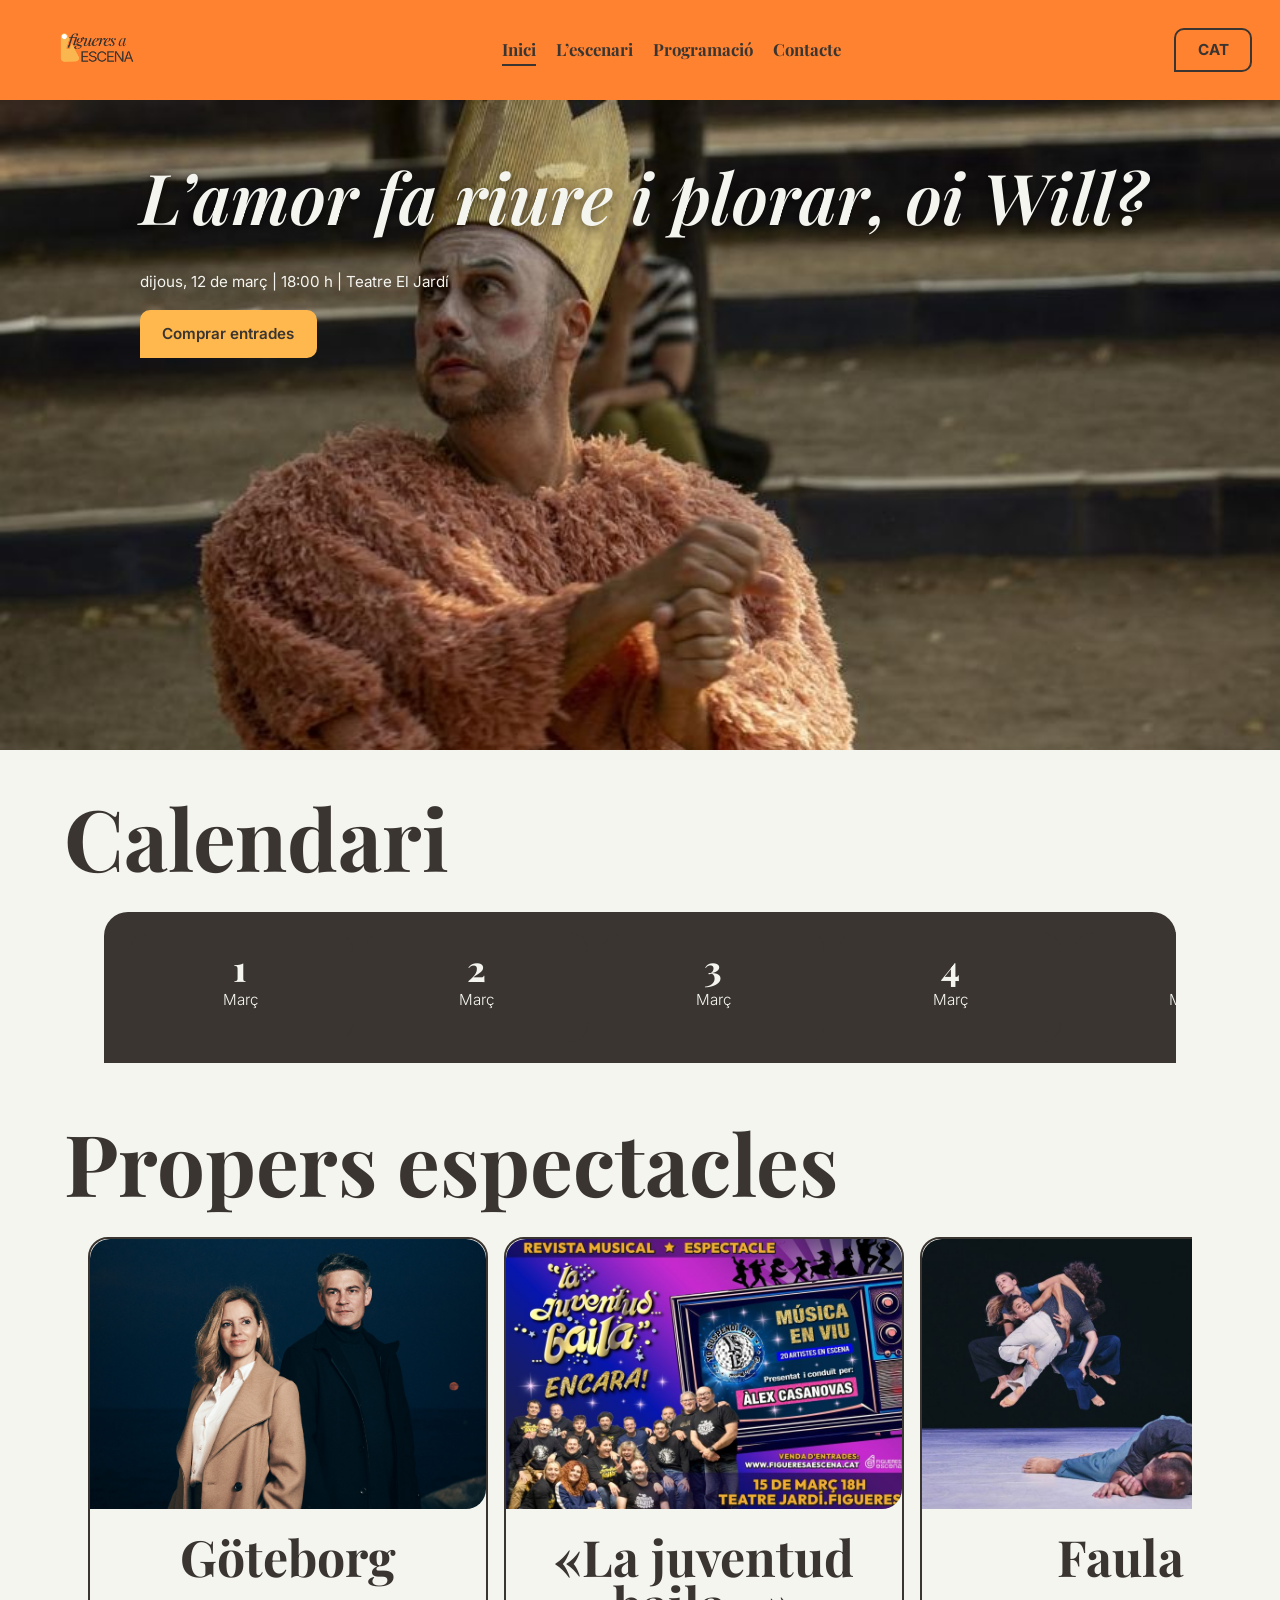
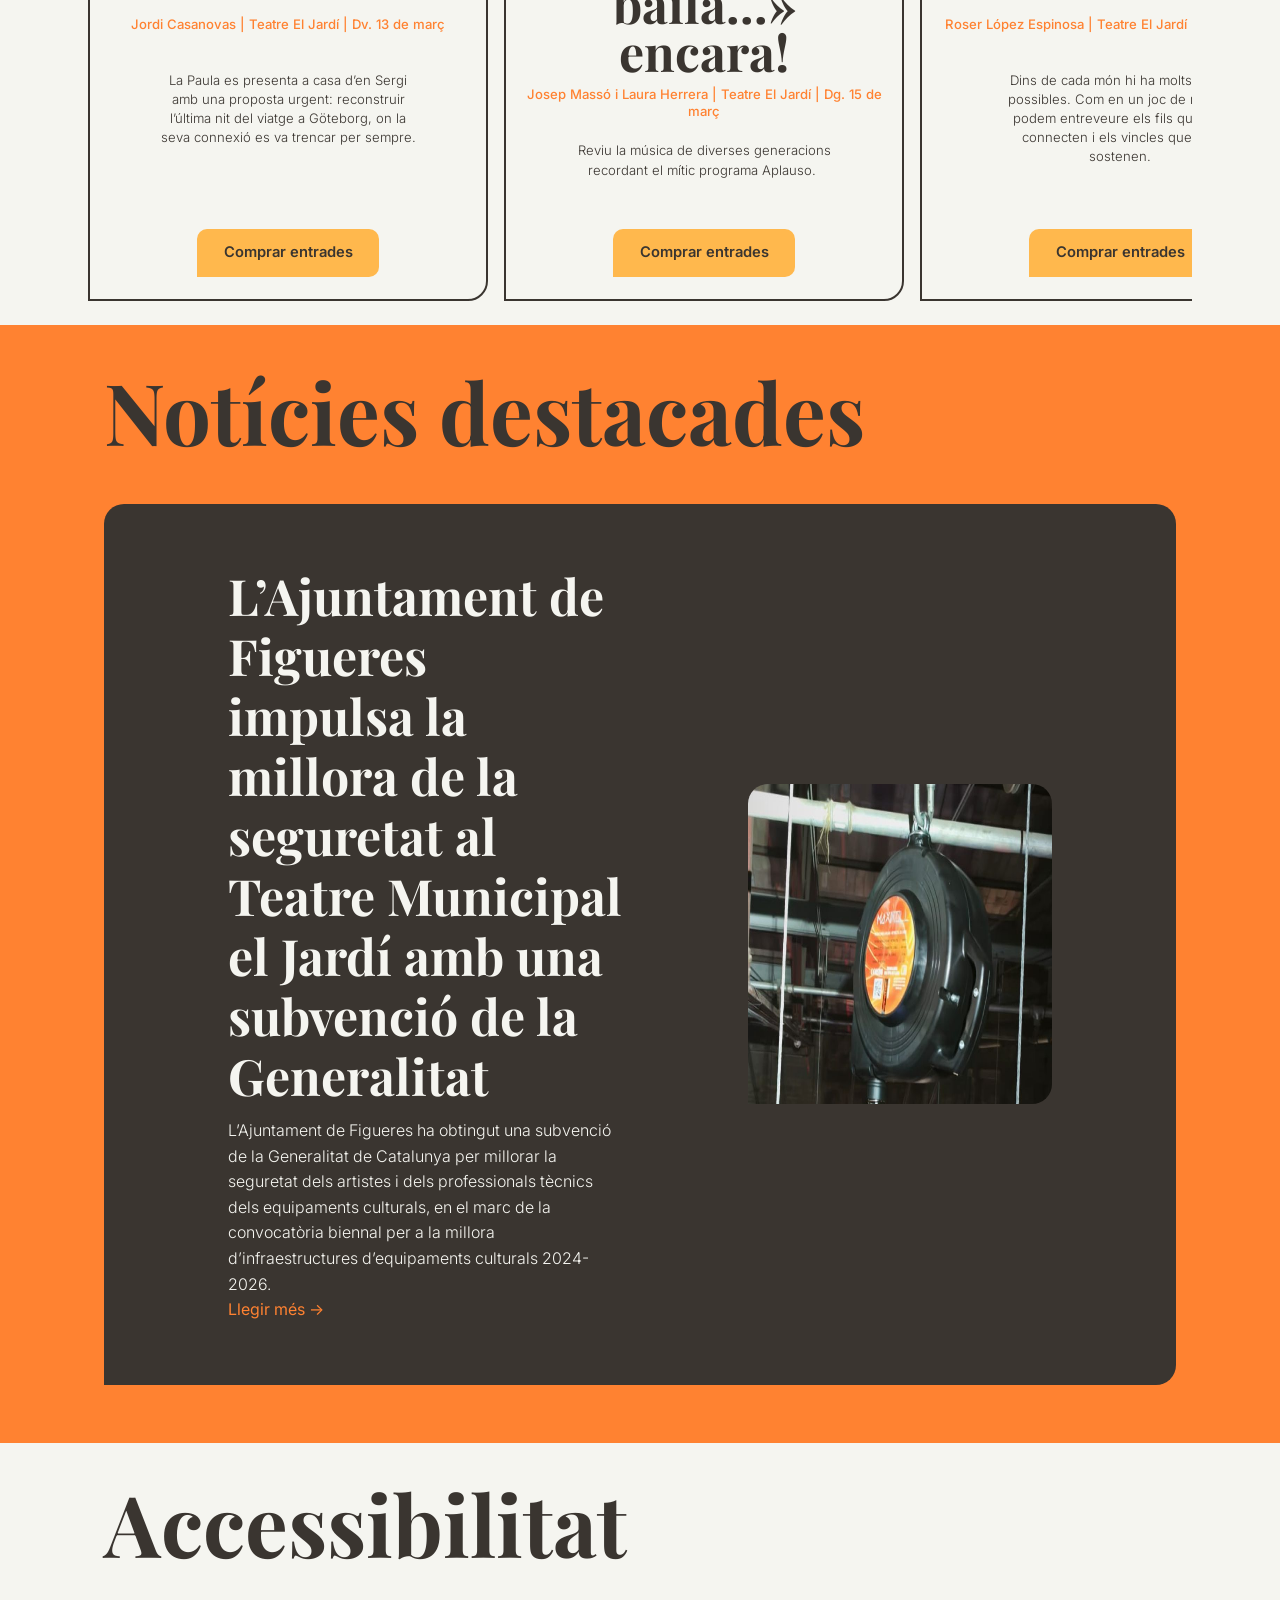
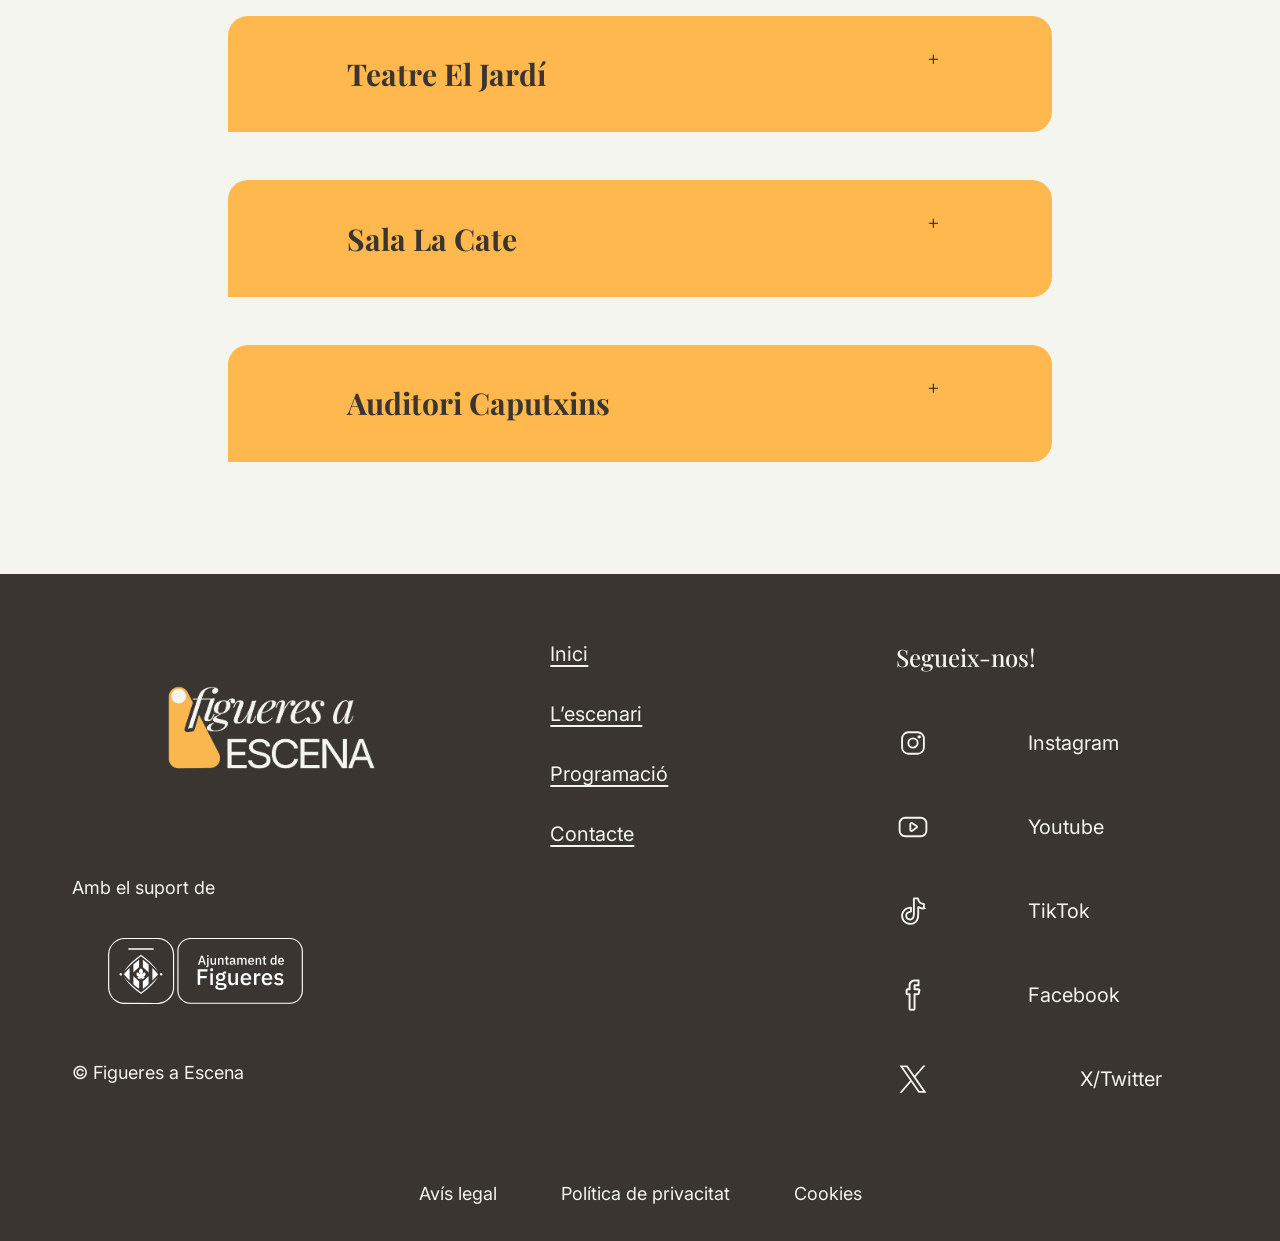
<file: index.html>
<!DOCTYPE html>
<html lang="ca">
  <head>
    <meta charset="UTF-8" />
    <title>Inici | Figueres a Escena</title>
    <meta name="viewport" content="width=device-width, initial-scale=1">
    <link rel="stylesheet" href="css/styles-inici.css">
    <link rel="preconnect" href="https://fonts.googleapis.com">
    <link rel="preconnect" href="https://fonts.gstatic.com" crossorigin>
    <link href="https://fonts.googleapis.com/css2?family=Playfair+Display:ital,wght@0,400..900;1,400..900&display=swap" rel="stylesheet">
    <link rel="preconnect" href="https://fonts.googleapis.com">
    <link rel="preconnect" href="https://fonts.gstatic.com" crossorigin>
    <link href="https://fonts.googleapis.com/css2?family=Inter:ital,opsz,wght@0,14..32,100..900;1,14..32,100..900&display=swap" rel="stylesheet">
    <link rel="icon" type="image/jpeg" href="media/favicon_figueres.png">
  </head>
  <body>
    <header class="site-header">
      <nav class="nav-principal" aria-label="Navegació principal">

        <a href="inici.html" class="logo-nav">
              <img
              src="media/logos-colorifavicon.png"
              alt="Logotip Figueres a Escena"
              class="brand-logo"
              width="140"
              height="40"
              />
         </a>
         
    <button class="boton-menu" type="button" title="abrir-cerrar-menu" aria-label="Obrir o tancar menú">
      <span></span>
      <span></span>
      <span></span>
    </button>

    <ul id="menu-principal">
      <li><a href="inici.html" class="nav-link nav-link--active">Inici</a></li>
      <li><a href="lescenari.html" class="nav-link">L’escenari</a></li>
      <li><a href="programacio.html" class="nav-link">Programació</a></li>
      <li><a href="contacte.html" class="nav-link">Contacte</a></li>
    </ul>
    
    <button class="canvi-idioma" type="button" aria-label="Canvia l’idioma a català">
          CAT
    </button>
  </nav>
</header>
    <main id="main">
      <!-- HERO -->
      <section class="hero" aria-labelledby="hero-title">
        <div class="hero-media">
          <img
            src="media/parkingshakespear_retallat.jpg-870x580.jpg"
            alt="Actor a l’escenari amb coroneta"
            class="hero-image"
            width="1440"
            height="600"
          />
        </div>
        <div class="hero-content">
          <h1 id="hero-title">L’amor fa riure i plorar, oi Will?</h1>
          <p class="hero-meta">dijous, 12 de març | 18:00 h | Teatre El Jardí</p>
          <button class="btn btn-comprar-hero" type="button">Comprar entrades</button>
        </div>
      </section>

      <!-- CALENDARI -->
      <section class="calendar-section" aria-labelledby="calendar-title">
        <div class="section-header">
          <h2>Calendari</h2>
          <div class="calendar-controls">
          </div>
        </div>

        <div class="calendar-strip" data-calendar-strip>
          <!-- Els dies són d’exemple, pots generar-los dinàmicament si vols -->
          <button class="calendar-day">
            <span class="calendar-day__number">1</span>
            <span class="calendar-day__month">Març</span>
          </button>
          
          <button class="calendar-day">
            <span class="calendar-day__number">2</span>
            <span class="calendar-day__month">Març</span>
          </button>
          <button class="calendar-day">
            <span class="calendar-day__number">3</span>
            <span class="calendar-day__month">Març</span>
          </button>
          <button class="calendar-day">
            <span class="calendar-day__number">4</span>
            <span class="calendar-day__month">Març</span>
          </button>
          <button class="calendar-day">
            <span class="calendar-day__number">5</span>
            <span class="calendar-day__month">Març</span>
          </button>
          <button class="calendar-day">
            <span class="calendar-day__number">6</span>
            <span class="calendar-day__month">Març</span>
          </button>
          <button class="calendar-day">
            <span class="calendar-day__number">7</span>
            <span class="calendar-day__month">Març</span>
          </button>
          <button class="calendar-day">
            <span class="calendar-day__number">8</span>
            <span class="calendar-day__month">Març</span>
          </button>
          <button class="calendar-day">
            <span class="calendar-day__number">9</span>
            <span class="calendar-day__month">Març</span>
          </button>
          <button class="calendar-day calendar-day--active">
            <span class="calendar-day__number">10</span>
            <span class="calendar-day__month">Març</span>
          </button>
          <button class="calendar-day">
            <span class="calendar-day__number">11</span>
            <span class="calendar-day__month">Març</span>
          </button>
          
          <!-- dia d'espectacle -->
          <button class="calendar-day" 
           data-date="12 de març"
           data-type="Teatre"
           data-title="Göteberg"
           data-time="20:00h"
           data-place="Teatre El Jardí"
           >
           
            <span class="calendar-day__number calendar-day-diaespectacle">12</span>
            <span class="calendar-day__month calendar-day-diaespectacle ">Març</span>
          </button>
          <div id="modal-dia" class="modal-dia oculto"></div>
          
          <button class="calendar-day">
            <span class="calendar-day__number">13</span>
            <span class="calendar-day__month">Març</span>
          </button>
          <button class="calendar-day">
            <span class="calendar-day__number">14</span>
            <span class="calendar-day__month">Març</span>
          </button>
          <button class="calendar-day">
            <span class="calendar-day__number">15</span>
            <span class="calendar-day__month">Març</span>
          </button>
          <button class="calendar-day">
            <span class="calendar-day__number">16</span>
            <span class="calendar-day__month">Març</span>
          </button>
          <button class="calendar-day">
            <span class="calendar-day__number">17</span>
            <span class="calendar-day__month">Març</span>
          </button>
          <button class="calendar-day">
            <span class="calendar-day__number">18</span>
            <span class="calendar-day__month">Març</span>
          </button>
          <button class="calendar-day">
            <span class="calendar-day__number">19</span>
            <span class="calendar-day__month">Març</span>
          </button>
          <button class="calendar-day">
            <span class="calendar-day__number">20</span>
            <span class="calendar-day__month">Març</span>
          </button>
          <button class="calendar-day">
            <span class="calendar-day__number">21</span>
            <span class="calendar-day__month">Març</span>
          </button>
        </div>
        
      </section>

      <!-- PROPERS ESPECTACLES -->
      <section
        class="shows-section"
        aria-labelledby="shows-title"
        id="programacio">
        <div class="section-header">
          <h2 class="titol-propers">Propers espectacles</h2>
          <div class="carousel-controls">
          </div>
        </div>

        <div class="shows-viewport" data-carousel-viewport>
          <div class="shows-track">
            <!-- Götebrog -->
            <article class="show-card">
              <img
                src="media/goteborg_comprimit.jpg-3907x5209.jpg"
                alt="Fotografia de l’espectacle Göteborg"
                class="show-card-image"
                width="400"
                height="260"
              />
              <div class="show-card-body">
               
                <h3>Göteborg</h3>
                <p class="show-card-info">
                  Jordi Casanovas | Teatre El Jardí | Dv. 13 de març
                </p>
                <p class="show-card-text">
                  La Paula es presenta a casa d’en Sergi amb una proposta urgent: reconstruir 
                  l’última nit del viatge a Göteborg, on la seva connexió es va trencar per sempre.
                </p>
                <a href="obra.goteberg.html" class="btn btn-comprar">Comprar entrades</a>
              </div>
              </article>
           
          

            <!-- La juventud baila -->
            
            <article class="show-card">
              <img
                src="media/ljbposterpromodefinitiu1_page-0001.jpg-870x580.jpg"
                alt="Cartell de l’espectacle La juventud baila encara"
                class="show-card-image"
                width="400"
                height="260"
              />
              <div class="show-card-body">
                <h3>«La juventud baila...» encara!</h3>
                <p class="show-card-info">
                  Josep Massó i Laura Herrera | Teatre El Jardí | Dg. 15 de
                  març
                </p>
                <p class="show-card-text">
                  Reviu la música de diverses generacions 
                  recordant el mític programa Aplauso. 
                </p>
                <a href="error404.html" class="btn btn-comprar">Comprar entrades</a>
              </div>
            </article>

            <!-- Faula -->
            <article class="show-card">
              <img
                src="media/faula.jpg-870x580.jpg"
                alt="Fotografia de l’espectacle Faula"
                class="show-card-image"
                width="400"
                height="260"
              />
              <div class="show-card-body">
                <h3>Faula</h3>
                <p class="show-card-info">
                  Roser López Espinosa | Teatre El Jardí | Dv. 20 de març
                </p>
                <p class="show-card-text">
                  Dins de cada món hi ha molts mons possibles. Com en un joc
                   de miralls, podem entreveure els fils que ens connecten i 
                   els vincles que ens sostenen.
                </p>
                <a href="error404.html" class="btn btn-comprar">Comprar entrades</a>
              </div>
            </article>
            
            <!-- Paula Valls -->
            <article class="show-card">
              <img
                src="media/paulavalls.jpg-870x580.jpg" alt="Fotografia de l’espectacle Faula" class="show-card-image" width="400" height="260"/>
              <div class="show-card-body">
                <h3>Paula Valls</h3>
                <p class="show-card-info">
                  66 BUTAQUES | Sala Toni Montal (La Cate) | Dv. 21 de març
                </p>
                <p class="show-card-text">
                  Després del seu precoç debut amb només 16 anys, assolit 
                  amb èxit, Paula Valls porta al 66butaques el concert de gira
                   dels deu anys damunt els escenaris
                </p>
               <a href="error404.html" class="btn btn-comprar">Comprar entrades</a>
              </div>
            </article>
            
            <!--nallar-->
            <article class="show-card">
              <img
                src="media/nallar_comprimit.jpg-870x580.jpg" alt="Fotografia de l’espectacle nallar" class="show-card-image" width="400" height="260"/>
              <div class="show-card-body">
                <h3>Nallar</h3>
                <p class="show-card-info">
                  Inspira Teatre | Teatre El Jardí | Dg. 22 de març
                </p>
                <p class="show-card-text">
                  Nallar és una peça cantada que homenatja la saviesa de les dones que treballen la terra amb les mans, que ens transporta a un món de calidesa, arrel i llar.
                </p>
                <a href="error404.html" class="btn btn-comprar">Comprar entrades</a>
              </div>
            </article>
            
            <!-- mapa de ball-->
            <article class="show-card">
              <img
                src="media/mapadeball.jpg-870x580.jpg" alt="Fotografia de l’espectacle mapa de ball" class="show-card-image" width="400" height="260"/>
              <div class="show-card-body">
                <h3>Mapadeball 2026 ∙ Altres mirades</h3>
                <p class="show-card-info">
                  Projecte educatiu | Teatre El Jardí | Dimecres 25 i dijous 26 de març
                </p>
                <p class="show-card-text">
                  Després del seu precoç debut amb només 16 anys, assolit 
                  amb èxit, Paula Valls porta al 66butaques el concert de gira
                   dels deu anys damunt els escenaris
                </p>
                <a href="error404.html" class="btn btn-comprar">Comprar entrades</a>
              </div>
            </article>
          </div>
        </div>
      </section>

      <!-- NOTÍCIES -->
      <section class="seccio-noticies" aria-labelledby="news-title">
       <div class="contenidor-notices">
        <h2 class=noticies-titol>Notícies destacades</h2>

        <article class="notices-card">
          <div class="news-card-contingut">
            <h3 class="titol-noticies">
             L’Ajuntament de Figueres impulsa la millora de la seguretat al Teatre Municipal el Jardí amb una subvenció de la Generalitat
            </h3>
            <p>
              L’Ajuntament de Figueres ha obtingut una subvenció de la Generalitat de Catalunya per millorar la seguretat dels artistes i dels professionals tècnics dels equipaments culturals, en el marc de la convocatòria biennal per a la millora d’infraestructures d’equipaments culturals 2024-2026.
            </p>
            <a href="error404.html" class="enllac-llegir">Llegir més → </a>
          </div>
          <div>
            <img
              src="media/whatsappimage2025-12-18at16.52.42.jpeg-870x579.jpg"
              alt="Equipament tècnic al teatre"
              width="320"
              height="200" class="imatge-noticies"/>
          </div>
        </article>
        </div>
      </section>

      <!-- ACCESSIBILITAT (ACORDEÓ) -->
      <section
        class="access-section"
        aria-labelledby="access-title"
        id="espai" >
        <h2 class=titol-accessibilitat>Accessibilitat</h2>
        <div>
        <div class="accordion">
          <div class="acordeo-info">
             <div class="acordeo-items">
              <button type="button" class="acordeo-toggle">
                <span>Teatre El Jardí</span>
                <span class="acordeo-icon">+</span>
              </button>
              <div id="acordeo-interpretacio" class="acordeo-contingut oculto">
                <ul>
                    <li>Disposa d'un ascensor per accedir a les diferents plantes de l'equipament.</li>
                    <li>Els equipaments disposen d’espais reservats a cadires de rodes, disponibles en la venda online o bé demanant-ho al personal de taquilla.</li>
                    <li>Els equipaments disposen d’alçadors per facilitar la visibilitat als més menuts. Cal demanar-los al personal.</li>
                    <li>Els tres equipaments disposen de bucle magnètic, un sistema de transmissió del so per a persones amb capacitat auditiva reduïda. Aquest servei s’adreça a persones portadores d’audiòfons o d’implants coclears.</li>
                </ul>
              </div>
              </div>
          </div>
          </div>
           
            <div class="acordeo-info">
             <div class="acordeo-items">
              <button type="button" class="acordeo-toggle">
                <span>Sala La Cate</span>
                <span class="acordeo-icon">+</span>
              </button>
              <div id="salalacate" class="acordeo-contingut oculto">
                <ul>
                    <li>Els equipaments disposen d’espais reservats a cadires de rodes, disponibles en la venda online o bé demanant-ho al personal de taquilla.</li>
                    <li>Els equipaments disposen d’espais reservats a cadires de rodes, disponibles en la venda online o bé demanant-ho al personal de taquilla.</li>
                    <li>Els equipaments disposen d’alçadors per facilitar la visibilitat als més menuts. Cal demanar-los al personal de sala.</li>
                    <li>Els equipaments disposen d’auriculars per a persones amb pèrdua auditiva que permeten seguir correctament tot l’espectacle amb el so amplificat. Cal demanar-los al personal de sala.</li>
                </ul>
              </div>
              </div>
          </div>
            <div>
          <div class="acordeo-info">
             <div class="acordeo-items">
              <button type="button" class="acordeo-toggle">
                <span>Auditori Caputxins</span>
                <span class="acordeo-icon">+</span>
              </button>
              <div id="auditori" class="acordeo-contingut oculto">
                <ul>
                    <li>Els equipaments disposen d’espais reservats a cadires de rodes, disponibles en la venda online o bé demanant-ho al personal de taquilla.</li>
                    <li>Els equipaments disposen d’auriculars per a persones amb pèrdua auditiva que permeten seguir correctament tot l’espectacle amb el so amplificat. Cal demanar-los al personal de sala.</li>
                </ul>
              </div>
              </div>
          </div>
          </div>
        </div>
      </section>
    </main>

    <!-- footer -->
  <footer class="site-footer">
  <div class="footer-main">
    <div class="footer-brand">
        <img src="media/logo_negatiu.png" class="footer-logo" alt="Figueres a Escena" />

      <div class="footer-support">
        <p>Amb el suport de</p>

        <div class="footer-support-logos">
          <img src="media/logo-aj-figueres-blanc.svg" alt="Ajuntament de Figueres" />
        </div>
      </div>
      
      <p class="footer-copy">© Figueres a Escena</p>
    </div>
    
    <nav class="footer-nav" aria-label="Navegació del footer">
      <a href="inici.html">Inici</a>
      <a href="lescenari.html">L’escenari</a>
      <a href="programacio.html">Programació</a>
      <a href="contacte.html">Contacte</a>
    </nav>
    
    <div class="footer-social">
      <h3>Segueix-nos!</h3>
      
      <a href="https://www.instagram.com/figueresaescena_/" target="_blank" rel="noopener noreferrer">
        <img src="assets/instagram-blanc.svg" alt="" aria-hidden="true" />
        <span>Instagram</span>
      </a>
      
      <a href="https://www.youtube.com/channel/UCUysJDxSkF0yMtSWq9Wa2jw" target="_blank" rel="noopener noreferrer">
        <img src="assets/youtube-blanc.svg" alt="" aria-hidden="true" />
        <span>Youtube</span>
      </a>
      
      <a href="https://www.tiktok.com/@figueresaescena" target="_blank" rel="noopener noreferrer">
        <img src="assets/tiktok-blanc.svg" alt="" aria-hidden="true" />
        <span>TikTok</span>
      </a>
      
      <a href="https://www.facebook.com/figueresaescena/" target="_blank" rel="noopener noreferrer">
        <img src="assets/facebook-blanc.svg" alt="" aria-hidden="true" />
        <span>Facebook</span>
      </a>
      
      <a href="https://x.com/figueresaescena" target="_blank" rel="noopener noreferrer">
        <img src="assets/x-blanc.svg" alt="" aria-hidden="true" />
            <svg viewBox="0 0 24 24" aria-hidden="true">
                <path fill="currentColor" d="..." />
              </svg>
        <span>X/Twitter</span>
      </a>
    </div>
  </div>
  
  <div class="footer-bottom">
    <a href="/avis-legal">Avís legal</a>
    <a href="/politica-privacitat">Política de privacitat</a>
    <a href="/cookies">Cookies</a>
  </div>
</footer>
    <script src="js/inici.js"></script>
    <script src="js/tornar.js"></script>
    <script src="js/menu.js"></script>
  </body>
</html>
</file>
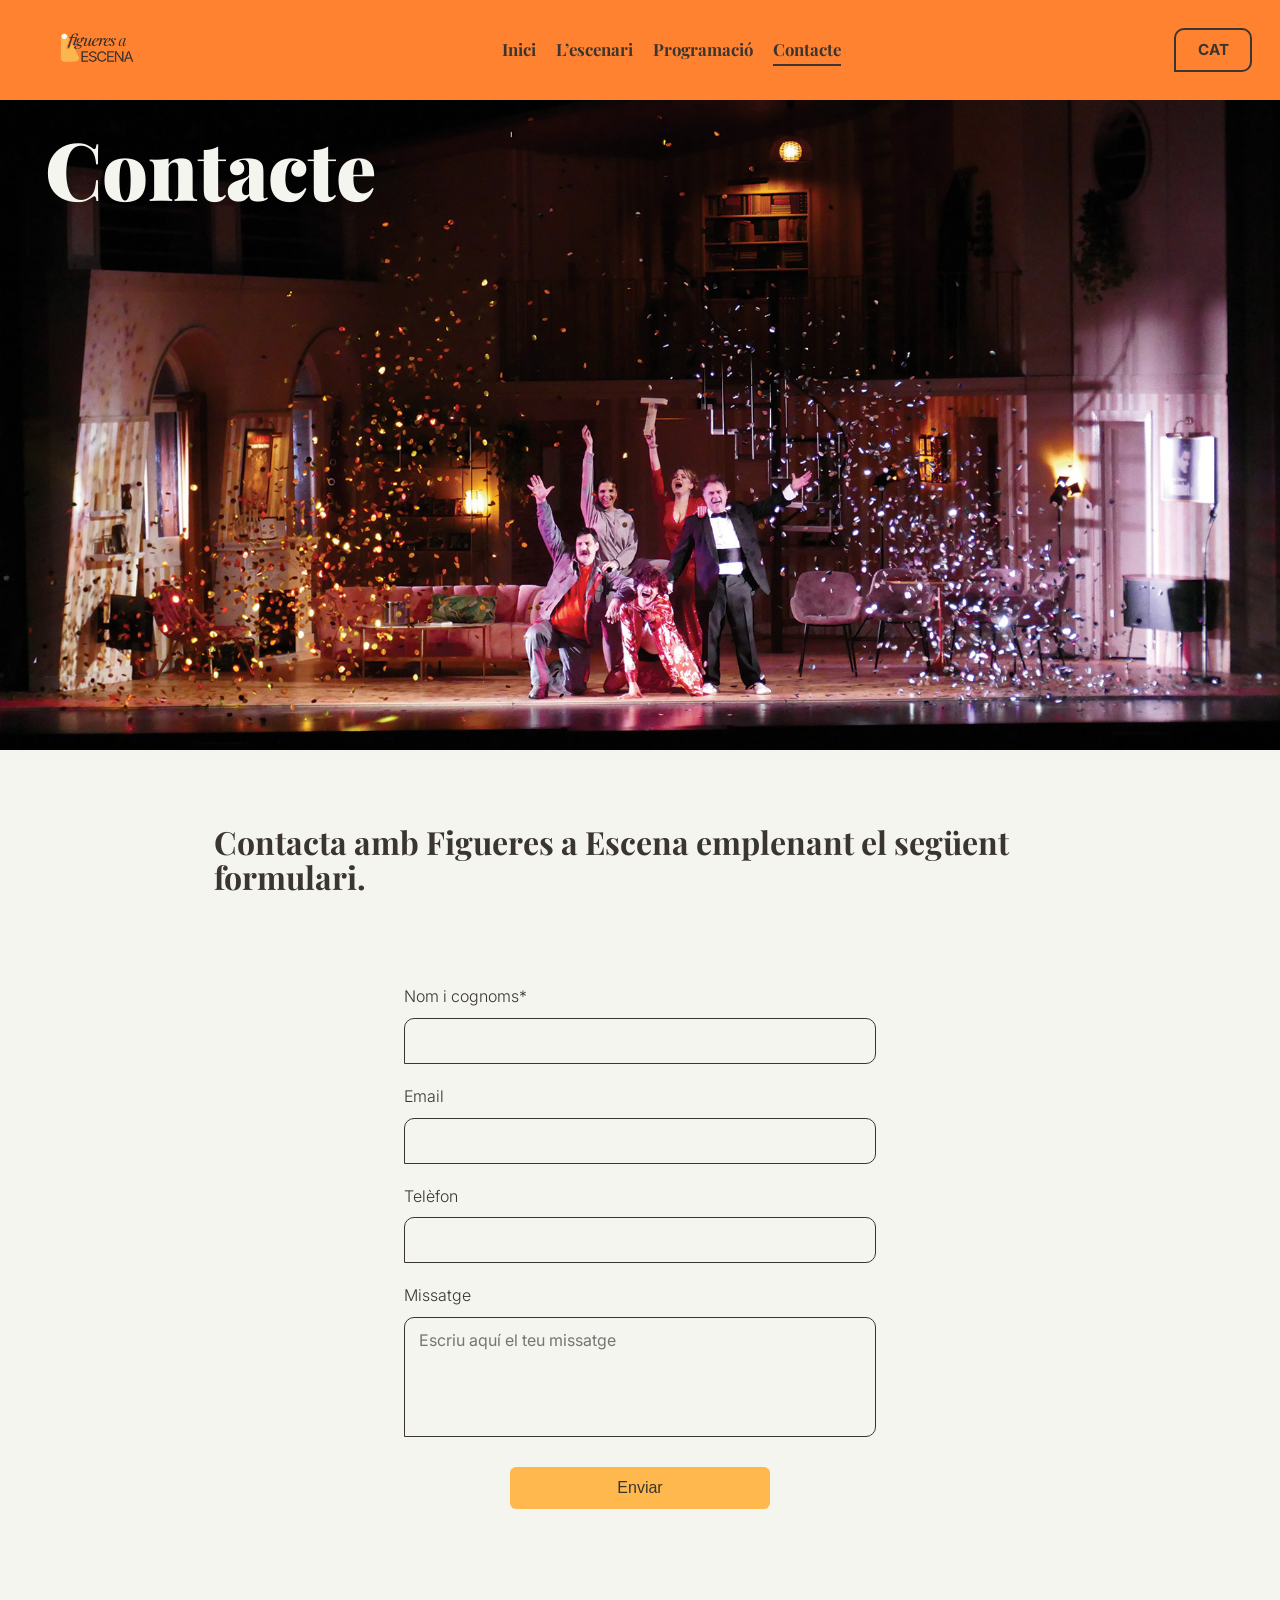
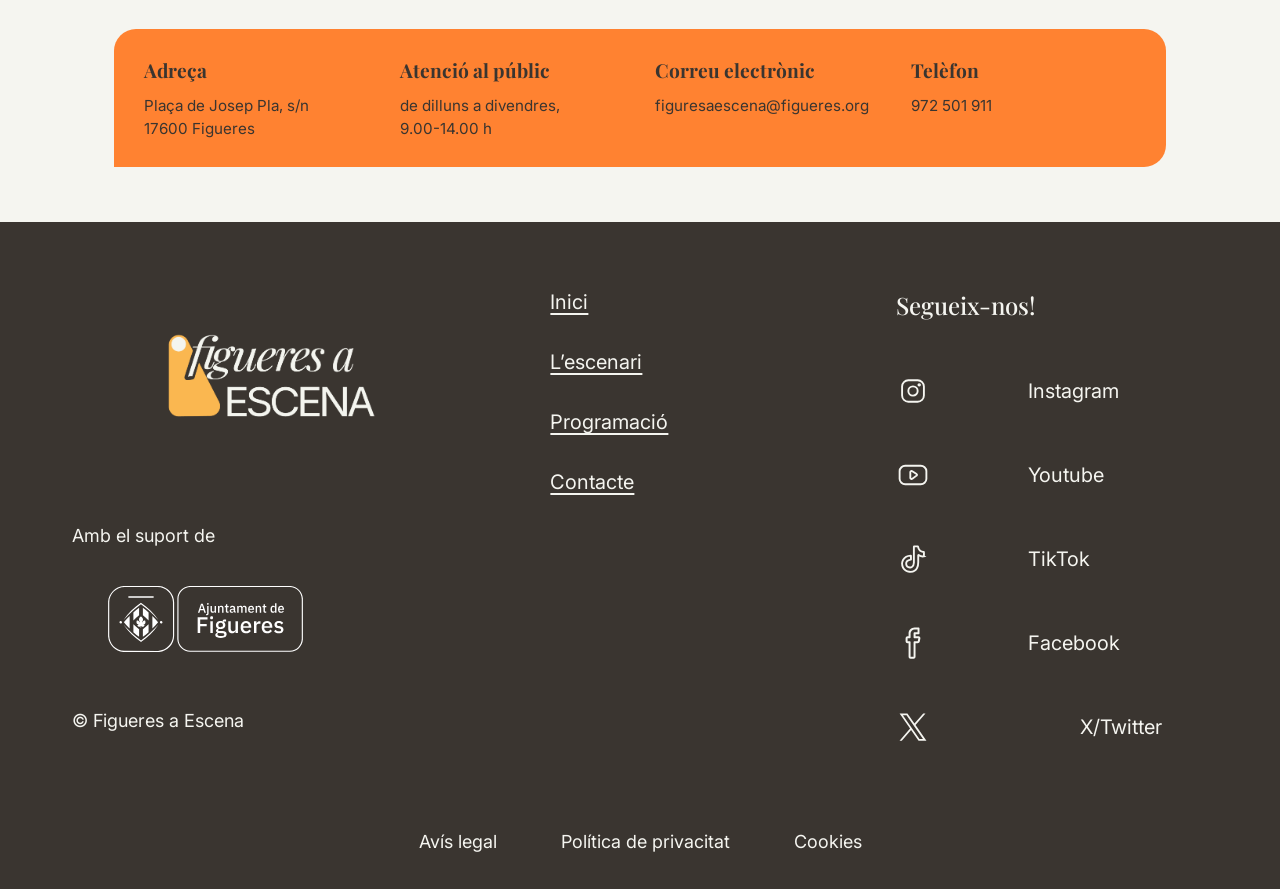
<file: contacte.html>
<!DOCTYPE html>
<html lang="ca">
    <head>
        <meta charset="UTF-8" />
        <title>Contacte | Figueres a Escena</title>
        <meta name="viewport" content="width=device-width, initial-scale=1">
        <link rel="stylesheet" href="css/styles-inici.css">
        <link rel="preconnect" href="https://fonts.googleapis.com">
        <link rel="preconnect" href="https://fonts.gstatic.com" crossorigin>
        <link rel="preconnect" href="https://fonts.googleapis.com">
        <link rel="preconnect" href="https://fonts.gstatic.com" crossorigin>
        <link href="https://fonts.googleapis.com/css2?family=Playfair+Display:ital,wght@0,400..900;1,400..900&display=swap" rel="stylesheet">
        <link href="https://fonts.googleapis.com/css2?family=Inter:ital,opsz,wght@0,14..32,100..900;1,14..32,100..900&display=swap" rel="stylesheet">
        <link rel="icon" type="image/jpeg" href="media/favicon_figueres.png">
    </head>
    <body>
        <header class="site-header">
      <nav class="nav-principal" aria-label="Navegació principal">

        <a href="index.html" class="logo-nav">
              <img
              src="media/logos-colorifavicon.png"
              alt="Logotip Figueres a Escena"
              class="brand-logo"
              width="140"
              height="40"
              />
         </a>
         
    <button class="boton-menu" type="button" title="abrir-cerrar-menu" aria-label="Obrir o tancar menú">
      <span></span>
      <span></span>
      <span></span>
    </button>

    <ul id="menu-principal">
      <li><a href="index.html" class="nav-link">Inici</a></li>
      <li><a href="lescenari.html" class="nav-link">L’escenari</a></li>
      <li><a href="programacio.html" class="nav-link">Programació</a></li>
      <li><a href="contacte.html" class="nav-link nav-link--active">Contacte</a></li>
    </ul>
    
    <button class="canvi-idioma" type="button" aria-label="Canvia l’idioma a català">
          CAT
    </button>
  </nav>
</header>
    <main>
    <section class="hero-contacte">
      <img src="media/elgrancomediant-joeljoan-novembre2021.jpg-1800x1200.jpg" alt="Escena teatral" class="hero-contacte-img">
      <h1>Contacte</h1>
    </section>

    <section class="intro-contacte">
      <h2>Contacta amb Figueres a Escena emplenant el següent formulari.</h2>
    </section>

    <section class="formulari-seccio">
      <form id="formulari">
        <p>Nom i cognoms*</p>
        <input class="campsText" type="text">

        <p>Email</p>
        <input class="campsText" type="email">

        <p>Telèfon</p>
        <input class="campsText" type="tel">

        <p>Missatge</p>
        <textarea id="quadre" placeholder="Escriu aquí el teu missatge"></textarea>

        <input type="submit" value="Enviar" id="botoEnviar">
      </form>
    </section>

    <section class="info-contacte">
      <div class="info-box">
        <div class="info-item">
          <h3>Adreça</h3>
          <p>Plaça de Josep Pla, s/n<br>17600 Figueres</p>
        </div>

        <div class="info-item">
          <h3>Atenció al públic</h3>
          <p>de dilluns a divendres,<br>9.00-14.00 h</p>
        </div>

        <div class="info-item">
          <h3>Correu electrònic</h3>
          <p>figuresaescena@figueres.org</p>
        </div>

        <div class="info-item">
          <h3>Telèfon</h3>
          <p>972 501 911</p>
        </div>
      </div>
    </section>
  </main>

   <footer class="site-footer">
  <div class="footer-main">
    <div class="footer-brand">
        <img src="media/logo_negatiu.png" class="footer-logo" alt="Figueres a Escena" />

      <div class="footer-support">
        <p>Amb el suport de</p>

        <div class="footer-support-logos">
          <img src="media/logo-aj-figueres-blanc.svg" alt="Ajuntament de Figueres" />
        </div>
      </div>
      
      <p class="footer-copy">© Figueres a Escena</p>
    </div>
    
    <nav class="footer-nav" aria-label="Navegació del footer">
      <a href="inici.html">Inici</a>
      <a href="lescenari.html">L’escenari</a>
      <a href="programacio.html">Programació</a>
      <a href="contacte.html">Contacte</a>
    </nav>
    
    <div class="footer-social">
      <h3>Segueix-nos!</h3>
      
      <a href="https://www.instagram.com/figueresaescena_/" target="_blank" rel="noopener noreferrer">
        <img src="assets/instagram-blanc.svg" alt="" aria-hidden="true" />
        <span>Instagram</span>
      </a>
      
      <a href="https://www.youtube.com/channel/UCUysJDxSkF0yMtSWq9Wa2jw" target="_blank" rel="noopener noreferrer">
        <img src="assets/youtube-blanc.svg" alt="" aria-hidden="true" />
        <span>Youtube</span>
      </a>
      
      <a href="https://www.tiktok.com/@figueresaescena" target="_blank" rel="noopener noreferrer">
        <img src="assets/tiktok-blanc.svg" alt="" aria-hidden="true" />
        <span>TikTok</span>
      </a>
      
      <a href="https://www.facebook.com/figueresaescena/" target="_blank" rel="noopener noreferrer">
        <img src="assets/facebook-blanc.svg" alt="" aria-hidden="true" />
        <span>Facebook</span>
      </a>
      
      <a href="https://x.com/figueresaescena" target="_blank" rel="noopener noreferrer">
        <img src="assets/x-blanc.svg" alt="" aria-hidden="true" />
            <svg viewBox="0 0 24 24" aria-hidden="true">
                <path fill="currentColor" d="..." />
              </svg>
        <span>X/Twitter</span>
      </a>
    </div>
  </div>
  
  <div class="footer-bottom">
    <a href="/avis-legal">Avís legal</a>
    <a href="/politica-privacitat">Política de privacitat</a>
    <a href="/cookies">Cookies</a>
  </div>
</footer>
</body>
</html>
</file>
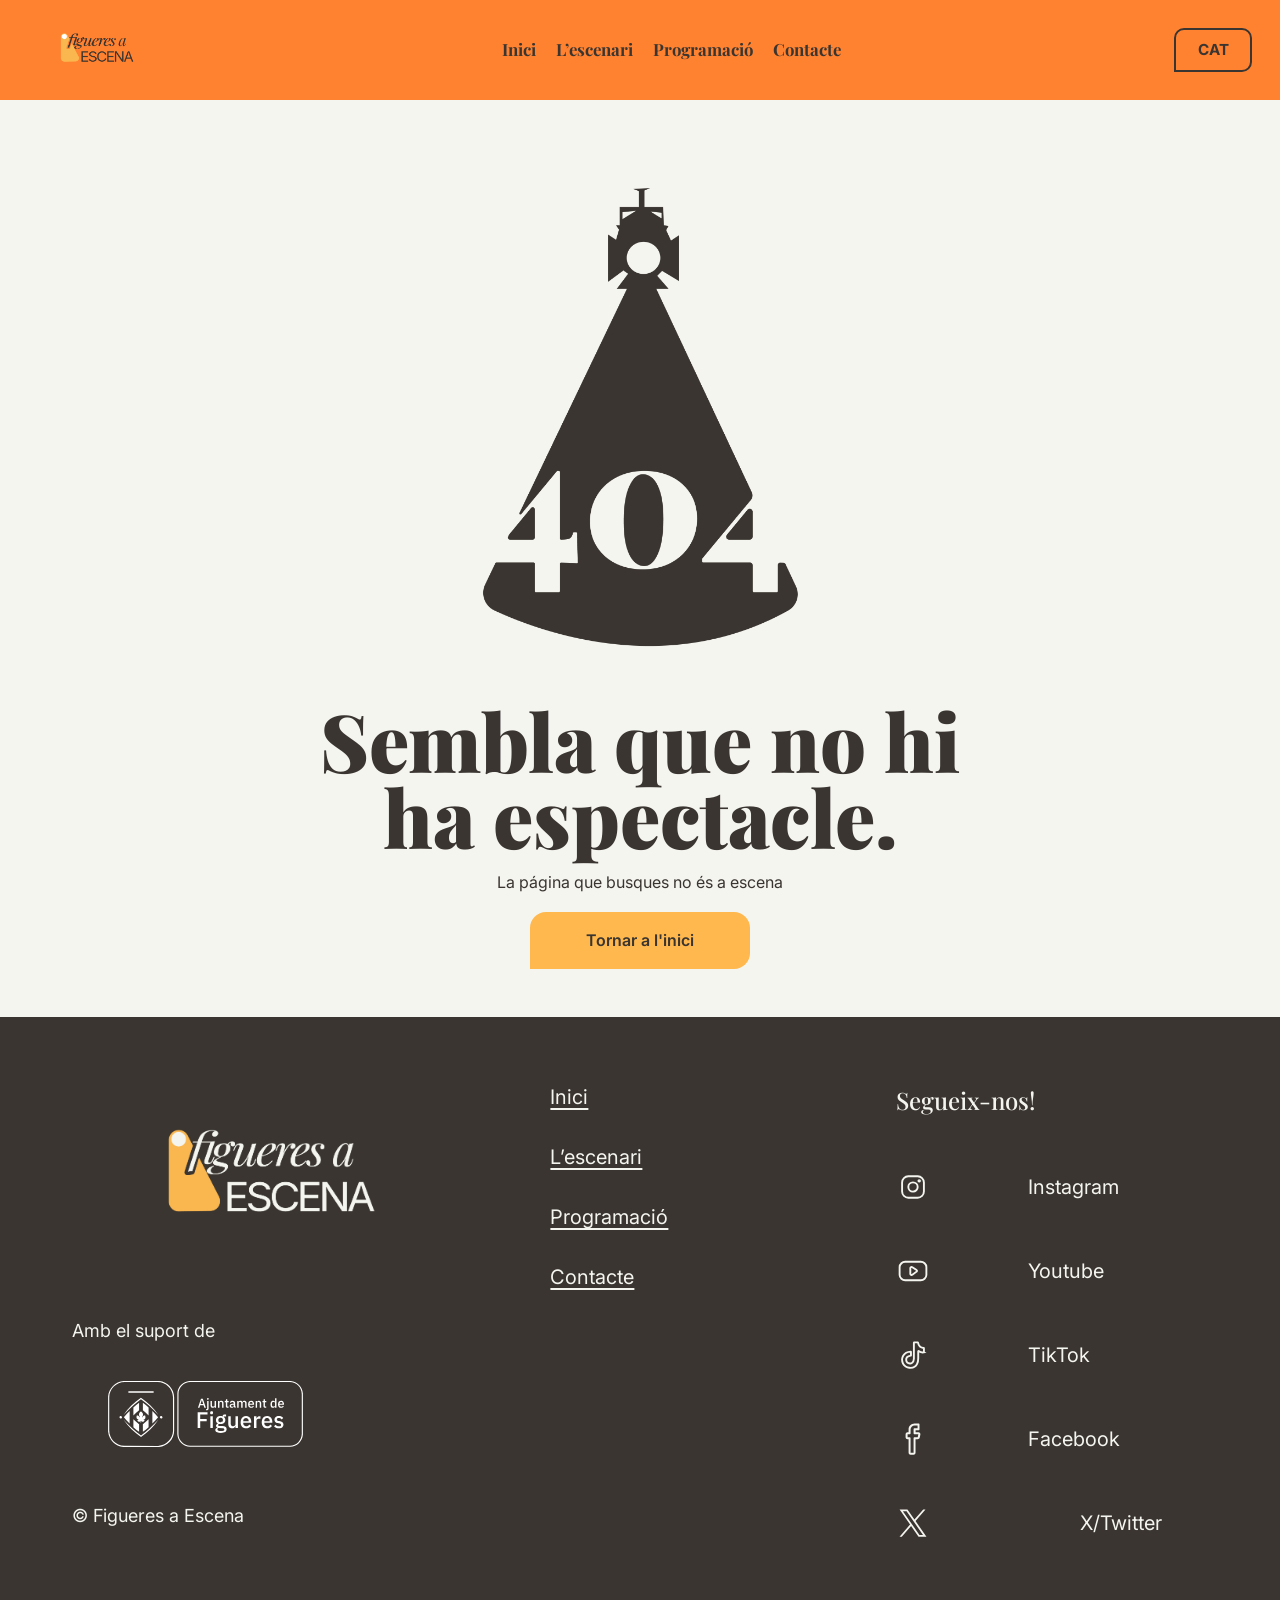
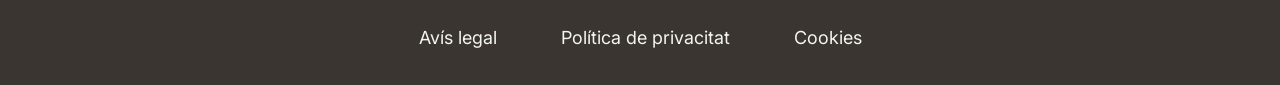
<file: error404.html>
<!DOCTYPE html>
<html lang="ca">
    <head>
        <meta charset="UTF-8" />
        <title>Error 404</title>
        <meta name="viewport" content="width=device-width, initial-scale=1">
    <link rel="stylesheet" href="css/styles-inici.css">
    <link rel="preconnect" href="https://fonts.googleapis.com">
    <link rel="preconnect" href="https://fonts.gstatic.com" crossorigin>
    <link href="https://fonts.googleapis.com/css2?family=Playfair+Display:ital,wght@0,400..900;1,400..900&display=swap" rel="stylesheet">
    <link rel="preconnect" href="https://fonts.googleapis.com">
    <link rel="preconnect" href="https://fonts.gstatic.com" crossorigin>
    <link href="https://fonts.googleapis.com/css2?family=Inter:ital,opsz,wght@0,14..32,100..900;1,14..32,100..900&display=swap" rel="stylesheet">
    <link rel="icon" type="image/jpeg" href="media/favicon_figueres.png">
    </head>
    <body>
        <header class="site-header">
      <nav class="nav-principal" aria-label="Navegació principal">

        <a href="index.html" class="logo-nav">
              <img
              src="media/logos-colorifavicon.png"
              alt="Logotip Figueres a Escena"
              class="brand-logo"
              width="140"
              height="40"
              />
         </a>
         
    <button class="boton-menu" type="button" title="abrir-cerrar-menu" aria-label="Obrir o tancar menú">
      <span></span>
      <span></span>
      <span></span>
    </button>

    <ul id="menu-principal">
      <li><a href="index.html" class="nav-link">Inici</a></li>
      <li><a href="lescenari.html" class="nav-link">L’escenari</a></li>
      <li><a href="programacio.html" class="nav-link">Programació</a></li>
      <li><a href="contacte.html" class="nav-link">Contacte</a></li>
    </ul>
    
    <button class="canvi-idioma" type="button" aria-label="Canvia l’idioma a català">
          CAT
    </button>
  </nav>
</header>
       <main class="error404">
        <section class="error404-content" aria-labelledby="error404-title">
            <img class="error404-imatge" src="media/error404.png" alt="il·lustració de l'error 404">
            <h1 id="error404-title">Sembla que no hi ha espectacle.</h1>
            <p class="error404-text">La página que busques no és a escena</p>
            
            <button class="error404-btn" type="button" id="tornar-inici">Tornar a l'inici</button>
            
        </section>
        </main>
        <footer class="site-footer">
  <div class="footer-main">
    <div class="footer-brand">
        <img src="media/logo_negatiu.png" class="footer-logo" alt="Figueres a Escena" />

      <div class="footer-support">
        <p>Amb el suport de</p>

        <div class="footer-support-logos">
          <img src="media/logo-aj-figueres-blanc.svg" alt="Ajuntament de Figueres" />
        </div>
      </div>
      
      <p class="footer-copy">© Figueres a Escena</p>
    </div>
    
    <nav class="footer-nav" aria-label="Navegació del footer">
      <a href="index.html">Inici</a>
      <a href="lescenari.html">L’escenari</a>
      <a href="programacio.html">Programació</a>
      <a href="contacte.html">Contacte</a>
    </nav>
    
    <div class="footer-social">
      <h3>Segueix-nos!</h3>
      
      <a href="https://www.instagram.com/figueresaescena_/" target="_blank" rel="noopener noreferrer">
        <img src="assets/instagram-blanc.svg" alt="" aria-hidden="true" />
        <span>Instagram</span>
      </a>
      
      <a href="https://www.youtube.com/channel/UCUysJDxSkF0yMtSWq9Wa2jw" target="_blank" rel="noopener noreferrer">
        <img src="assets/youtube-blanc.svg" alt="" aria-hidden="true" />
        <span>Youtube</span>
      </a>
      
      <a href="https://www.tiktok.com/@figueresaescena" target="_blank" rel="noopener noreferrer">
        <img src="assets/tiktok-blanc.svg" alt="" aria-hidden="true" />
        <span>TikTok</span>
      </a>
      
      <a href="https://www.facebook.com/figueresaescena/" target="_blank" rel="noopener noreferrer">
        <img src="assets/facebook-blanc.svg" alt="" aria-hidden="true" />
        <span>Facebook</span>
      </a>
      
      <a href="https://x.com/figueresaescena" target="_blank" rel="noopener noreferrer">
        <img src="assets/x-blanc.svg" alt="" aria-hidden="true" />
            <svg viewBox="0 0 24 24" aria-hidden="true">
                <path fill="currentColor" d="..." />
              </svg>
        <span>X/Twitter</span>
      </a>
    </div>
  </div>
  
  <div class="footer-bottom">
    <a href="/avis-legal">Avís legal</a>
    <a href="/politica-privacitat">Política de privacitat</a>
    <a href="/cookies">Cookies</a>
  </div>
</footer>
</footer>
        <script src="js/error404.js"></script>
    </body>
</html>
</file>
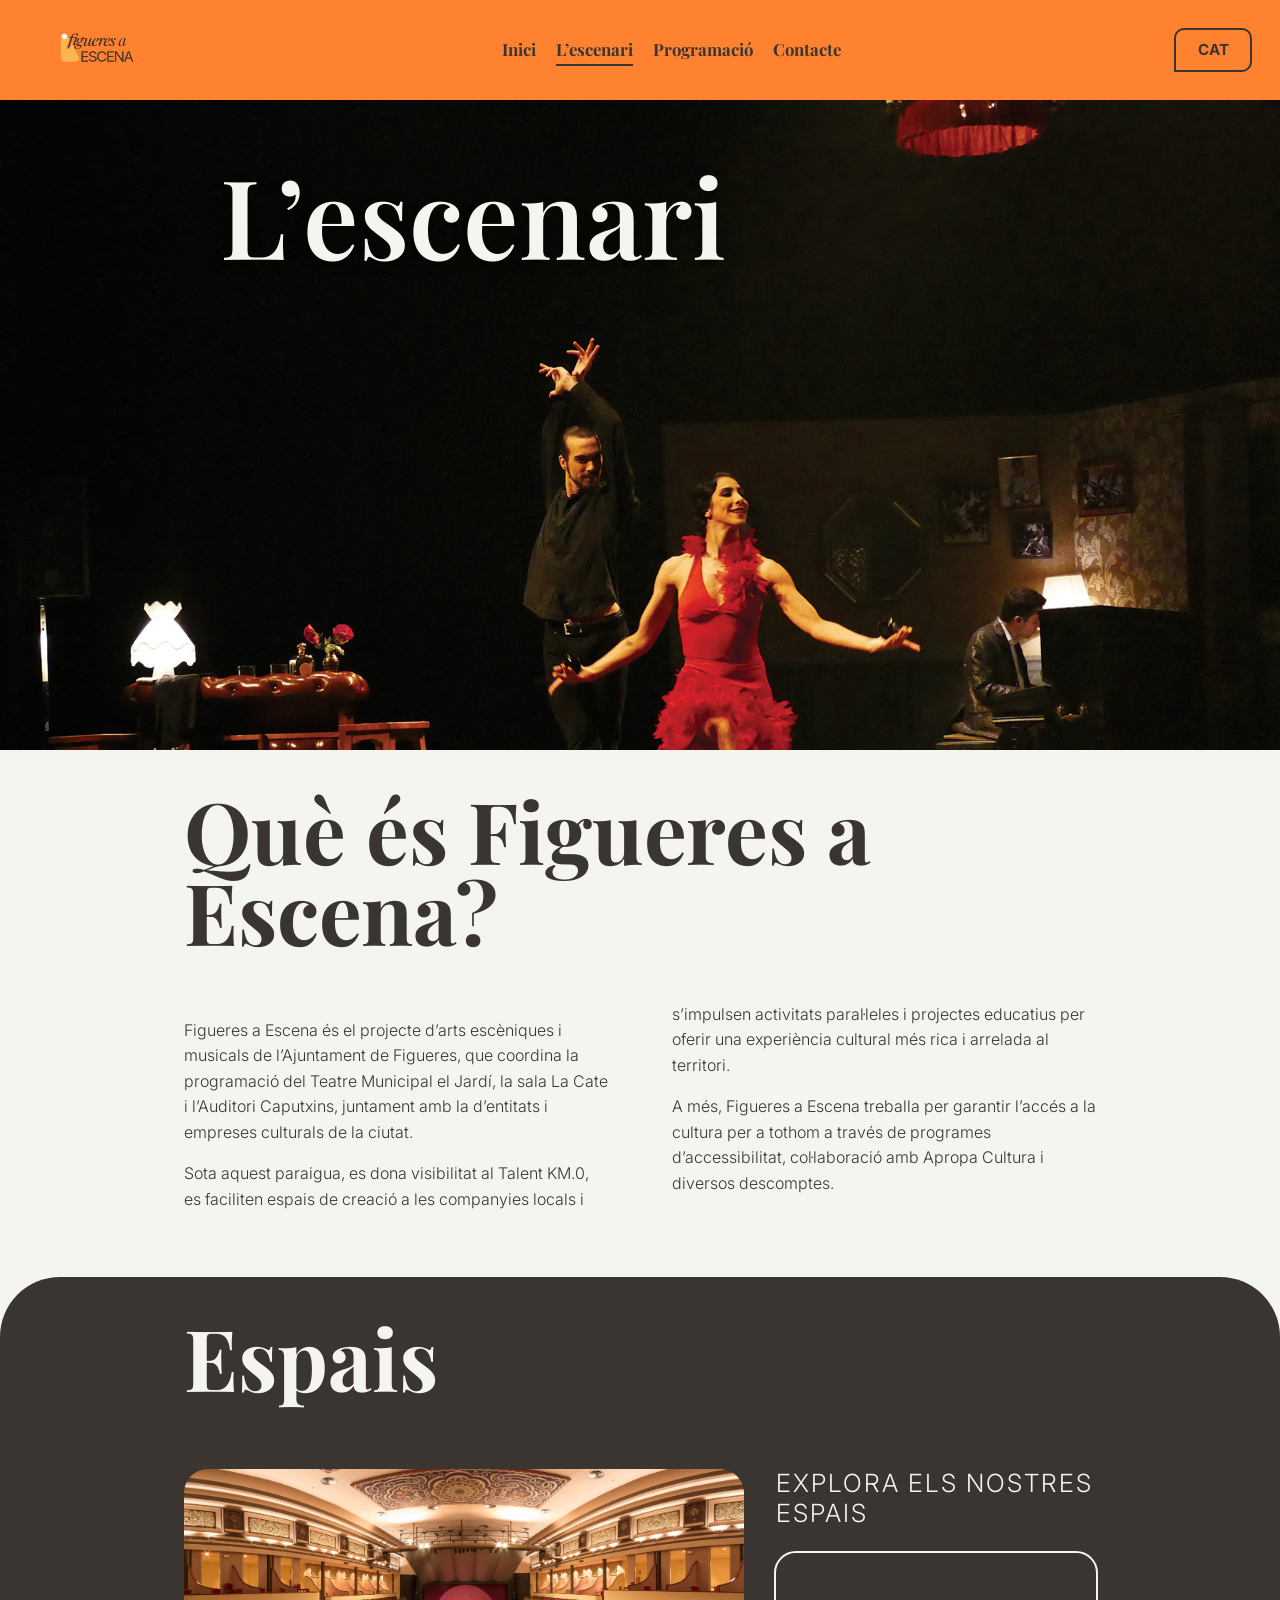
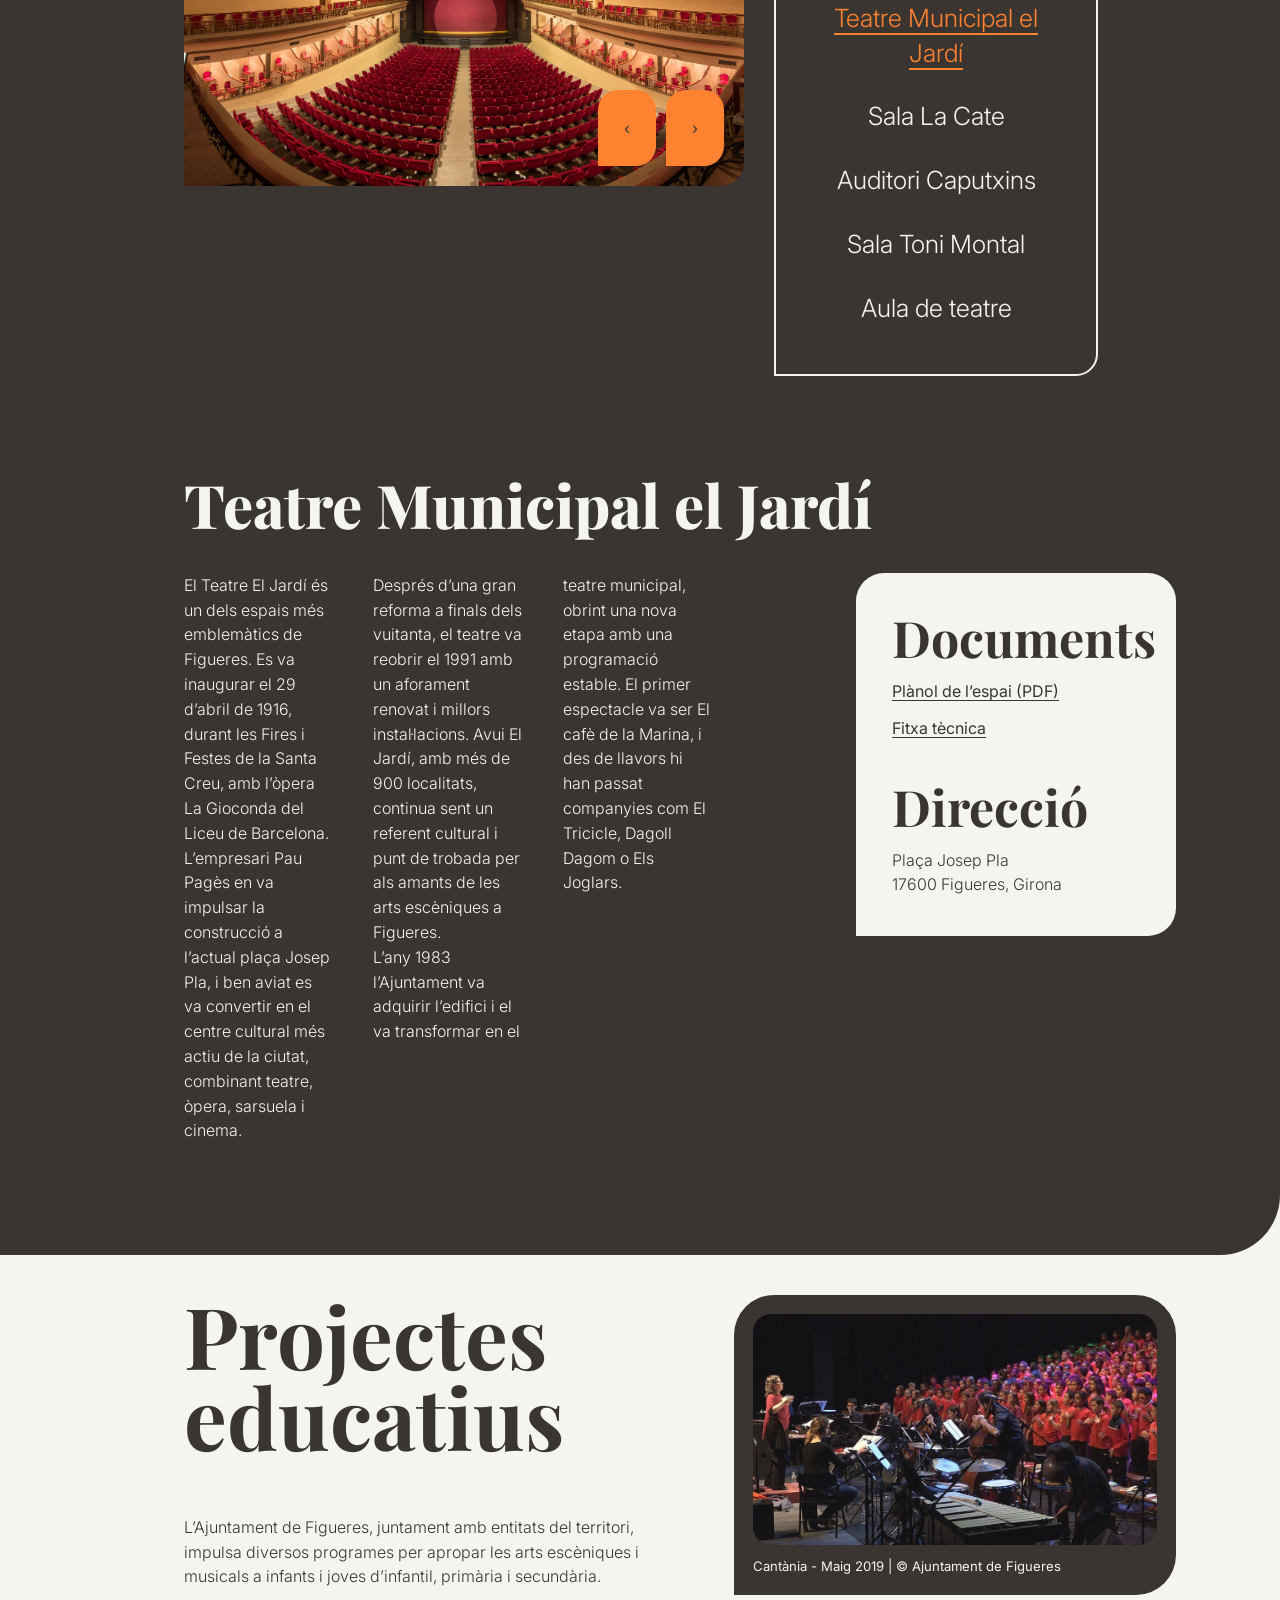
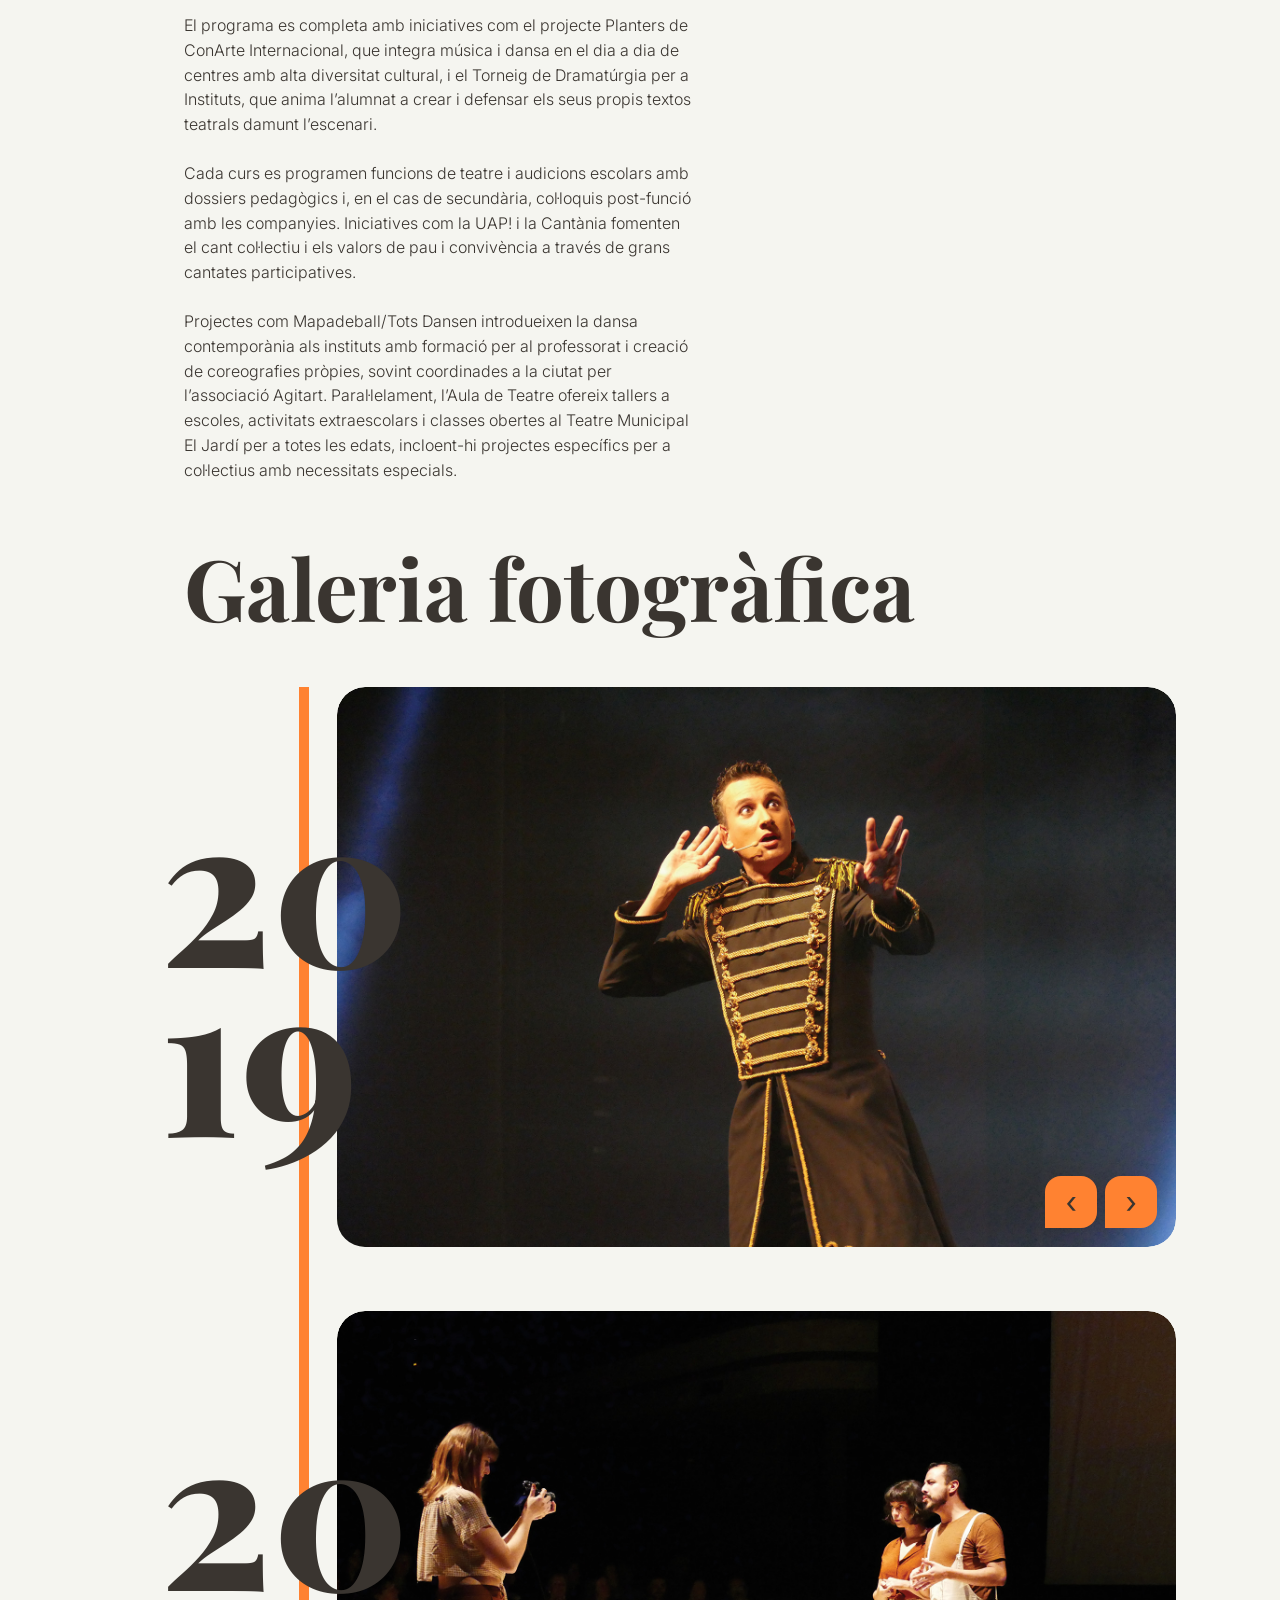
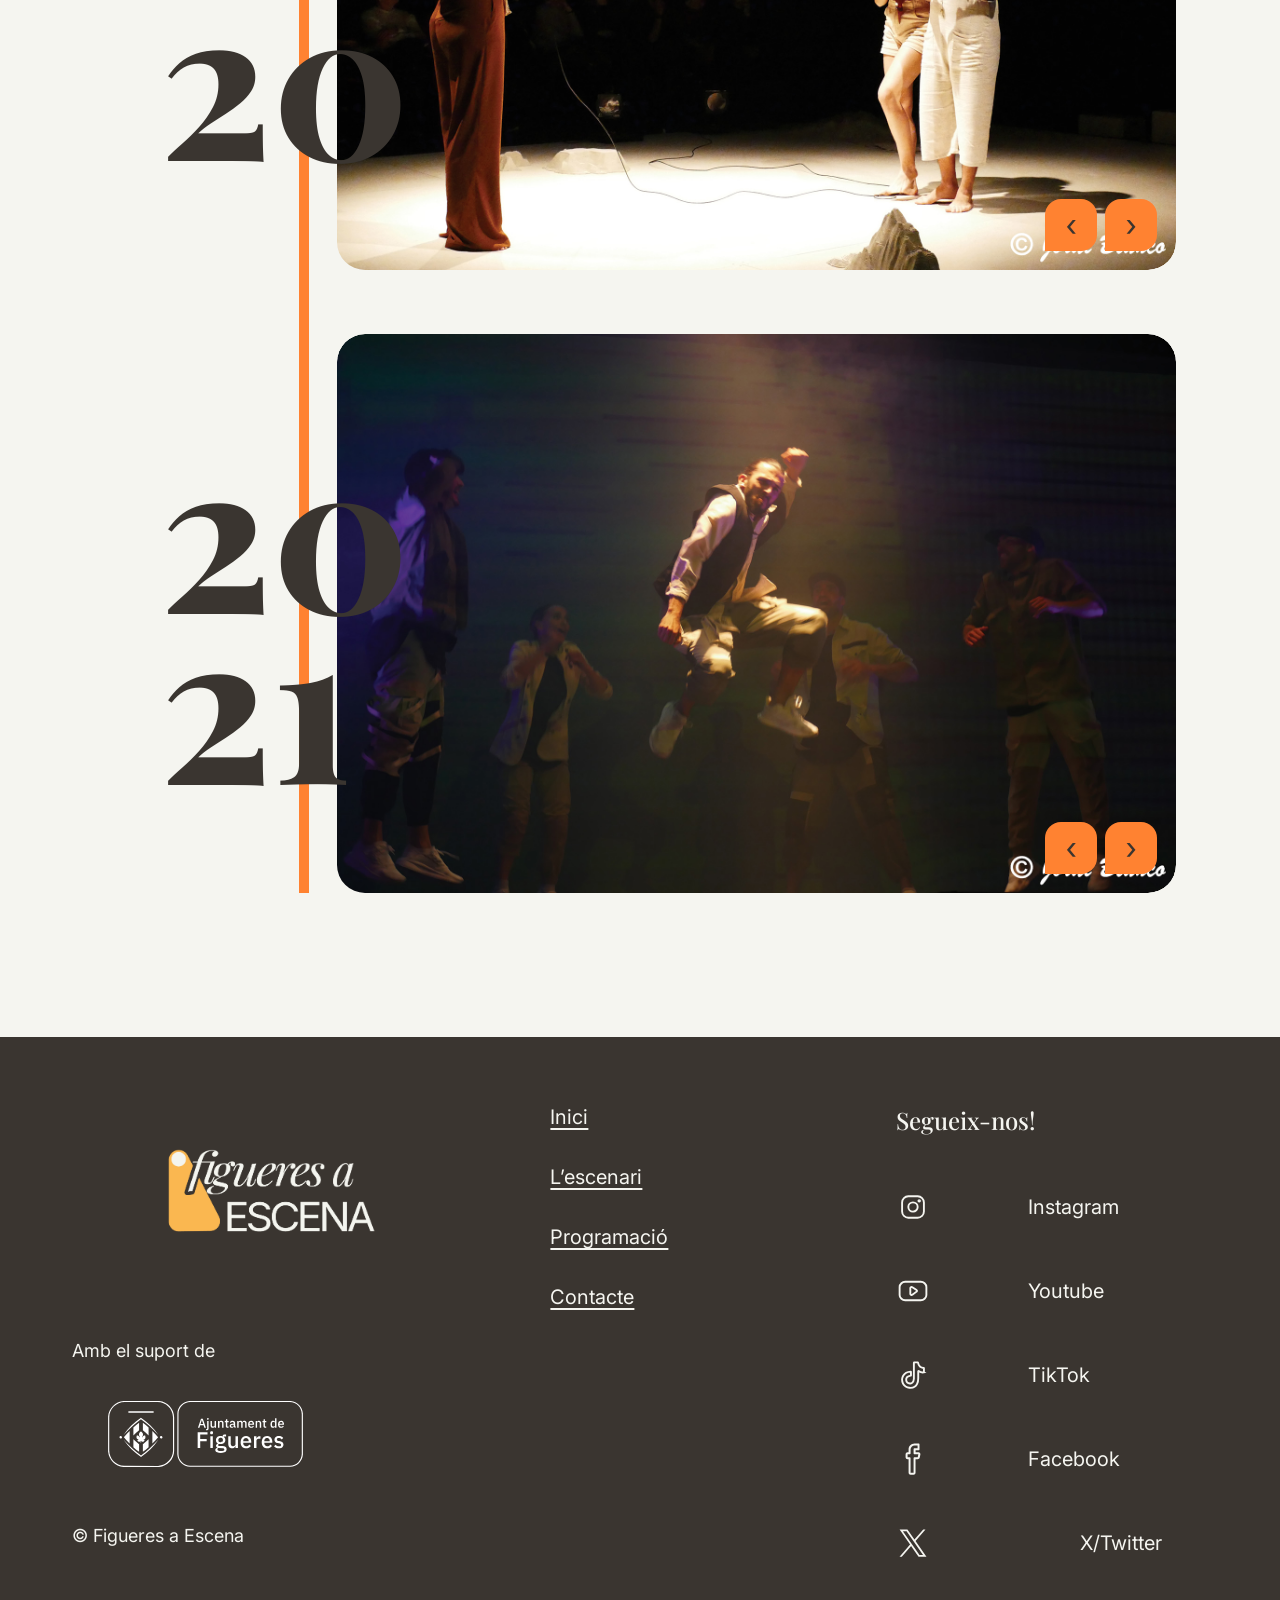
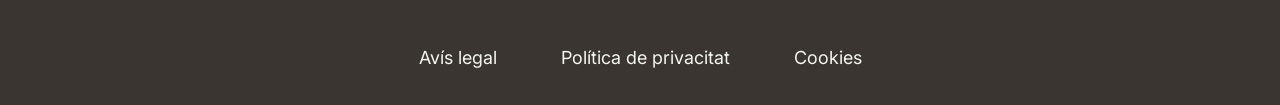
<file: lescenari.html>
<!DOCTYPE html>
<html lang="ca">
    <head>
        <meta charset="UTF-8" />
        <title>L'escenari | Figueres a Escena</title>
        <meta name="viewport" content="width=device-width, initial-scale=1">
        <link rel="stylesheet" href="css/styles-inici.css">
        <link rel="preconnect" href="https://fonts.googleapis.com">
        <link rel="preconnect" href="https://fonts.gstatic.com" crossorigin>
        <link href="https://fonts.googleapis.com/css2?family=Playfair+Display:ital,wght@0,400..900;1,400..900&display=swap" rel="stylesheet">
        <link rel="preconnect" href="https://fonts.googleapis.com">
        <link rel="preconnect" href="https://fonts.gstatic.com" crossorigin>
        <link href="https://fonts.googleapis.com/css2?family=Inter:ital,opsz,wght@0,14..32,100..900;1,14..32,100..900&display=swap" rel="stylesheet">
        <link rel="icon" type="image/jpeg" href="media/favicon_figueres.png">
    </head>
    <body>
       <header class="site-header">
      <nav class="nav-principal" aria-label="Navegació principal">
       
        <a href="index.html" class="logo-nav">
              <img
              src="media/logos-colorifavicon.png"
              alt="Logotip Figueres a Escena"
              class="brand-logo"
              width="140"
              height="40"
              />
         </a>
         
    <button class="boton-menu" type="button" title="abrir-cerrar-menu" aria-label="Obrir o tancar menú">
      <span></span>
      <span></span>
      <span></span>
    </button>
    
    <ul id="menu-principal">
      <li><a href="index.html" class="nav-link">Inici</a></li>
      <li><a href="lescenari.html" class="nav-link nav-link--active">L’escenari</a></li>
      <li><a href="programacio.html" class="nav-link">Programació</a></li>
      <li><a href="contacte.html" class="nav-link">Contacte</a></li>
    </ul>
    
    <button class="canvi-idioma" type="button" aria-label="Canvia l’idioma a català">
          CAT
    </button>
  </nav>
</header>
   
    <main id="main">
      <!-- HERO L’ESCENARI -->
      <section class="hero hero--escenari">
        <div class="hero-media">
          <img
            src="media/portada.jpg"
            alt="Escena teatral a Figueres a Escena"
            class="hero-image"
            width="1440"
            height="560"
          />
        </div>
        <div class="hero-content">
          <div class="hero-content-inner">
            <h1>L’escenari</h1>
          </div>
        </div>
      </section>

      <!-- QUÈ ÉS FIGUERES A ESCENA? -->
      <section class="seccio-lescenari">
        <div class="section-inner">
          <h2 class="titol-figueres">Què és Figueres a Escena?</h2>
          <div class="intro-grid">
            <p>
              Figueres a Escena és el projecte 
              d’arts escèniques i musicals de l’Ajuntament de Figueres, que coordina 
              la programació del Teatre Municipal el Jardí, la sala La Cate i l’Auditori 
              Caputxins, juntament amb la d’entitats i empreses culturals de la ciutat.
             
              <p>Sota aquest paraigua, es dona visibilitat al Talent KM.0, es faciliten 
              espais de creació a les companyies locals i s’impulsen activitats paral·leles 
              i projectes educatius per oferir una experiència cultural més rica i arrelada 
              al territori.</p>
              
              <p>A més, Figueres a Escena treballa per garantir l’accés a la cultura per a 
            tothom a través de programes d’accessibilitat, col·laboració amb Apropa Cultura i
            diversos descomptes.
          </p>
          </div>
        </div>
      </section>

      <!-- ESPAIS -->
      <section class="section seccio-espais" aria-labelledby="spaces-title">
        <div class="section-inner">
          <h2 id="espais-titol">Espais</h2>
          
           <div class="spaces-layout">
            <!-- Bloc imatge + controls -->
            <div class="spaces-media">
             <img
                src="media/_mg_6122panorama3.jpg-2993x1691.jpg"
                alt="Vista general del Teatre Municipal el Jardí"
                class="spaces-media__image"
                id="imatge-espai"
                width="800"
                height="450"
              />
              <!--<img
                src="media/jardi_4.jpg-900x508.jpg"
                alt="Vista general del Teatre Municipal el Jardí"
                class="spaces-media__image"
                data-space-image
                width="800"
                height="450"
              />
              <img
                src="media/jardi2.jpg-2352x1329.jpg"
                alt="Vista general del Teatre Municipal el Jardí"
                class="spaces-media__image"
                data-space-image
                width="800"
                height="450"
              />
              -->
              <button class="carrusel-btn spaces-media__nav--prev" type="button" id="boto-prev" aria-label="Imatge anterior"> ‹</button>
        <button class="carrusel-btn spaces-media__nav--next" type="button" id="boto-next" aria-label="Imatge següent">›</button>
      </div>

            <!-- Llista d’espais -->
            
            <aside class="spaces-sidebar" aria-label="Llista d’espais">
            <p class="spaces-sidebar__label">Explora els nostres espais</p>
             
             <div class="espais">
              <ul class="espais-listst">
                <li>
                  <button type="button" class="espais-list-item espais-list-item--active" 
                  data-space-id="jardi">
                  Teatre Municipal el Jardí
                  </button>
                </li>
                
                <li>
                  <button type="button" class="espais-list-item" id="cate" data-space-id="cate">
                    Sala La Cate
                  </button>
                </li>
                
                <li>
                  <button type="button" class="espais-list-item" id="caputxins" data-space-id="caputxins">
                    Auditori Caputxins
                  </button>
                </li>
                <li>
                  <button type="button" class="espais-list-item" id="toni-montal" data-space-id="toni">
                    Sala Toni Montal
                  </button>
                </li>
                <li>
                  <button type="button" class="espais-list-item" id="aula-teatre" data-space-id="aula">
                    Aula de teatre
                  </button>
                </li>
              </ul>
              </div>
            </aside>
            </div>
          </div>

          <!-- Text i documents de l’espai seleccionat -->
          <div class="espais-detall">
            <h3 class="espais-detall-titol" id="titol-espai">Teatre Municipal el Jardí</h3>

            <div class="spaces-detail__body">
              <div class="espais-detall-text" id="text-espai">
                <p>
                  El Teatre El Jardí és un dels espais més emblemàtics de Figueres. 
                  
                  Es va inaugurar el 29 d’abril de 1916, durant les Fires i Festes 
                  de la Santa Creu, amb l’òpera La Gioconda del Liceu de Barcelona.
                   
                  L’empresari Pau Pagès en va impulsar la construcció a l’actual plaça 
                  Josep Pla, i ben aviat es va convertir en el centre cultural més 
                  actiu de la ciutat, combinant teatre, òpera, sarsuela i cinema.
                </p>
                
                <p>
                  Després d’una gran reforma a finals dels vuitanta, el teatre va 
                  reobrir el 1991 amb un aforament renovat i millors instal·lacions.
                  
                  Avui El Jardí, amb més de 900 localitats, continua sent un referent 
                  cultural i punt de trobada per als amants de les arts escèniques a 
                  Figueres. L’any 1983 l’Ajuntament va adquirir l’edifici i el va transformar en el 
                </p>
                <p>
                  teatre municipal, obrint una nova etapa amb una programació estable. 
                  El primer espectacle va ser El cafè de la Marina, i des de llavors hi 
                  han passat companyies com El Tricicle, Dagoll Dagom o Els Joglars.
                </p>
              </div>

              <div class="espais-detall-meta">
                <div class="espais-detall-document">
                  <h4>Documents</h4>
                  <ul class="spaces-docs">
                    <li><a href="#" class='planol' id="link-planol">Plànol de l’espai (PDF)</a></li>
                    <li><a href="#" class='fitxa' id="link-fitxa">Fitxa tècnica</a></li>
                  </ul>
                </div>

                <div class="espais-detall-direccio">
                  <h4>Direcció</h4>
                  <p id="direccio-espai">
                    Plaça Josep Pla<br />
                    17600 Figueres, Girona
                  </p>
                </div>
              </div>
            </div>
        </div>
      </section>

      <!-- PROJECTES EDUCATIUS -->
      <section class="section section-projectes">
        <div class="section-inner projects-grid">
          <div class="projects-copy">
            <h2>Projectes educatius</h2>
            <p>
            L’Ajuntament de Figueres, juntament amb entitats del territori, 
            impulsa diversos programes per apropar les arts escèniques i 
            musicals a infants i joves d’infantil, primària i secundària.
            </p>
            <p>
             El programa es completa amb iniciatives com el projecte Planters 
             de ConArte Internacional, que integra música i dansa en el dia a
              dia de centres amb alta diversitat cultural, i el Torneig de 
              Dramatúrgia per a Instituts, que anima l’alumnat a crear i 
              defensar els seus propis textos teatrals damunt l’escenari.
            </p>
            <p>
              Cada curs es programen funcions de teatre i audicions escolars 
              amb dossiers pedagògics i, en el cas de secundària, col·loquis 
              post-funció amb les companyies. Iniciatives com la UAP! i la 
              Cantània fomenten el cant col·lectiu i els valors de pau i 
              convivència a través de grans cantates participatives.
            </p>
            <p>Projectes com Mapadeball/Tots Dansen introdueixen la dansa 
              contemporània als instituts amb formació per al professorat i creació 
              de coreografies pròpies, sovint coordinades a la ciutat per l’associació 
              Agitart. Paral·lelament, l’Aula de Teatre ofereix tallers a escoles, activitats
              extraescolars i classes obertes al Teatre Municipal El Jardí per a totes les edats, 
              incloent-hi projectes específics per a col·lectius amb necessitats especials.</p>
          </div>
          <div class="fotografia">
          <figure class="projects-media">
            <img class="cantania"
              src="media/cantania-maig20193.jpg-960x548.jpg"
              alt="Projecte educatiu al Teatre Municipal el Jardí"
              width="480"
              height="320"/>
            <figcaption>Cantània - Maig 2019 | © Ajuntament de Figueres</figcaption>
          </figure>
          </div>
        </div>
      </section>

      <!-- GALERIA FOTOGRÀFICA -->
      <section class="section seccio-galeria" aria-labelledby="titol-galeria">
        <div class="section-inner">
          <h2 id="titol-galeria">Galeria fotogràfica</h2>

          <div class="liniadeltemps">
            <div class="liniadeltemps-linia"></div>

            <!-- ANY 2019 -->
            <article class="liniadeltemps-any" data-gallery-year="2019">
              <div class="liniadeltemps-label">
                <span>20</span>
                <span>19</span>
              </div>
              
              <div class="liniadeltemps-any-galeria"> 
                <div class="gallery-carousel" data-carr="2019" tabindex="0">
                
                <div class="gallery-slide">
                <img
                  src="media/2019/25illusions-maglari-abril2019.jpg-1800x1200.jpg"
                  alt="Espectacle 2019"
                  class="gallery-carousel__image"
                  width="800"
                  height="400"
                  data-gallery-image="2019"
                />
                </div>
                
                <div class="gallery-slide">
                <img
                  src="media/2019/aurc.elsodelesesquerdes-lesimpuxibles-marcr2019.jpg-1800x1200.jpg"
                  alt="Espectacle 2019"
                  class="gallery-carousel__image"
                  width="800"
                  height="400"
                  data-gallery-image="2019"
                />
                </div>
                
                <div class="gallery-slide">
                <img
                  src="media/2019/paparmozart-joanirogerperaamblorquestrasimfornicadelvallers-marcr2019.jpg-1800x1200.jpg"
                  alt="Espectacle 2019"
                  class="gallery-carousel__image"
                  width="800"
                  height="400"
                  data-gallery-image="2019"
                />
                </div>
                
                <div class="gallery-slide">
                <img
                  src="media/2019/reylear-atalayatnt-octubre2019.jpg-1800x1200.jpg"
                  alt="Espectacle 2019"
                  class="gallery-carousel__image"
                  width="800"
                  height="400"
                  data-gallery-image="2019"
                />
                </div>
                
                <div class="gallery-slide">
                <img
                  src="media/2019/swinginratthecinema-festivaldejazz-juny2019.jpg-1800x1200.jpg"
                  alt="Espectacle 2019"
                  class="gallery-carousel__image"
                  width="800"
                  height="400"
                  data-gallery-image="2019"
                />
                </div>
                </div>
                <div class="carrusel-galeria-controls">
                  <button type="button" class="gallery-btn" data-gallery-prev="2019" aria-label="Foto anterior 2019">
                    ‹
                  </button>
                  <button type="button" class="gallery-btn" data-gallery-next="2019" aria-label="Foto següent 2019">
                    ›
                  </button>
                </div>
                </div>
            </article>

            <!-- ANY 2020 -->
            <article class="liniadeltemps-any" data-gallery-year="2020">
              <div class="liniadeltemps-label">
                <span>20</span>
                <span>20</span>
              </div>
              
              <div class="liniadeltemps-any-galeria"> 
                <div class="gallery-carousel" data-carr="2020" tabindex="0">
                
                <div class="gallery-slide">
                <img
                  src="media/2020/bruels-lallarga-febrer2020.jpg-1800x1200.jpg"
                  alt="Espectacle 2019"
                  class="gallery-carousel__image"
                  width="800"
                  height="400"
                  data-gallery-image="2019"
                />
                </div>
                
                <div class="gallery-slide">
                <img
                  src="media/2020/elpequenroponi-flyhardproduccions-desembre2020.jpg-1800x1200.jpg"
                  alt="Espectacle 2019"
                  class="gallery-carousel__image"
                  width="800"
                  height="400"
                  data-gallery-image="2019"
                />
                </div>
                
                <div class="gallery-slide">
                <img
                  src="media/2020/laika-xirriquiteulateatre-gener2020.jpg-1800x1200.jpg"
                  alt="Espectacle 2019"
                  class="gallery-carousel__image"
                  width="800"
                  height="400"
                  data-gallery-image="2019"
                />
                </div>
                
                <div class="gallery-slide">
                <img
                  src="media/2020/larambladelesfloristes-tnc-febrer2020.jpg-1800x1200.jpg"
                  alt="Espectacle 2019"
                  class="gallery-carousel__image"
                  width="800"
                  height="400"
                  data-gallery-image="2019"
                />
                </div>
                
                 <div class="gallery-slide">
                <img
                  src="media/2020/latempesta-parkingshakespeare-marcr2021.jpg-1800x1200.jpg"
                  alt="Espectacle 2019"
                  class="gallery-carousel__image"
                  width="800"
                  height="400"
                  data-gallery-image="2019"
                />
                </div>
                
                <div class="gallery-slide">
                <img
                  src="media/2020/rostollcremat-produccionsdeferro-febrer2020.jpg-1800x1200.jpg"
                  alt="Espectacle 2019"
                  class="gallery-carousel__image"
                  width="800"
                  height="400"
                  data-gallery-image="2019"
                />
                </div>

                <div class="carrusel-galeria-controls">
                  <button type="button" class="gallery-btn" data-gallery-prev="2020" aria-label="Foto anterior 2020">
                    ‹
                  </button>
                  <button type="button" class="gallery-btn" data-gallery-next="2020" aria-label="Foto següent 2020">
                    ›
                  </button>
                </div>
              </div>
              </div>
            </article>

            <!-- ANY 2021 -->
            <article class="liniadeltemps-any" data-gallery-year="2021">
              <div class="liniadeltemps-label">
                <span>20</span>
                <span>21</span>
              </div>
              
              <div class="liniadeltemps-any-galeria"> 
              <div class="gallery-carousel" data-carr="2021" tabindex="0">
                
              <div class="gallery-slide">
                <img
                  src="media/2021/aroundtheworld-brodasbros-abril2021.jpg-1800x1200.jpg"
                  alt="Espectacle 2021"
                  class="gallery-carousel__image"
                  width="800"
                  height="400"
                  data-gallery-image="2019"
                />
                </div>
                
                <div class="gallery-slide">
                <img
                  src="media/2021/cantojoilamuntanyaballa-laperla29-novembre2021.jpg-1800x1200.jpg"
                  alt="Espectacle 2021"
                  class="gallery-carousel__image"
                  width="800"
                  height="400"
                  data-gallery-image="2019"
                />
                </div>
                
                <div class="gallery-slide">
                <img
                  src="media/2021/finsitotlafoscor-ateneupopular9barris-marcr2021.jpg-1800x1200.jpg"
                  alt="Espectacle 2021"
                  class="gallery-carousel__image"
                  width="800"
                  height="400"
                  data-gallery-image="2019"
                />
                </div>
                
                 <div class="gallery-slide">
                <img
                  src="media/2021/ilbarbieredisiviglia-fundaciororperacatalunya-octubre2021_1.jpg-1800x1200.jpg"
                  alt="Espectacle 2021"
                  class="gallery-carousel__image"
                  width="800"
                  height="400"
                  data-gallery-image="2019"
                />
                </div>
                
                <div class="gallery-slide">
                <img
                  src="media/2021/jaurira-colloquipost-funcior-gener2021.jpg-1800x1200.jpg"
                  alt="Espectacle 2021"
                  class="gallery-carousel__image"
                  width="800"
                  height="400"
                  data-gallery-image="2019"
                />
                </div>
                
                <div class="carrusel-galeria-controls">
                  <button type="button" class="gallery-btn" data-gallery-prev="2021" aria-label="Foto anterior 2021">
                    ‹
                  </button>
                  <button type="button" class="gallery-btn" data-gallery-next="2021" aria-label="Foto següent 2021">
                    ›
                  </button>
                </div>
                </div>
                </div>
                </article>
            </div>
          </div>
      </section>
    </main>

    <!-- FOOTER igual que a la home -->
   <footer class="site-footer">
  <div class="footer-main">
    <div class="footer-brand">
        <img src="media/logo_negatiu.png" class="footer-logo" alt="Figueres a Escena" />

      <div class="footer-support">
        <p>Amb el suport de</p>

        <div class="footer-support-logos">
          <img src="media/logo-aj-figueres-blanc.svg" alt="Ajuntament de Figueres" />
        </div>
      </div>
      
      <p class="footer-copy">© Figueres a Escena</p>
    </div>
    
    <nav class="footer-nav" aria-label="Navegació del footer">
      <a href="inici.html">Inici</a>
      <a href="lescenari.html">L’escenari</a>
      <a href="programacio.html">Programació</a>
      <a href="contacte.html">Contacte</a>
    </nav>
    
    <div class="footer-social">
      <h3>Segueix-nos!</h3>
      
      <a href="https://www.instagram.com/figueresaescena_/" target="_blank" rel="noopener noreferrer">
        <img src="assets/instagram-blanc.svg" alt="" aria-hidden="true" />
        <span>Instagram</span>
      </a>
      
      <a href="https://www.youtube.com/channel/UCUysJDxSkF0yMtSWq9Wa2jw" target="_blank" rel="noopener noreferrer">
        <img src="assets/youtube-blanc.svg" alt="" aria-hidden="true" />
        <span>Youtube</span>
      </a>
      
      <a href="https://www.tiktok.com/@figueresaescena" target="_blank" rel="noopener noreferrer">
        <img src="assets/tiktok-blanc.svg" alt="" aria-hidden="true" />
        <span>TikTok</span>
      </a>
      
      <a href="https://www.facebook.com/figueresaescena/" target="_blank" rel="noopener noreferrer">
        <img src="assets/facebook-blanc.svg" alt="" aria-hidden="true" />
        <span>Facebook</span>
      </a>
      
      <a href="https://x.com/figueresaescena" target="_blank" rel="noopener noreferrer">
        <img src="assets/x-blanc.svg" alt="" aria-hidden="true" />
            <svg viewBox="0 0 24 24" aria-hidden="true">
                <path fill="currentColor" d="..." />
              </svg>
        <span>X/Twitter</span>
      </a>
    </div>
  </div>
  
  <div class="footer-bottom">
    <a href="/avis-legal">Avís legal</a>
    <a href="/politica-privacitat">Política de privacitat</a>
    <a href="/cookies">Cookies</a>
  </div>
</footer>
    <script src="js/espais.js"></script>
    <script src="js/lescenari-carrusel.js"></script>
</body>
</html>
</file>
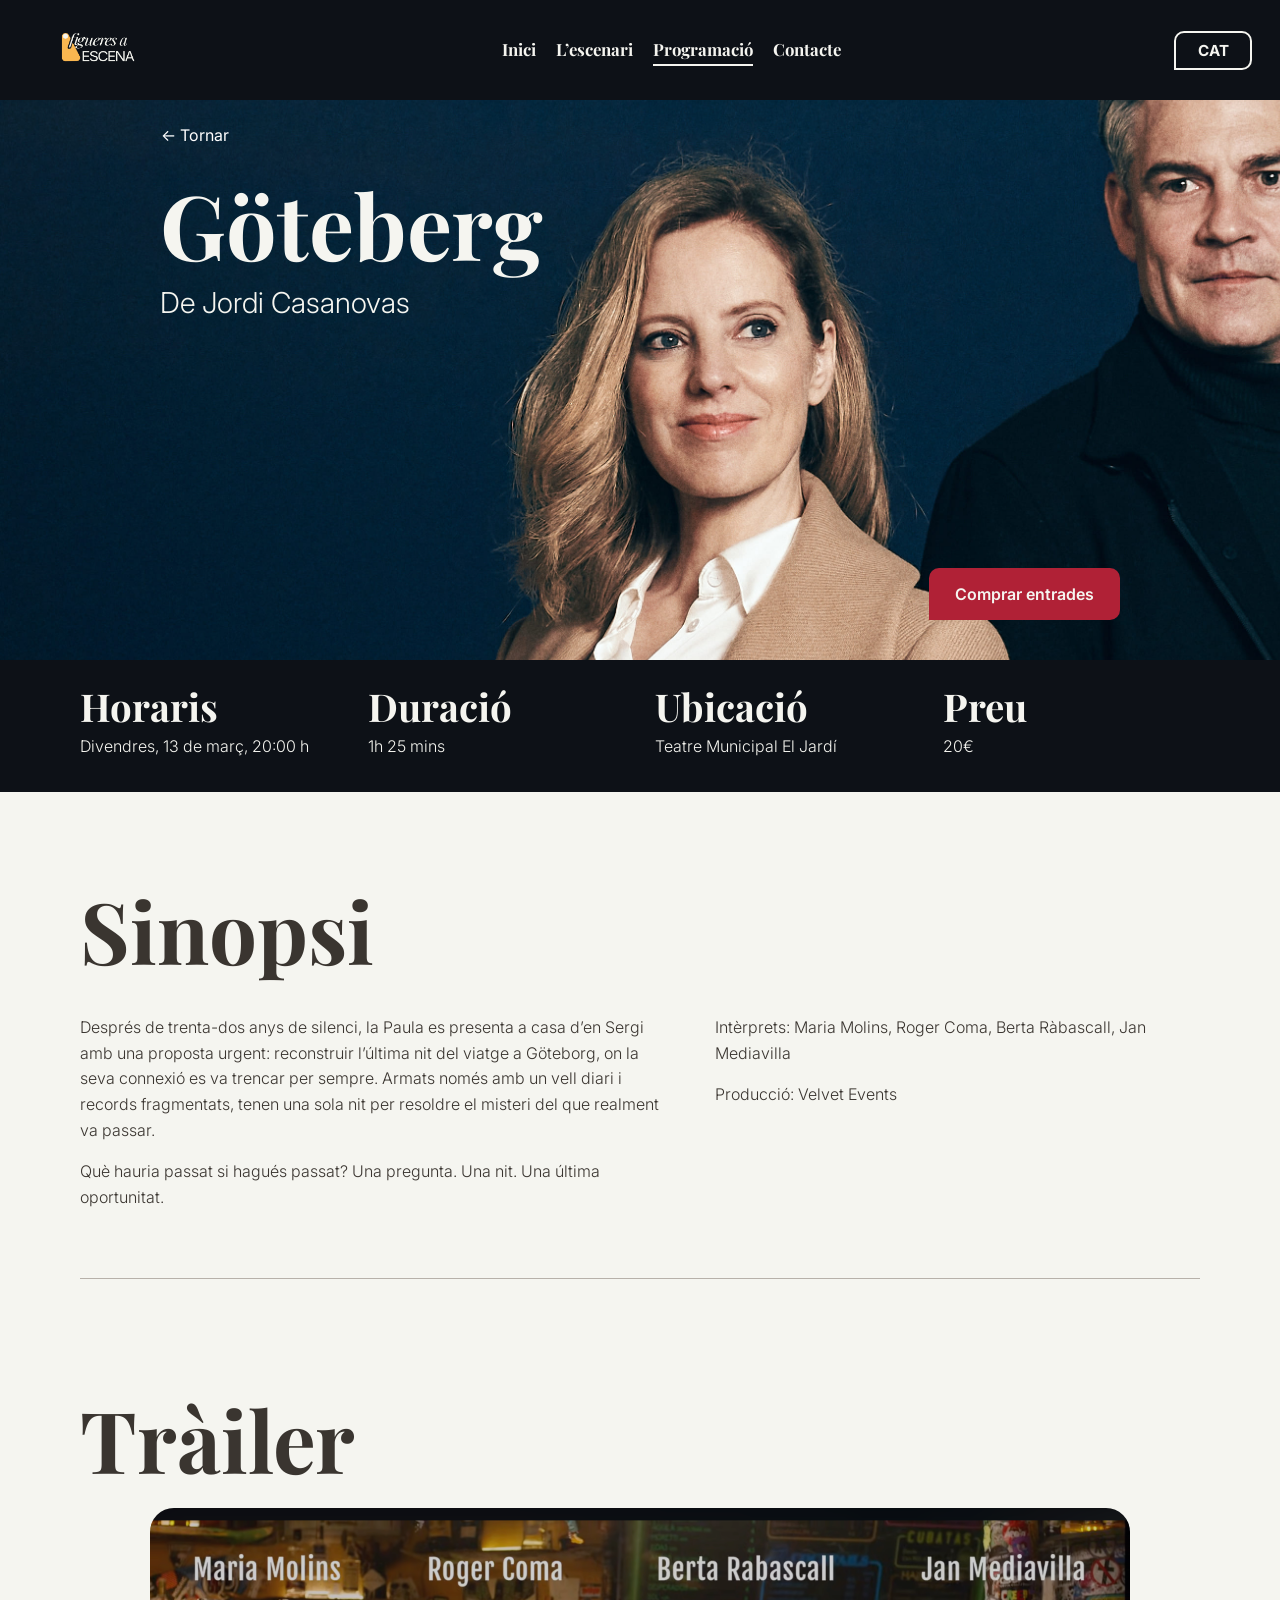
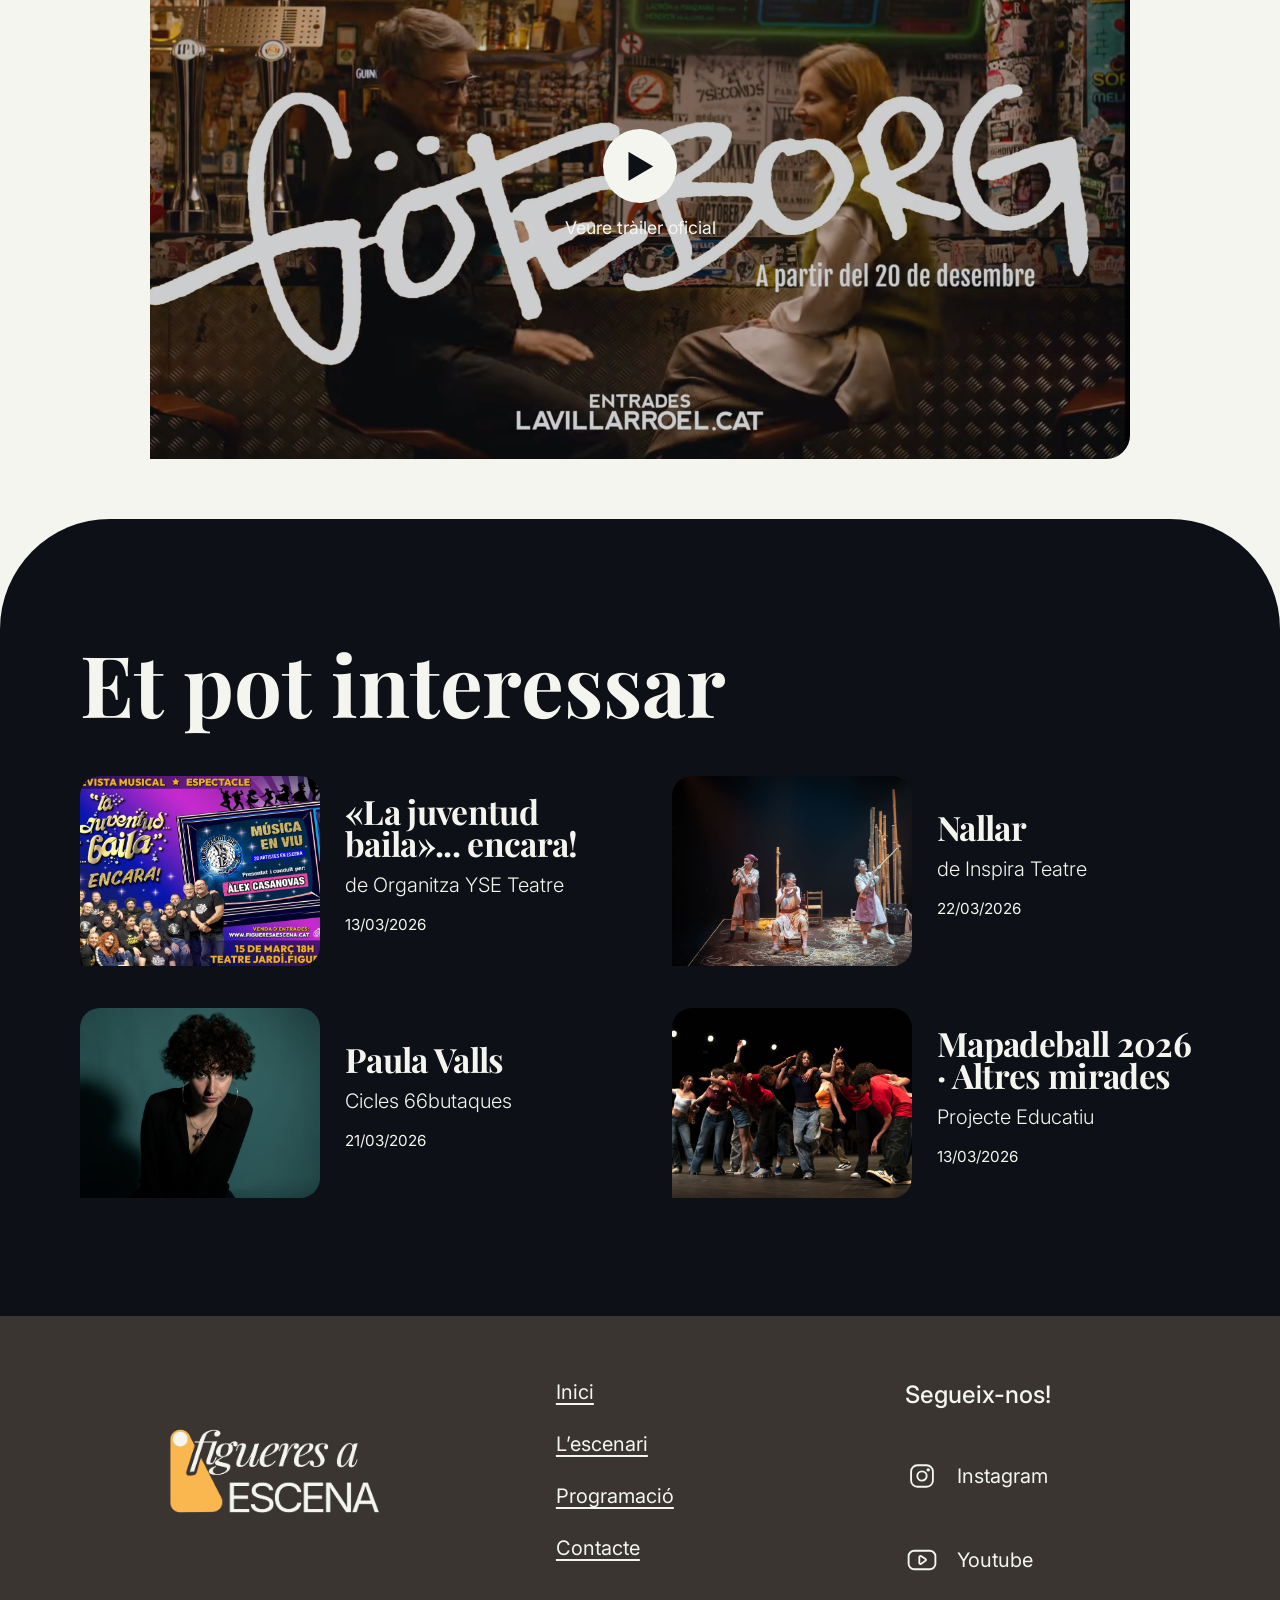
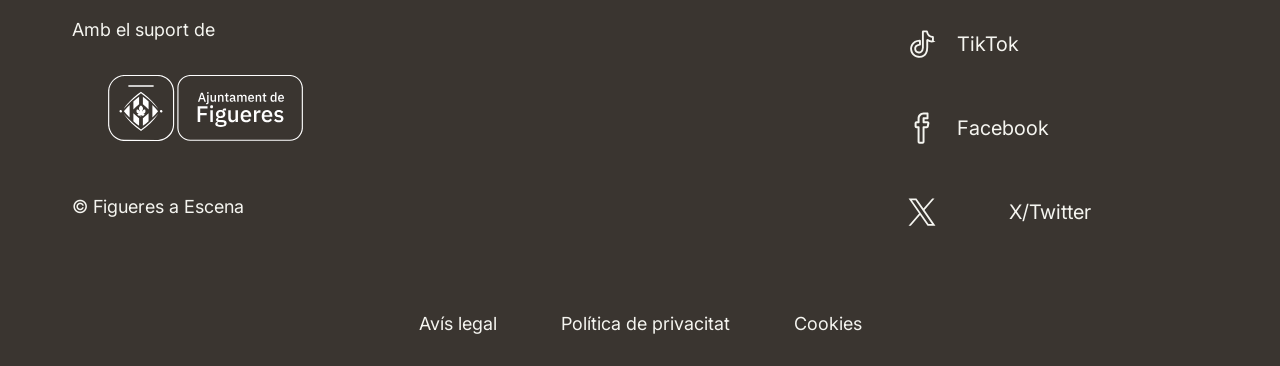
<file: obra.goteberg.html>
<!DOCTYPE html>
<html lang="ca">
    <head>
        <meta charset="UTF-8" />
        <title>Götrberg | Figueres a Escena</title>
        <meta name="viewport" content="width=device-width, initial-scale=1">
        <link rel="stylesheet" href="css/goteberg.css">
        <link rel="preconnect" href="https://fonts.googleapis.com">
        <link rel="preconnect" href="https://fonts.gstatic.com" crossorigin>
        <link href="https://fonts.googleapis.com/css2?family=Playfair+Display:ital,wght@0,400..900;1,400..900&display=swap" rel="stylesheet">
        <link rel="preconnect" href="https://fonts.googleapis.com">
        <link rel="preconnect" href="https://fonts.gstatic.com" crossorigin>
        <link href="https://fonts.googleapis.com/css2?family=Inter:ital,opsz,wght@0,14..32,100..900;1,14..32,100..900&display=swap" rel="stylesheet">
        <link rel="icon" type="image/jpeg" href="media/favicon_figueres.png">
    </head>
    <body>
       <header class="site-header">
      <nav class="nav-principal" aria-label="Navegació principal">

        <a href="inici.html" class="logo-nav">
              <img
              src="media/logo_negatiu.png"
              alt="Logotip Figueres a Escena"
              class="brand-logo"
              width="140"
              height="40"
              />
         </a>
         
    <button class="boton-menu" type="button" title="abrir-cerrar-menu" aria-label="Obrir o tancar menú">
      <span></span>
      <span></span>
      <span></span>
    </button>

    <ul id="menu-principal">
      <li><a href="index.html" class="nav-link">Inici</a></li>
      <li><a href="lescenari.html" class="nav-link">L’escenari</a></li>
      <li><a href="programacio.html" class="nav-link nav-link--active">Programació</a></li>
      <li><a href="contacte.html" class="nav-link">Contacte</a></li>
    </ul>
    
    <button class="canvi-idioma" type="button" aria-label="Canvia l’idioma a català">
          CAT
    </button>
  </nav>
</header>

  <main>
    <section class="obra-hero">
      <div class="obra-hero__image">
       <a href="programacio.html" class="link-tornar" id="boto-tornar">← Tornar</a>
      <img src="media/goteborg_comprimit.jpg-3907x5209.jpg" alt="obra-goteberg">
      </div>
      <div class="container obra-hero__content">
       
       
        <div class="obra-hero__text">
          <h1>Göteberg</h1>
          <p>De Jordi Casanovas</p>
        </div>

        <div class="obra-hero__cta">
          <button type="button" class="btn-compra" id="btn-compra">
            Comprar entrades
          </button>
        </div>
      </div>
    </section>

    <section class="obra-info-strip">
      <div class="container info-grid">
        <article>
          <h2>Horaris</h2>
          <p>Divendres, 13 de març, 20:00 h</p>
        </article>

        <article>
          <h2>Duració</h2>
          <p>1h 25 mins</p>
        </article>

        <article>
          <h2>Ubicació</h2>
          <p>Teatre Municipal El Jardí</p>
        </article>

        <article>
          <h2>Preu</h2>
          <p>20€</p>
        </article>
      </div>
    </section>

    <section class="obra-sinopsi">
      <div class="container">
        <h2 class="section-title">Sinopsi</h2>

        <div class="sinopsi-grid">
          <div>
            <p>
              Després de trenta-dos anys de silenci, la Paula es presenta a casa d’en Sergi
              amb una proposta urgent: reconstruir l’última nit del viatge a Göteborg,
              on la seva connexió es va trencar per sempre. Armats només amb un vell diari
              i records fragmentats, tenen una sola nit per resoldre el misteri del que
              realment va passar.
            </p>

            <p>
              Què hauria passat si hagués passat? Una pregunta. Una nit. Una última oportunitat.
            </p>
          </div>

          <div class="sinopsi-side">
            <p>Intèrprets: Maria Molins, Roger Coma, Berta Ràbascall, Jan Mediavilla</p>
            <p>Producció: Velvet Events</p>
          </div>
        </div>
      </div>
    </section>

    <section class="obra-trailer">
      <div class="container">
        <h2 class="section-title">Tràiler</h2>

        <a
          href="https://youtu.be/GPxEOjQ9jeE?si=l7Hvs32NrLB5eHzh"
          target="_blank"
          rel="noopener noreferrer"
          class="trailer-link"
          id="trailer-link"
        >
          <div class="trailer-thumb">
            <img src="media/thumbnail-goteberg.png" alt="Tràiler oficial de Göteberg">
            <div class="trailer-overlay">
              <span class="play-button">▶</span>
              <span class="trailer-text">Veure tràiler oficial</span>
            </div>
          </div>
        </a>
      </div>
    </section>

    <section class="obra-relacionats">
      <div class="container">
        <h2 class="section-title section-title--light">Et pot interessar</h2>

        <div class="interessa-grid">
          <a href="#" class="interessa-card">
            <div class="interessa-card__media">
              <img src="media/ljbposterpromodefinitiu1_page-0001.jpg-870x580.jpg" alt="La joventud baila">
              <div class="interessa-card__overlay">
                <span>Veure més informació</span>
              </div>
            </div>
            <div class="interessa-card__text">
              <h3>«La juventud baila»... encara!</h3>
              <p>de Organitza YSE Teatre</p>
              <small>13/03/2026</small>
            </div>
          </a>

          <a href="#" class="interessa-card">
            <div class="interessa-card__media">
              <img src="media/nallar_comprimit.jpg-870x580.jpg" alt="Nallar">
              <div class="interessa-card__overlay">
                <span>Veure més informació</span>
              </div>
            </div>
            <div class="interessa-card__text">
              <h3>Nallar</h3>
              <p>de Inspira Teatre</p>
              <small>22/03/2026</small>
            </div>
          </a>

          <a href="#" class="interessa-card">
            <div class="interessa-card__media">
              <img src="media/paulavalls.jpg-870x580.jpg" alt="Paula Valls">
              <div class="interessa-card__overlay">
                <span>Veure més informació</span>
              </div>
            </div>
            <div class="interessa-card__text">
              <h3>Paula Valls</h3>
              <p>Cicles 66butaques</p>
              <small>21/03/2026</small>
            </div>
          </a>

          <a href="#" class="interessa-card">
            <div class="interessa-card__media">
              <img src="media/mapadeball.jpg-870x580.jpg" alt="Mapadeball 2026">
              <div class="interessa-card__overlay">
                <span>Veure més informació</span>
              </div>
            </div>
            <div class="interessa-card__text">
              <h3>Mapadeball 2026 · Altres mirades</h3>
              <p>Projecte Educatiu</p>
              <small>13/03/2026</small>
            </div>
          </a>
        </div>
      </div>
    </section>
  </main>
   <!-- FOOTER igual que a la home -->
      <footer class="site-footer">
  <div class="footer-main">
    <div class="footer-brand">
        <img src="media/logo_negatiu.png" class="footer-logo" alt="Figueres a Escena" />

      <div class="footer-support">
        <p>Amb el suport de</p>

        <div class="footer-support-logos">
          <img src="media/logo-aj-figueres-blanc.svg" alt="Ajuntament de Figueres" />
        </div>
      </div>
      
      <p class="footer-copy">© Figueres a Escena</p>
    </div>
    
    <nav class="footer-nav" aria-label="Navegació del footer">
      <a href="inici.html">Inici</a>
      <a href="lescenari.html">L’escenari</a>
      <a href="programacio.html">Programació</a>
      <a href="contacte.html">Contacte</a>
    </nav>
    
    <div class="footer-social">
      <h3>Segueix-nos!</h3>
      
      <a href="https://www.instagram.com/figueresaescena_/" target="_blank" rel="noopener noreferrer">
        <img src="assets/instagram-blanc.svg" alt="" aria-hidden="true" />
        <span>Instagram</span>
      </a>
      
      <a href="https://www.youtube.com/channel/UCUysJDxSkF0yMtSWq9Wa2jw" target="_blank" rel="noopener noreferrer">
        <img src="assets/youtube-blanc.svg" alt="" aria-hidden="true" />
        <span>Youtube</span>
      </a>
      
      <a href="https://www.tiktok.com/@figueresaescena" target="_blank" rel="noopener noreferrer">
        <img src="assets/tiktok-blanc.svg" alt="" aria-hidden="true" />
        <span>TikTok</span>
      </a>
      
      <a href="https://www.facebook.com/figueresaescena/" target="_blank" rel="noopener noreferrer">
        <img src="assets/facebook-blanc.svg" alt="" aria-hidden="true" />
        <span>Facebook</span>
      </a>
      
      <a href="https://x.com/figueresaescena" target="_blank" rel="noopener noreferrer">
        <img src="assets/x-blanc.svg" alt="" aria-hidden="true" />
            <svg viewBox="0 0 24 24" aria-hidden="true">
                <path fill="currentColor" d="..." />
              </svg>
        <span>X/Twitter</span>
      </a>
    </div>
  </div>
  
  <div class="footer-bottom">
    <a href="/avis-legal">Avís legal</a>
    <a href="/politica-privacitat">Política de privacitat</a>
    <a href="/cookies">Cookies</a>
  </div>
</footer>
    <script src="js/tornar.js"></script>
    </body>
</html>
</file>
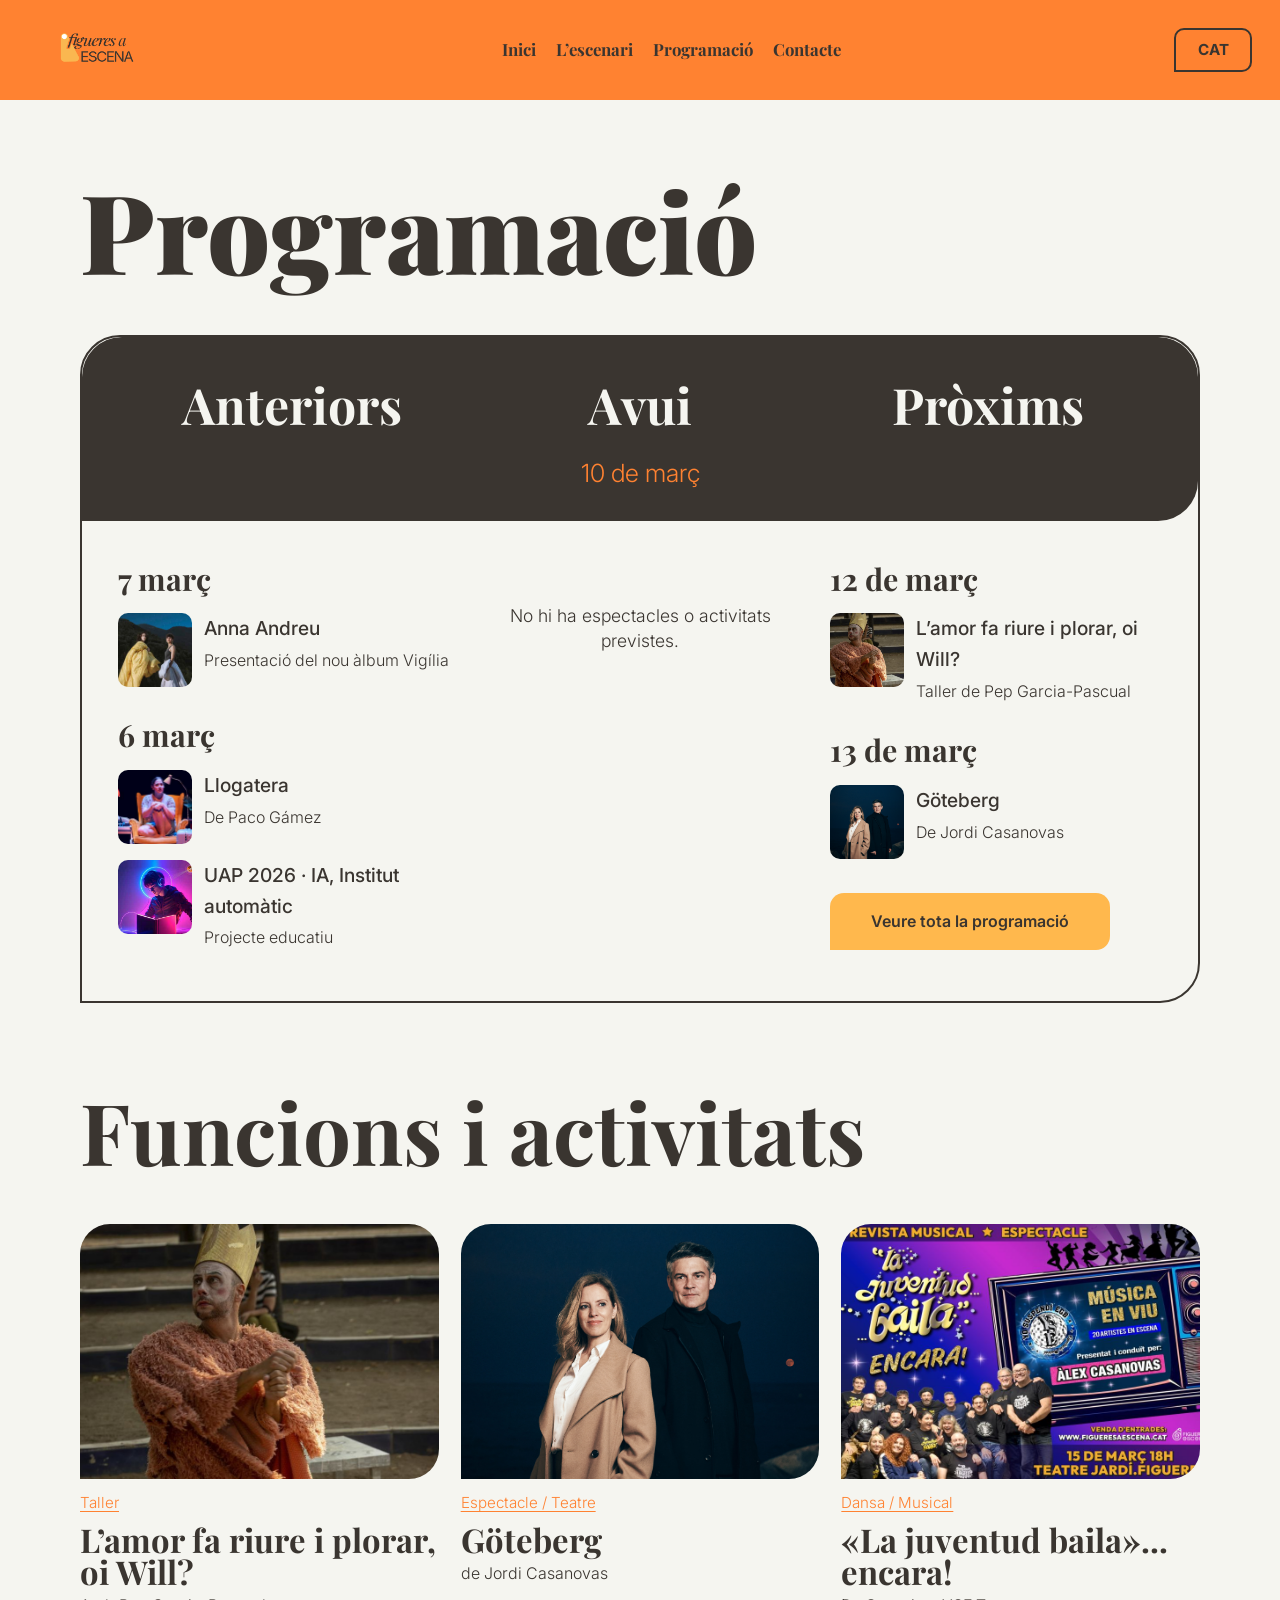
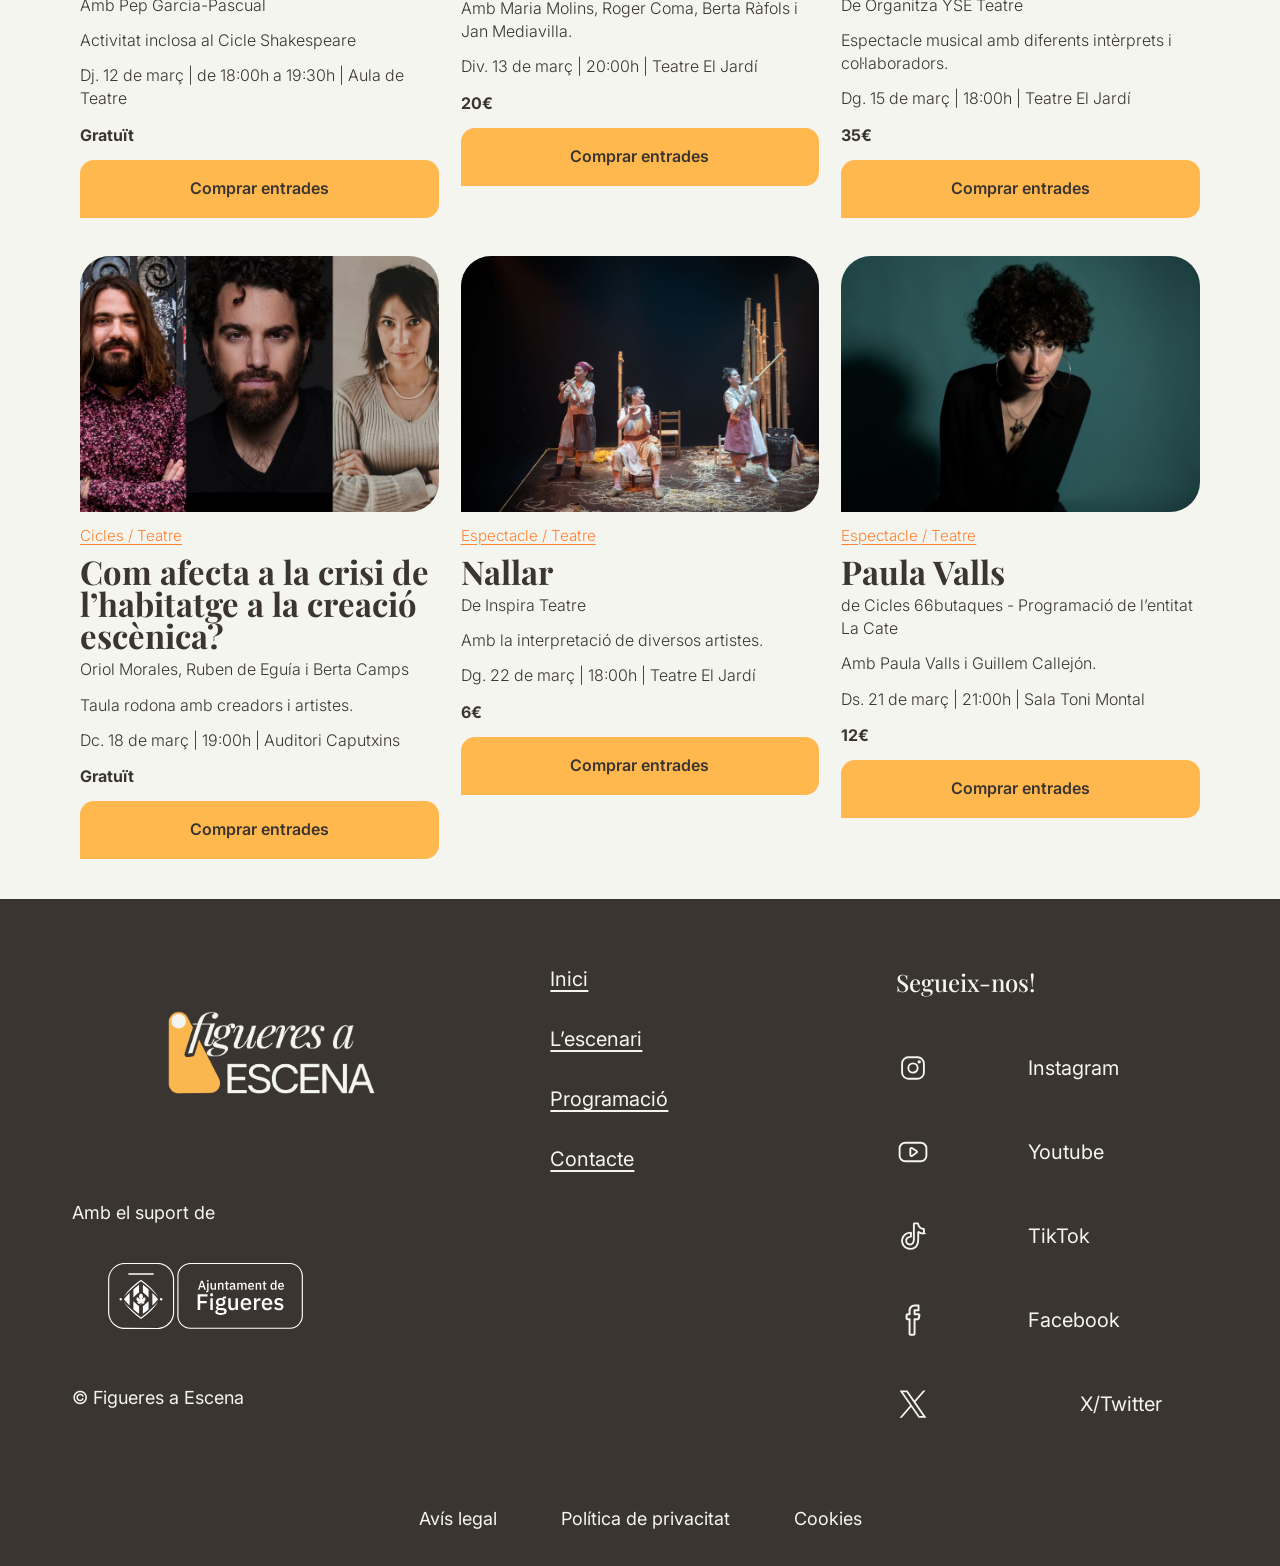
<file: programacio.html>
<!DOCTYPE html>
<html lang="ca">
    <head>
        <meta charset="UTF-8"/>
        <title>Programació | Figueres a Escena</title>
        <meta name="viewport" content="width=device-width, initial-scale=1">
        <link rel="stylesheet" href="css/styles-inici.css">
        <link rel="preconnect" href="https://fonts.googleapis.com">
        <link rel="preconnect" href="https://fonts.gstatic.com" crossorigin>
        <link rel="preconnect" href="https://fonts.googleapis.com">
        <link rel="preconnect" href="https://fonts.gstatic.com" crossorigin>
        <link href="https://fonts.googleapis.com/css2?family=Playfair+Display:ital,wght@0,400..900;1,400..900&display=swap" rel="stylesheet">
        <link href="https://fonts.googleapis.com/css2?family=Inter:ital,opsz,wght@0,14..32,100..900;1,14..32,100..900&display=swap" rel="stylesheet">
        <link rel="icon" type="image/jpeg" href="media/favicon_figueres.png">
    </head>
    <body>
       <header class="site-header">
      <nav class="nav-principal" aria-label="Navegació principal">

        <a href="index.html" class="logo-nav">
              <img
              src="media/logos-colorifavicon.png"
              alt="Logotip Figueres a Escena"
              class="brand-logo"
              width="140"
              height="40"
              />
         </a>
         
    <button class="boton-menu" type="button" title="abrir-cerrar-menu" aria-label="Obrir o tancar menú">
      <span></span>
      <span></span>
      <span></span>
    </button>

    <ul id="menu-principal">
      <li><a href="index.html" class="nav-link">Inici</a></li>
      <li><a href="lescenari.html" class="nav-link">L’escenari</a></li>
      <li><a href="programacio.html" class="nav-link nav-link--actives">Programació</a></li>
      <li><a href="contacte.html" class="nav-link">Contacte</a></li>
    </ul>
    
    <button class="canvi-idioma" type="button" aria-label="Canvia l’idioma a català">
          CAT
    </button>
  </nav>
</header>
        
        <main>
    <section class="programacio-hero">
      <div class="container">
        <h1>Programació</h1>

        <div class="calendar-box">
          <div class="calendar-box__top">
            <div class="calendar-col-title">Anteriors</div>
            <div class="calendar-col-title calendar-col-title--today">
              <span>Avui</span>
              <small>10 de març</small>
            </div>
            <div class="calendar-col-title">Pròxims</div>
          </div>

          <div class="calendar-box__body">
            <div class="calendar-column">
             
              <div class="calendar-day-group">
                <h3>7 març</h3>
                <article class="mini-event">
                  <img src="media/anna-andreu.png" alt="Anna Andreu">
                  <div>
                    <h4>Anna Andreu</h4>
                    <p>Presentació del nou àlbum Vigília</p>
                  </div>
                </article>
                </div>
                
              <div class="calendar-day-group">
                <h3>6 març</h3>
                <article class="mini-event">
                  <img src="media/llogatera.png" alt="Llogatera">
                  <div>
                    <h4>Llogatera</h4>
                    <p>De Paco Gámez</p>
                  </div>
                </article>
                
                <article class="mini-event">
                  <img src="media/uap-2026.png" alt="UAP 2026">
                  <div>
                    <h4>UAP 2026 · IA, Institut automàtic</h4>
                    <p>Projecte educatiu</p>
                  </div>
                </article>
              </div>
            </div>
            
            <div class="calendar-column calendar-column--today">
              <p class="today-empty">No hi ha espectacles o activitats previstes.</p>
            </div>
            
            <div class="calendar-column">
              <div class="calendar-day-group">
                <h3>12 de març</h3>
                <article class="mini-event">
                  <img src="media/parkingshakespear_retallat.jpg-870x580.jpg" alt="L'amor fa riure i plorar, oi Will?">
                  <div>
                    <h4>L’amor fa riure i plorar, oi Will?</h4>
                    <p>Taller de Pep Garcia-Pascual</p>
                  </div>
                </article>
              </div>

              <div class="calendar-day-group">
                <h3>13 de març</h3>
                <article class="mini-event mini-event--link" id="event-goteborg-top">
                  <img src="media/goteborg_comprimit.jpg-3907x5209.jpg" alt="Göteberg">
                  <div>
                    <h4>Göteberg</h4>
                    <p>De Jordi Casanovas</p>
                  </div>
                </article>
              </div>

              <button class="btn-programacio" type="button" id="btn-tota-programacio">
                Veure tota la programació
              </button>
            </div>
          </div>
        </div>
      </div>
    </section>

    <section class="funcions-section" id="tota-programacio">
      <div class="container">
        <h2>Funcions i activitats</h2>

        <div class="cards-grid">
          <article class="event-card">
            <img src="media/parkingshakespear_retallat.jpg-870x580.jpg" alt="L'amor fa riure i plorar, oi Will?">
            <p class="event-tag">Taller</p>
            <h3>L’amor fa riure i plorar, oi Will?</h3>
            <p class="event-subtitle">Amb Pep Garcia-Pascual</p>
            <p class="event-desc">Activitat inclosa al Cicle Shakespeare</p>
            <p class="event-meta">Dj. 12 de març | de 18:00h a 19:30h | Aula de Teatre</p>
            <p class="event-price">Gratuït</p>
            <button class="card-btn" type="button">Comprar entrades</button>
          </article>
          
          <a href="obra.goteberg.html" class="event-card-link">
          <article class="event-card">
            <img src="media/goteborg_comprimit.jpg-3907x5209.jpg" alt="Göteberg">
            <p class="event-tag">Espectacle / Teatre</p>
            <h3>Göteberg</h3>
            <p class="event-subtitle">de Jordi Casanovas</p>
            <p class="event-desc">Amb Maria Molins, Roger Coma, Berta Ràfols i Jan Mediavilla.</p>
            <p class="event-meta">Div. 13 de març | 20:00h | Teatre El Jardí</p>
            <p class="event-price">20€</p>
            <button class="card-btn" type="button">Comprar entrades</button>
          </article>
          </a>

          <article class="event-card">
            <img src="media/ljbposterpromodefinitiu1_page-0001.jpg-870x580.jpg" alt="La juventud baila">
            <p class="event-tag">Dansa / Musical</p>
            <h3>«La juventud baila»... encara!</h3>
            <p class="event-subtitle">De Organitza YSE Teatre</p>
            <p class="event-desc">Espectacle musical amb diferents intèrprets i col·laboradors.</p>
            <p class="event-meta">Dg. 15 de març | 18:00h | Teatre El Jardí</p>
            <p class="event-price">35€</p>
            <button class="card-btn" type="button">Comprar entrades</button>
          </article>

          <article class="event-card">
            <img src="media/xerradahabitatge.jpg-870x580.jpg" alt="Com afecta a la crisi de l'habitatge">
            <p class="event-tag">Cicles / Teatre</p>
            <h3>Com afecta a la crisi de l’habitatge a la creació escènica?</h3>
            <p class="event-subtitle">Oriol Morales, Ruben de Eguía i Berta Camps</p>
            <p class="event-desc">Taula rodona amb creadors i artistes.</p>
            <p class="event-meta">Dc. 18 de març | 19:00h | Auditori Caputxins</p>
            <p class="event-price">Gratuït</p>
            <button class="card-btn" type="button">Comprar entrades</button>
          </article>

          <article class="event-card">
            <img src="media/nallar_comprimit.jpg-870x580.jpg" alt="Nallar">
            <p class="event-tag">Espectacle / Teatre</p>
            <h3>Nallar</h3>
            <p class="event-subtitle">De Inspira Teatre</p>
            <p class="event-desc">Amb la interpretació de diversos artistes.</p>
            <p class="event-meta">Dg. 22 de març | 18:00h | Teatre El Jardí</p>
            <p class="event-price">6€</p>
            <button class="card-btn" type="button">Comprar entrades</button>
          </article>

          <article class="event-card">
            <img src="media/paulavalls.jpg-870x580.jpg" alt="Paula Valls">
            <p class="event-tag">Espectacle / Teatre</p>
            <h3>Paula Valls</h3>
            <p class="event-subtitle">de Cicles 66butaques - Programació de l’entitat La Cate</p>
            <p class="event-desc">Amb Paula Valls i Guillem Callejón.</p>
            <p class="event-meta">Ds. 21 de març | 21:00h | Sala Toni Montal</p>
            <p class="event-price">12€</p>
            <button class="card-btn" type="button">Comprar entrades</button>
          </article>
        </div>
      </div>
    </section>
  </main>
    <!-- FOOTER igual que a la home -->
     <footer class="site-footer">
  <div class="footer-main">
    <div class="footer-brand">
        <img src="media/logo_negatiu.png" class="footer-logo" alt="Figueres a Escena" />

      <div class="footer-support">
        <p>Amb el suport de</p>

        <div class="footer-support-logos">
          <img src="media/logo-aj-figueres-blanc.svg" alt="Ajuntament de Figueres" />
        </div>
      </div>
      
      <p class="footer-copy">© Figueres a Escena</p>
    </div>
    
    <nav class="footer-nav" aria-label="Navegació del footer">
      <a href="inici.html">Inici</a>
      <a href="lescenari.html">L’escenari</a>
      <a href="programacio.html">Programació</a>
      <a href="contacte.html">Contacte</a>
    </nav>
    
    <div class="footer-social">
      <h3>Segueix-nos!</h3>
      
      <a href="https://www.instagram.com/figueresaescena_/" target="_blank" rel="noopener noreferrer">
        <img src="assets/instagram-blanc.svg" alt="" aria-hidden="true" />
        <span>Instagram</span>
      </a>
      
      <a href="https://www.youtube.com/channel/UCUysJDxSkF0yMtSWq9Wa2jw" target="_blank" rel="noopener noreferrer">
        <img src="assets/youtube-blanc.svg" alt="" aria-hidden="true" />
        <span>Youtube</span>
      </a>
      
      <a href="https://www.tiktok.com/@figueresaescena" target="_blank" rel="noopener noreferrer">
        <img src="assets/tiktok-blanc.svg" alt="" aria-hidden="true" />
        <span>TikTok</span>
      </a>
      
      <a href="https://www.facebook.com/figueresaescena/" target="_blank" rel="noopener noreferrer">
        <img src="assets/facebook-blanc.svg" alt="" aria-hidden="true" />
        <span>Facebook</span>
      </a>
      
      <a href="https://x.com/figueresaescena" target="_blank" rel="noopener noreferrer">
        <img src="assets/x-blanc.svg" alt="" aria-hidden="true" />
            <svg viewBox="0 0 24 24" aria-hidden="true">
                <path fill="currentColor" d="..." />
              </svg>
        <span>X/Twitter</span>
      </a>
    </div>
  </div>
  
  <div class="footer-bottom">
    <a href="/avis-legal">Avís legal</a>
    <a href="/politica-privacitat">Política de privacitat</a>
    <a href="/cookies">Cookies</a>
  </div>
</footer>
  <script src="js/programacio.js"></script>
    </body>
</html>
</file>
<file: css/styles-inici.css>
:root {
  --fons: #f5f5f0;
  --taronja-principal: #ff8231;
  --marro-secundari: #3a3530;
  --groc-botons: #ffb84d;
  --vermell: #b02136;
  --blau-teatre: #0d1117;
  --titols: "Playfair Display", serif;
  --body: "Inter", sans-serif;
  --radio: 20px 20px 20px 0;
  --radius-md: 10px;
  --radius-lg: 16px;
  --ample-pagina: 1920px;
  --pagina-padding-x: 1.5rem;
}

:root {
  --container-max: 1920px;
  --desktop-margin: 80px;

  --tablet-margin: 32px;
  --tablet-gutter: 24px;

  --mobile-margin: 32px;
  --mobile-gutter: 16px;

  --header-height: 100px;
}

*,
*::before,
*::after {
  box-sizing: border-box;
}

html {
  scroll-behavior: smooth;
}

body.menu-abierto {
  overflow: hidden;
}

section,
.section,
.programacio-hero,
.funcions-section,
.section-inner,
.section-header,
.calendar-strip,
.shows-viewport,
.contenidor-notices,
.titol-accessibilitat,
.titol-figueres,
#espais-titol,
.intro-grid,
.spaces-layout,
.espais-detall,
.espais-detall-text,
.hero--escenari .hero-content-inner,
.seccio-galeria h2,
.projects-copy h2,
.projects-copy p {
  max-width: var(--container-max);
}

* {
  box-sizing: border-box;
}


html {
  scroll-behavior: smooth;
}

h1 {
  font-family: 'Playfair Display', serif;
  font-size: clamp(3rem, 6vw, 6.5rem); 
  font-weight: 900;
  color: var(--fons);
  line-height: 1.1;
  margin-left: 5rem;
}

h2 {
  margin:0;
  font-family: 'Playfair Display', serif;
  font-size: 5.3125rem;
  font-weight: 700;
  color: var(--marro-secundari);
  line-height: 1.1;
  text-align: left;
}

h3 {
  font-family: var(--titols);
  font-size: 2rem;
  
}


body {
  margin: 0;
  min-height: 100vh;
  font-family: "Inter", sans-serif;
  color: var(--marro-secundari);
  background-color: var(--fons);
  line-height: 1.6;
}

img {
  max-width: 100%;
  display: block;
  height: auto;
}

button {
  font: inherit;
}

a {
  color: var(--fons);
  font-family: "Inter", sans-serif;
  font-weight: 400;
  text-decoration: none;
}

:focus-visible {
  outline: 2px solid #b036;
  outline-offset: 3px;
}

/* Enllaç de salt */

.skip-link {
  position: absolute;
  left: 50%;
  transform: translateX(-50%);
  top: -3rem;
  background: #b02136;
  color: #f5f5f0;
  padding: 0.5rem 1rem;
  z-index: 1000;
  text-decoration: none;
  border-radius: 999px;
  transition: top 0.2s ease;
  font-family: "Playfair Display", serif;
}

.skip-link:focus {
  top: 0.75rem;
}

/* HEADER */

.site-header {
  background-color: var(--taronja-principal);
  color: var(--marro-secundari);
  position: sticky;
  top: 0;
  z-index: 20;
}

.header-inner {
  max-width: 1920px;
  margin: 0 auto;
  padding: 1rem 1.5rem;
  display: flex;
  align-items: center;
  justify-content: space-between;
  gap: 1.5rem;
}

.logo-nav {
  display: inline-flex;
  align-items: center;
  justify-self: start;
}

.brand-logo{
  width: 180px;
  height: auto;
  display: block;
}

.logo-nav img {
  width: 140px;
  height: auto;
  object-fit: contain;
}

.logo-nav img,
.brand-logo {
  width: 140px;
  height: auto;
}

#menu-principal {
  list-style: none;
  display: flex;
  justify-content: center;
  align-items: center;
  gap: 1.25rem;
  margin: 0;
  padding: 0;
  background: transparent;
}

#menu-principal li {
  color: var(--marro-secundari);
  font-family: "Playfair display", serif;
  margin: 0;
  padding: 0;
  font-size: 0.95rem;
  font-weight: 700;
  line-height: 1.1;
  text-decoration: none;
}

#menu-principal::before,
#menu-principal::after {
  content: none;
}

.boton-menu {
  display: none;
}

.canvi-idioma {
  border-radius: 10px 10px 10px 0;
  border: 2px solid var(--marro-secundari);
  padding: 0.25rem 0.9rem;
  background: transparent;
  font-weight: 600;
  color: var(--marro-secundari);
}

#menu-principal a {
  color: var(--marro-secundari);
  font-size: 1.05rem;
  font-weight: 700;
  line-height: 1;
  font-family: "Playfair display", serif;
  text-decoration: none;
  
}

.boton-menu {
  display: none;
  width: 44px;
  height: 44px;
  border: 0;
  cursor: pointer;
  margin-left: auto;
  background: transparent;
  padding: 0;
  
}

.boton-menu span {
  display: block;
  width: 32px;
  height: 2px;
  margin: 6px auto;
  background: var(--marro-secundari);
  transition: 0.2s ease;
}

.nav-link {
  text-decoration: none;
  font-weight: 700;
  color: var(--marro-secundari);
  font-size: 0.95rem;
  position: relative;
  font-family: "Playfair Display", serif;
}

.nav-principal {
  position: relative;
  max-width: 1920px;
  margin: 0 auto;
  padding: 0 1.75rem;
  min-height: 100px;
  display: flex;
  align-items: center;
  justify-content: space-between;
  grid-template-columns: center;
  gap: 1.5rem;
  background-color: var(--taronja-principal);
}

.nav-link::after {
  content: "";
  position: absolute;
  left: 0;
  bottom: -0.35rem;
  width: 0;
  height: 2px;
  background-color: var(--marro-secundari);
  transition: width 0.2s ease;
}

.nav-link:hover::after,
.nav-link:focus-visible::after,
.nav-link--active::after {
  width: 100%;
}

.canvi-idioma {
  justify-self: end;
  border-radius: 10px 10px 10px 0;
  min-width: 78px;
  border: 2px solid var(--marro-secundari);
  padding: 0.5rem 1rem;
  background: transparent;
  font-family: 'Inter', sans-serif;
  font-weight: 700;
  font-size: 0.95rem;
  color: var(--marro-secundari);
}

.header-inner,
.shows-track,
.show-card-body,
.main-nav ul {
  min-width: 0;
}



/* HERO */

.hero {
  position: relative;
  max-width: 2000px;
  margin: 0 auto;
  padding: 0;
}

.hero-media {
  overflow: hidden;
  max-height: 650px;
}

.hero-image {
  width: 100%;
  object-fit: cover;
}

.hero-content {
  position: absolute;
  inset: auto 1.5rem 2.5rem 1.5rem;
  max-width: 460px;
  
  color: var(--fons);
  text-shadow: 0 3px 12px rgba(0, 0, 0, 0.55);
}

.hero h1 {
  font-family: "Playfair Display", serif;
  font-weight: 600;
  font-style: italic;
  font-size: 4.375rem;
  margin-bottom: 2.5rem;
  margin-left: 80px;
  color: var(--fons);
}

.hero-meta {
  font-size: 0.95rem;
  margin-bottom: 1rem;
  margin-left: 80px;
}

/* BOTONS COMPRA */

.btn {
  border: none;
  cursor: pointer;
  padding: 0.75rem 1.4rem;
  border-radius: 10px 10px 10px 0;
  font-weight: 600;
  font-size: 0.95rem; 
  transition:
    background-color 0.18s ease,
    color 0.18s ease,
    transform 0.1s ease,
    box-shadow 0.18s ease;
}

.btn-comprar {
  background-color: var(--groc-botons);
  color: var(--marro-secundari);
  margin: auto;
}

.hero .btn {
  margin-left: 80px;
}

.btn-comprar:hover,
.btn-comprar:focus-visible,
.btn-comprar:active {
  background-color: var(--vermell);
  color: var(--fons);
  transform: translateY(-1px);
}

/* Botons icona (calendar / carrussel) */

.icon-btn {
  border-radius: 999px;
  border: 1px solid var(--color-border);
  width: 32px;
  height: 32px;
  font-size: 1.1rem;
  background-color: var(--fons);
  display: flex;
  align-items: center;
  justify-content: center;
  cursor: pointer;
}

.icon-btn:hover,
.icon-btn:focus-visible {
  background-color: var(--color-accent);
}

/* SECCIONS GENERALS */

section {
  padding: 2.5rem 1.5rem 0;
  background-color: var(--fons);
}

.section-header {
  max-width: 1920px;
  margin: 0 2.5rem;
  margin-bottom: 1.75rem;
  padding: 0;
  display: flex;
  align-items: center;
  justify-content: space-between;
  gap: 1.5rem;
}

.section-header h2 {
  margin: 0;
  font-size: 5.3125rem;
  text-align: left;
  line-height: 1.1;
}

.seccio-noticies {
  font-weight: 300;
  max-width: 1920px; 
  background-color: var(--taronja-principal);
  place-items: center;
  padding-bottom: 3.125rem;
}

.seccio-noticies h2 {
  max-width: 1920px;
  margin: 3.25rem 0;
  margin-top: 0.4rem;

}

/* calendari */

.calendar-strip {
  max-width: 1920px;
  margin: 0 5rem 0.75rem;
  margin-bottom: 0.75rem;
  display: flex;
  flex-direction: row;
  gap: 0.75rem;
  padding: 1.25rem 1.5rem 1.35rem;
  overflow-x: auto;
  overflow-y: hidden;
  background-color: var(--marro-secundari);
  border-radius: 24px 24px 0 0;
  
}

.calendar-day {
  position: relative;
  min-width: 78px;
  min-height: 110px;
  flex: 0 0 auto;
  border: 2px solid var(--marro-secundari);
  border-radius: 20px 20px 20px 0;
  background-color: var(--marro-secundari);
  padding: 1rem 0.8rem 0.9rem;
  display: flex;
  flex-direction: column;
  align-items: center;
  gap: 0.45rem;
  font-size: 1rem;
  color: var(--fons);
  scroll-snap-align: center;
  cursor: pointer;
  transition:
    background-color 0.15s ease,
    color 0.15s ease,
    border-color 0.15s ease,
    transform 0.1s ease;
}

.calendar-strip::-webkit-scrollbar {
  height: 10px;
  content: "";
  position: absolute;
  left: 0%;
  right: 0%;
  bottom: 0;
  background: var(--taronja-principal);
}

.calendar-strip::-webkit-scrollbar-thumb {
  border-radius: 20px 20px 20px 0;
}

.calendar-day:hover,
.calendar-day:focus-visible {
  background-color: var(--taronja-principal);
}

.calendar-day--active {
  color: var(--taronja-principal);
}


.calendar-day:hover .calendar-day__number,
.calendar-day:hover .calendar-day__month,
.calendar-day:focus-visible .calendar-day__number,
.calendar-day:focus-visible .calendar-day__month {
  color: var(--marro-secundari);
}

.calendar-day__number {
  font-size: 2.2rem;
  font-weight: 800;
  line-height: 1;
  font-family: "Playfair Display", serif;
}


.calendar-day:hover,
.calendar-day:focus-visible {
  background-color: var(--taronja-principal);
  color: var(--marro-secundari);
}

.modal-dia {
  position: absolute;
  top: calc(100% + 14px);
  left:0;
  width: 320px;
  background-color: var(--taronja-principal);
  color: var(--marro-secundari);
  font-family: 'Inter', sans-serif;
  font-weight: 400;
  padding: 14px 14px;
  font-size: 1rem;
  z-index: 1000;
  pointer-events: none;
  border: 2px solid var(--marro-secundari);
  border-radius: 20px 20px 20px 0;
}

.modal-dia__label {
  margin: 0 0 8px;
  font-family: "Inter", sans-serif;
  font-size: 0.95rem;
  font-weight: 400;
  color: var(--taronja-principal);
  
}

.modal-dia__title {
  margin: 0 0 24px;
  font-family: "Playfair display", serif;
  font-size: 2rem;
  line-height: 0.98;
  font-weight: 800;
  color: var(--marro-secundari);
}

.modal-dia__time {
  margin: 0;
  font-family: "Inter", sans-serif;
  font-size: 1.5rem;
  font-weight: 500;
  color: var(--marro-secundari);
}

.modal-dia__place {
   margin: 0;
  font-family: "Inter", sans-serif;
  font-size: 1rem;
  font-weight: 300;
  color: var(--marro-secundari);
}

/* propers espectacles */

.shows-viewport {
  max-width: 1920px;
  margin: 0 4rem;
  overflow-x: auto;
  overflow-y: hidden;
  padding-bottom: 1.5rem;
}

.shows-viewport::-webkit-scrollbar {
  height: 6px;
}

.shows-viewport::-webkit-scrollbar-thumb {
  background-color: #c9b9a6;
  border-radius: 999px;
}

.shows-track {
  display: flex;
  gap: 1rem;
  align-items: stretch;
  
}

.show-card {
  width: 400px;
  min-height: 575px;
  font-weight: 300;
  background-color: var(--fons);
  border-radius: 20px 20px 20px 0;
  overflow: hidden;
  border: 2px solid var(--marro-secundari);
  box-shadow: none;
  flex: 0 0 400px;
  display: flex;
  flex-direction: column;
}

.show-card-image {
  display: block;
  height: 270px;
  object-fit: cover;
  width: 100%;
  border-radius: 20px 20px 20px 0;
}

.show-card-body {
  padding: 1.5rem 1.25rem 1.35rem;
  font-size: 1.25rem;
  display: flex;
  flex-direction: column;
  align-items: center;
  gap: 0.7rem;
  flex: 1;
  text-align: center;
  color: var(--marro-secundari);
}

.show-card h3 {
  margin: 0;
  min-height: 72px;
  display: flex;
  align-items: flex-start;
  justify-content: center;
  line-height: 0.95;
  font-size: 3.125rem;
  color: var(--marro-secundari);
  font-family: "Playfair Display", "Times New Roman", serif;
  text-align: center;
}

.show-card-info {
  margin: 0;
  min-height: 44px;
  font-size: 0.82rem;
  font-weight: 500;
  line-height: 1.3;
  color: var(--taronja-principal);
  text-align: center;
}

.show-card-text {
  margin: 0;
  flex-grow: 1;
  font-size: 0.82rem;
  line-height: 1.45;
  max-width: 32ch;
  text-align: center;
}

.show-card .btn-comprar {
  margin: 0;
  min-width: 182px;
  padding: 0.78rem 1.5rem;
  border-radius: 10px 10px 10px 0;
  margin-top: auto;
  align-self: center;
  display: inline-flex;
  justify-content: center;
  font-size: 0.92rem;
}

/* NOTÍCIES */

.contenidor-noticies {
  place-items: center;
}

.notices-card {
  max-width: 1920px;

  background-color: var(--marro-secundari);
  color: var(--fons);
  border-radius: var(--radio);
  padding: 3.875rem 7.75rem;
  min-height: 420px;
  display: grid;
  grid-template-columns: 1.3fr 1fr;
  gap: 7.813rem;
  align-items: center;
}

.news-card-contingut h3 {
  margin-top: 0;
  margin-bottom: 0.75rem;
  font-family: "Playfair Display", "Times New Roman", serif;
  font-size: 3.125rem;
  line-height: 1.2;
}

.news-card-contingut p {
  margin: 0;
  font-size: 1.563;

}

/* ACCORDIÓ ACCESSIBILITAT */

/* clase oculto per al js*/
.oculto {
  display: none;
}

.access-section {
  padding-bottom: 4rem;
  max-width: 1920px;
  
}

.oculto {
  display: none;
}

.acordeo-info {
  font-weight: 300;
  max-width: 1920px;
  margin: auto 204px;
  font-family:"Inter", sans-serif; ;
  color: var(--marro-secundari);
}

.acordeo-items {
  background-color: var(--groc-botons);
  border-radius: 20px 20px 20px 0;
  margin-bottom: 48px;
}

.acordeo-toggle {
  width: 100%;
  display: flex;
  justify-content: space-between;
  align-content: left;
  gap: 1rem;
  padding: 2rem;
  background: transparent;
  border: none;
  cursor: pointer;
  position: relative;
  font: 'Inter', sans-serif;
  color: var(--marro-secundari);
}

.acordeo-toggle span:first-child {
    font-family: var(--titols);
    font-size: 1.875rem;
    font-weight: 700;
    padding: 0.15rem 0.45rem;
    border-radius: 999px;
    
}

.acordeo-icon {
    font-size: 1.25rem;
    line-height: 1;
    color: var(--marro-secundari);
    cursor: pointer;
}

.acordeo-contingut {
    padding: 1.5rem 2.5rem 3rem 2.5rem;
    color: var(--marro-secundari);
    font-size: 0.98rem;
    line-height: 1.4;
    max-width: 60ch;
}

.acordeo-contingut ul {
  margin: 0;
  padding-left: 1.4rem;
}

.acordeo-contingut li {
  margin-bottom: 1rem;
  line-height: 1.65;
}

.acordeo-contingut li:last-child {
  margin-bottom: 0;
}

/* PEU DE PÀGINA */

.site-footer {
  background-color: var(--marro-secundari);
  color: var(--fons);
  padding: 64px 72px 32px;
}

.site-footer a {
  color: var(--fons);
  text-decoration: none;
}

.footer-main {
  display: grid;
  grid-template-columns: 1.2fr 0.8fr 0.9fr;
  gap: 80px;
  align-items: start;
}

.footer-brand,
.footer-nav,
.footer-social {
  width: 100%;
}


.footer-brand {
  display: flex;
  flex-direction: column;
  gap: 40px;
}

.footer-logo img {
  width: 0 0 20px;
  height: auto;
  display: block;
}


.footer-support p {
  margin: 0 0 20px;
  font-size: 18px;
}

.footer-support-logos img {
  max-height: 96px;
  width: auto;
  display: block;
}

.footer-copy {
  margin: 0;
  font-size: 18px;
}

.footer-nav {
  display: flex;
  flex-direction: column;
  gap: 28px;
}

.footer-nav a {
  font-size: 20px;
  text-decoration: underline;
  text-underline-offset: 4px;
}

.footer-social {
  display: flex;
  flex-direction: column;
  gap: 22px;
}

.footer-social h3 {
  margin: 0 0 28px;
  font-size: 24px;
  font-weight: 500;
}

.footer-social a {
  display: inline-flex;
  align-items: center;
  gap: 18px;
  margin-bottom: 28px;
  font-size: 20px;
}

.footer-social img {
  width: 34px;
  height: 34px;
  object-fit: contain;
  flex-shrink: 0;
}

.footer-social svg{
  width: 34px;
  height: 34px;
  flex-shrink: 0;
}

.footer-bottom {
  margin-top: 56px;
  display: flex;
  justify-content: center;
  gap: 64px;
  flex-wrap: wrap;
}

.footer-bottom a {
  font-size: 1.125rem;
}

.footer-social a:hover,
.footer-nav a:hover,
.footer-bottom a:hover {
  opacity: 0.8;
}









/* --- L’ESCENARI -- HERO --- */

.hero--escenari .hero-media {
  max-height: 650px;
  position: relative;
  max-width: 2000px;
  margin: 0 auto;
  padding: 0;
  width: 100%;
  object-fit: cover;
}

.hero--escenari .hero-content {
  bottom: 2.5rem;
  
}

.hero--escenari {
  position: relative;
}

.hero-media {
  position: relative;
}

.hero-image {
  display: block;
  width: 100%;
  height: auto;
}

.hero-content {
  max-width: 1920px;
  position: absolute;
  top: 11px;
  left: 60px;
  z-index: 2;
}

.hero--escenari .hero-content-inner {
  max-width: 1920px;
  margin: 0 5rem;
  padding: 0;
  color: var(--fons);
  text-shadow: 0 3px 12px rgba(0, 0, 0, 0.6);
}

.hero--escenari h1 {
  max-width: 1920px;
  font-family: "Playfair Display", "Times New Roman", serif;
  font-size: 6.875rem;
  font-style: normal;
}

/* --- CONTENIDOR GENERIC DE SECCIONS --- */

.section {
  padding-block: 2.5rem 0;
}

.section-inner {
  max-width: 1920px;;
  margin: 0 5rem;
}

/* --- INTRO --- */

.section--intro h2 {
  font-family: "Playfair Display", "Times New Roman", serif;
  font-size: 2rem;
  margin-bottom: 1.5rem;
  color: var(--fons);
}

.intro-grid {
  max-width: 1920px;
  margin: 0 5rem;
  display: block;
  grid-template-columns: 1fr 1fr;
  gap: 4rem;
  columns: 2;
  align-items: start;
  padding-bottom: 4rem;
}

.intro-grid p {
    font-weight: 300;
}
.intro-footnote {
  max-width: 70ch;
}

/* --- ESPAIS --- */

.seccio-espais {
  background-color: var(--marro-secundari);
  padding-bottom: 3rem;
  border-radius: 60px 60px 60px 0;
}

.seccio-espais h2 {
  font-family: "Playfair Display", "Times New Roman", serif;
  margin-bottom: 1rem;
  color: var(--fons);
}

.spaces-layout {
  max-width: 1920px;
  margin: 0 5rem;
  display: grid;
  grid-template-columns: minmax(0, 2fr) minmax(320px, 0.95fr);
  gap: 2rem;
  align-items: start;
  color: var(--fons);
  padding-bottom: 3.875rem;
  background-color: var(--marro-secundari);
}

.spaces-media {
  position: relative;
  border-radius: var(--radio);
  overflow: hidden;
}

.spaces-media__image {
  width: 100%;
  height: 100%;
  max-height: 560px;
  object-fit: cover;
  display: block;
}

.spaces-media__nav {
  position: absolute;
  bottom: 1rem;
  right: 0.75rem;
  width: 42px;
  height: 42px;
  border-radius: 16px 16px 16px 0 ;
  border: none;
  background-color: var(--taronja-principal);
  color: var(--marro-principal);
  display: flex;
  align-items: center;
  justify-content: center;
  font-size: 1.1rem;
  margin-left: 0.25rem;
}

.spaces-media__nav--next{
  right: 20px;
}

.spaces-media__nav--prev{
  right: 88px;
}

.spaces-sidebar {
  align-self: start;
  display: flex;
  flex-direction: column;
  gap: 1.5rem;
}

.spaces-sidebar__label {
  font-size: 1.563rem;
  font-weight: 300;
  color: var(--fons);
  text-transform: uppercase;
  letter-spacing: 0.08em;
  line-height: 1.85rem;
  padding:0;
  margin:0;
}

.espais-list {
  list-style: none;
  padding: 0;
  margin: 0;
  display: flex;
  flex-direction: column;
  gap: 0.4rem;
}

.espais-list-item {
  width: auto;
  text-align: center;
  padding: 0;
  border-radius: 999px;
  border: none;
  background-color: transparent;
  color: var(--fons);
  font-size: 1.563rem;
  font-weight: 300;
  line-height: 1.4;
  cursor: pointer;
  transition: color 0.2s ease;
}

.espais-list-item:hover {
  color: var(--taronja-principal);
}

.espais-list-item--active {
  color: var(--taronja-principal);
  text-decoration: underline;
  text-underline-offset: 0.35rem;
}

.spaces-media__image {
  width: 100%;
  height: 100%;
  max-height: 560px;
  object-fit: cover;
  display: block;
  border-radius: 24px 24px 24px 0;
}


.espais {
  outline: 2px solid var(--fons);
  border-radius: 20px 20px 20px 0;
  display: flex;
  justify-content: center;
  align-items: center;
  padding: 3rem 2rem;
  min-height: 360px;
}

.espais-listst {
  list-style: none;
  padding: 0;
  margin: 0;
  flex-direction: column;
  align-items: center;
  gap: 1.8rem;
  width: 100%;
}

.espais-listst{
  width: 100%;
  display: flex;
  justify-content: center;
}


.espais-list-item--active {
  color: var(--taronja-principal);
  text-decoration: underline;
  text-underline-offset: 0.35rem;
}

/* Detall espai */

.espais-detall {
  margin-top: 2.5rem;
  background-color: var(--marro-secundari);
  color: var(--fons);
  border-radius: 24px 24px 24px 0;
  padding: 0 5rem 4rem 5rem;
}

.espais-detall-titol {
  margin: 0 0 2.5rem 5rem;
  font-size: 3.75rem;
  line-height: 0.95;
  font-family: "Playfair Display", serif;
  font-weight: 800;
  color: var(--fons);
}

.spaces-detail__body {
  font-weight: 300;
  display: grid;
  grid-template-columns: minmax(0, 2.2fr) minmax(320px, 0.95fr);
  gap: 4rem;
  align-items: start;
}

.espais-detall-meta h4 {
  margin-top: 0;
  margin-bottom: 1rem;
  font-family: "Playfair Display", serif;
  font-size: 3.125rem;
  line-height: 1;
}

.spaces-docs {
  list-style: none;
  margin: 0;
  padding: 0;
}

.spaces-docs a {
  color: var(--marro-secundari);
  text-decoration: underline;
  text-underline-offset: 0.2rem;
}

.spaces-docs li + li {
  margin-top: 0.75rem;
}

.espais-detall-direccio p {
  margin: 0;
  font-size: 1rem;
  line-height: 1.5;
}

/* --- PROJECTES EDUCATIUS --- */

.section-projectes {
  padding-bottom: 2rem 0 5rem;
}

.fotografia {
  max-width: 560px;
  background-color: var(--marro-secundari);
  border-radius: 40px 40px 40px 0;
  padding: 1.2rem;
  width: 100%;
  justify-self: end;
  
}

.projects-grid {
  display: grid;
  grid-template-columns: 1.2fr 0.9fr;
  gap: 2.5rem;
  align-items: start;
}

.projects-copy {
  max-width: none;
}


.projects-copy h2 {
  max-width: 1920px;
  margin: 0 0 3.625rem 5rem;
  font-family: "Playfair Display", serif;
  font-size: 5.313rem;
  line-height: 0.95;
  color: var(--marro-secundari);
}

.projects-copy p {
  font-weight: 300;
  max-width: none;
  margin: 0 0 1.5rem 5rem;
  font-size: 1rem;
  line-height: 1.55;
  color: var(--marro-secundari);
}

.projects-media img {
  border-radius: 18px;
}

.cantania {
  display: block;
  width: 100%;
  height: auto;
  border-radius: 24px 24px 24px 0;
}

.projects-media figcaption {
  font-size: 0.82rem;
  margin-top: 0.8rem;
  line-height: 1.35;
  color: var(--fons);
}

/* --- GALERIA / TIMELINE --- */

.seccio-galeria {
  max-width: 1920px;
  padding-bottom: 5rem;
}

.seccio-galeria h2 {
  max-width: 1920px;
  font-family: "Playfair Display", serif;
  font-size: 5.313rem;
  line-height: 0.95;
  margin: 0 5rem 3.75rem 5rem;
  color: var(--marro-secundari);
}

.liniadeltemps {
  position: relative;
}

.liniadeltemps-linia{
  position: absolute;
  left: 18.2%;
  top: 0;
  bottom: 0;
  width: 10px;
  background-color: var(--taronja-principal);
}

.liniadeltemps-any {
  display: grid;
  grid-template-columns: 18% 1fr;
  align-items: center;
  gap: 2.5rem;
  margin-bottom: 4rem;
}

.liniadeltemps-label {
  font-family: "Playfair Display", serif;
  font-weight: 800;
  font-size: 13rem;
  line-height: 0.82;
  color: var(--marro-secundari);
  text-align: center;
  position: relative;
  left: -1.5rem;
  z-index: 2;
}

.liniadeltemps-label span {
  display: block;
}

.liniadeltemps-any-galeria  {
  border-radius: 28px;
  overflow: hidden;
  position: relative;
}

.gallery-carousel__image {
  display: block;
  width: 100%;
  max-height: 560px;
  object-fit: cover;
  border-radius: 28px 28px 28px 0;
}

.carrusel-galeria-controls {
  position: absolute;
  right: 1.2rem;
  bottom: 1.2rem;
  display: flex;
  gap: 0.5rem;
}

.gallery-carousel {
  display: flex;
  gap: 0;
  overflow-x: auto;
  scroll-snap-type: x mandatory;
  scrollbar-width: none;
  scroll-behavior: smooth;
  border-radius: 28px 28px 28px 0;
}

.gallery-carousel::-webkit-scrollbar {
  display: none;
}

.gallery-slide {
  flex: 0 0 100%;
  width: 100%;
  min-width: 100%;
  scroll-snap-align: start;
}

.gallery-btn {
  width: 52px;
  height: 52px;
  border-radius: 16px 16px 16px 0;
  border: none;
  background-color: var(--taronja-principal);
  color: var(--marro-secundari);
  font-size: 2rem;
  line-height: 1;
  cursor: pointer;
}

.carrusel-btn {
  width: 57.76px;
  height: 76px;
  border: none;
  border-radius: 20px 20px 20px 0;
  background-color: var(--taronja-principal);
  color: var(--marro-secundari);
  position: absolute;
  bottom: 20px;
  display: flex;
  align-items: center;
  cursor: pointer;
  justify-content: center;
  line-height: 1;
  z-index: 3;
  padding: 0;
  transition: background-color 0.2s ease,
    transform 0.15s ease,
    box-shadow 0.2s ease;
}

.carrusel-btn:hover,
.carrusel-btn:focus-visible {
  background-color: var(--marro-secundari);
  color: var(--taronja-principal);
  transform: translateY(-1px);
}

.carousel-btn:active {
  transform: translateY(0);
}

.espais-detall-meta {
  background-color: var(--fons);
  color: var(--marro-secundari);
  border-radius: 28px 28px 28px 0;
  padding: 2.5rem 2.25rem;
}

.espais-detall-document {
  margin-bottom: 2.5rem;
}

.espais-detall-direccio {
 list-style: none;
  margin: 0;
  padding: 0;
}

.planol {
  color: var(--marro-secundari);
  font-size: 1rem
}

.fitxa {
  color: var(--marro-secundari);
  font-size: 1rem
}

.espais-detall-text {
  max-width: 1920px;
  margin: 0 5rem 0;
  column-count: 3;
  column-gap: 2.5rem;
  
}

.espais-detall-text p {
  margin: 0 0 1.5rem 0;
  font-size: 1rem;
  line-height: 1.55;
  break-inside: avoid;
}

#acordeo-interpretacio {
  margin-left: 20px;
  color: var(--marro-secundari);
  font-family: 'Inter', sans-serif;
  
}

.calendar-day-diaespectacle::after {
  color: var(--fons);
  content: "";
  position: absolute;
  left: 0%;
  right: 0%;
  bottom: 0;
  height: 9px;
  background: #fff;
  
}

.calendari-espectacle{
  position:fixed;
  left: 0;
  top: 0;
  transform: translate(-50%, calc(-100% - 10px));
  background-color: var(--fons);
  color: var(--marro-secundari);
  padding: 10px 14px;
  border-radius: 10px;
  font-size: 14px;
  line-height: 1.2;
  white-space: nowrap;
  opacity: 0;
  visibility: hidden;
  pointer-events: none;
  transition: opacity 0.18s ease, visibility 0.18s ease;
  z-index: 9999;
}

.calendari-espectacle.is-visible {
  opacity: 1;
  visibility: visible;
}

.contenidor-notices h2 {
  max-width: 1920px;
  
}

.btn-comprar-hero {
  background-color: var(--groc-botons);
  color: var(--marro-secundari);
  margin: 0 5rem 0.5rem;
}

.calendar-day__month {
  font-size: 0.95rem;
  font-weight: 300;
  line-height: 1.1;
}


.enllac-llegir {
  color: var(--taronja-principal);
  margin-top: 1.5rem;
  font-size: 1rem;
}

.imatge-noticies {
  border-radius: 20px 20px 20px 0;
  width: 100%;
  height: 320px;
  overflow: hidden;
}

span {
 margin: 0 5rem 0;
  
}

.titol-accessibilitat {
  max-width: 1920px;
  margin: 0 5rem 0.5rem;
  padding: 0;
  margin-bottom: 3.25rem;
}

.contenidor-notices {
  max-width: 1920px;
  margin: 0 5rem 0.5rem;
  padding: 0;
}

.titol-figueres {
  max-width: 1920px;
  margin: 0 5rem 0;
  font-size: 5.313rem;
  padding-bottom: 3.125rem;
}

#espais-titol {
  max-width: 1920px;
  line-height: 0.95;
  margin: 0 5rem;
  padding-bottom: 4.5rem;
  color: var(--fons);
}

.projects-media {
  margin: 0;
}

/* --- PROGRAMACIÓ --- */

.programacio-hero {
  max-width: 1920px;
  margin: 0 5rem 0;
  padding: 26px 0 18px;
}

h1,
h2 {
  font-family: "Playfair Display", serif;
  line-height: 0.95;
  margin: 0 0 24px;
  margin-bottom: 3.25rem;
  margin-top: 3.25rem;
  color: var(--marro-secundari);
}

h1 {
  font-size: 6.875rem;
}

h2 {
  font-size:5.313rem;
}

.calendar-box {
  max-width: 1920px;
  border: 2px solid var(--marro-secundari);
  border-radius: 40px 40px 40px 0;
  overflow: hidden;
  background: var(--fons);
}

.calendar-box__top {
  background: var(--marro-secundari);
  color: var(--fons);
  display: grid;
  grid-template-columns: 1fr 1fr 1fr;
  padding: 28px 36px;
  border-radius: 40px 40px 40px 0;
}

.calendar-col-title {
  font-family: "Playfair Display", serif;
  font-weight: 700;
  font-size: 3.125rem;
  text-align: center;
}

.calendar-col-title--today small {
  color: var(--taronja-principal);
  display: block;
  margin-top: 8px;
  font-family: "Inter", sans-serif;
  font-size: 1.563rem;
  font-weight: 300;
}

.calendar-box__body {
  display: grid;
  font-weight: 300;
  grid-template-columns: 1fr 1fr 1fr;
  gap: 24px;
  padding: 34px 36px 36px;
}

.calendar-day-group + .calendar-day-group {
  margin-top: 24px;
}

.calendar-day-group h3 {
  margin: 0 0 10px;
  font-family: "Playfair Display", serif;
  font-size: 1.9rem;
  color: var(--marro-secundari);
}

.mini-event {
  display: grid;
  grid-template-columns: 74px 1fr;
  gap: 12px;
  align-items: start;
  margin-bottom: 16px;
}

.mini-event img {
  width: 74px;
  height: 74px;
  object-fit: cover;
  border-radius: 10px;
}

.mini-event h4 {
  margin: 0 0 6px;
  font-size: 1.2rem;
  font-weight: 500;
}

.mini-event p {
  margin: 0;
  color: var(--gris);
  line-height: 1.35;
}

.mini-event--link {
  cursor: pointer;
}

.today-empty {
  text-align: center;
  color: var(--gris);
  font-size: 1.1rem;
  max-width: 280px;
  margin: 48px auto 0;
  line-height: 1.45;
}

.btn-programacio,
.card-btn {
  background: var(--groc-botons);
  border: none;
  color: var(--marro-secundari);
  font-weight: 600;
  border-radius: 14px 14px 14px 0;
  padding: 16px 22px;
  cursor: pointer;
  transition: transform .15s ease, opacity .15s ease;
}

.btn-programacio:hover,
.card-btn:hover {
  transform: translateY(-1px);
  opacity: 0.95;
  background-color: var(--vermell);
  color: var(--fons);
}

.btn-programacio {
  background-color: var(--groc-botons);
  color: var(--marro-secundari);
  margin-top: 18px;
  width: 100%;
  max-width: 280px;
}

/* cards */

.funcions-section {
  max-width: 1920px;
  margin: 0 5rem;
  padding: 18px 0 40px;
}

.cards-grid {
  display: grid;
  grid-template-columns: repeat(3, minmax(0, 1fr));
  gap: 38px 22px;
}

.event-card {
  font-weight: 300;
  display: flex;
  flex-direction: column;
}

.event-card img {
  width: 100%;
  aspect-ratio: 1.15 / 0.82;
  object-fit: cover;
  border-radius: 30px 30px 30px 0;
  margin-bottom: 12px;
}

.event-tag {
  margin: 0 0 8px;
  color: var(--taronja-principal);
  text-decoration: underline;
  text-underline-offset: 3px;
  font-size: 0.95rem;
}

.event-card h3 {
  margin: 0 0 6px;
  font-family: "Playfair Display", serif;
  font-size: 2.05rem;
  line-height: 0.98;
  color: var(--marro-secundari);
}

.event-subtitle,
.event-desc,
.event-meta,
.event-price {
  margin: 0 0 12px;
}

.event-subtitle,
.event-desc,
.event-meta {
  line-height: 1.45;
}

.event-price {
  font-weight: 700;
}

.event-card--clickable {
  cursor: pointer;
}


.event-card-link {
  display: block;
  color: inherit;
  text-decoration: none;
}

/*------ CONTACTE ------*/

/* HERO */

.hero-contacte {
  position: relative;
  width: 100%;
  margin:0;
  padding: 0;
  
}

.hero-contacte-img {
  max-width: 1920px;
  display: block;
  width: 100%;
  height: 650px;
  object-fit: cover;
  
}

.hero-contacte h1 {
  position: absolute;
  top: 28px;
  left: 45px;
  margin: 0;
  color: var(--fons);
  font-family: "Playfair display", sans-serif;
  font-size: 5rem;
  line-height: 1;
}

/* INTRO */

.intro-contacte {
  width: 90%;
  max-width: 900px;
  margin: 34px auto 50px;
  text-align: center;
}

.intro-contacte h2 {
  margin: 0;
  font-size: 2rem;
  line-height: 1.1;
}

/* FORMULARI */

.formulari-seccio {
  width: 90%;
  max-width: 520px;
  margin: 0 auto 80px;
}

#formulari {
  display: flex;
  flex-direction: column;
}

#formulari p {
  font-weight: 300;
  margin: 0 0 8px;
  font-size: 1rem;
}

.campsText,
#quadre {
  width: 100%;
  border: 1.5px solid var(--marro-secundari);
  border-radius: 10px 10px 10px 0;
  background-color: transparent;
  padding: 12px 14px;
  font-size: 1rem;
  font-family: "Inter", sans-serif;
  margin-bottom: 20px;
}

#quadre {
  height: 120px;
  resize: none;
}

#botoEnviar {
  width: 55%;
  margin: 10px auto 0;
  border: none;
  border-radius: 6px;
  background-color: var(--groc-botons);
  color: var(--marro-secundari);
  padding: 12px 20px;
  font-size: 1rem;
  cursor: pointer;
}

#botoEnviar:hover,
#botoEnviar:focus-visible,
#botoEnviar:active {
  background-color: var(--vermell);
  color: var(--fons);
  transform: translateY(-1px);
}

/* INFO CONTACTE */

.info-contacte {
  width: 90%;
  max-width: 1100px;
  margin: 0 auto 55px;
}

.info-box {
  background-color: var(--taronja-principal);
  border-radius: 22px 22px 22px 0;
  padding: 26px 30px;
  display: flex;
  justify-content: space-between;
  gap: 30px;
  flex-wrap: wrap;
}

.info-item {
  flex: 1;
  min-width: 180px;
}

.info-item h3 {
  margin: 0 0 10px;
  font-family: "Playfair display", sans-serif;
  font-size: 1.2rem;
}

.info-item p {
  margin: 0;
  font-size: 0.95rem;
  line-height: 1.5;
}

/*--------- ERROR 404 ---------*/

.error404 {
  min-height: 100vh;
  display: grid;
  place-items: center;
  padding: 3rem 1.5rem;
}

.error404-content {
  width: min(100%, 760px);
  text-align: center;
}

.error404-imatge {
  width: min(133%, 341px);
  margin: 0 auto 2rem;
}

.error404 h1 {
  margin: 0 0 1rem;
  font-family: "Playfair Display", "Times New Roman", serif;
  font-size:5rem;
  line-height: 0.95;
}

.error-text {
  margin: 0 5rem 0;
  max-width: 32ch;
  font-size:5rem;
  line-height: 1.35;
}

.error404-btn {
  border: none;
  border-radius: 16px 16px 16px 0;
  background-color: var(--groc-botons);
  color: var(--marro-secundari);
  padding: 1rem 2rem;
  min-width: 220px;
  font-size: 1rem;
  font-weight: 600;
  cursor: pointer;
  transition: transform 0.18s ease, box-shadow 0.18s ease, background-color 018s ease;
}

.error404-btn:hover,
.error404-btn:focus-visible {
  background-color: var(--vermell);
  color: var(--fons);
  transform: translateY(-2px);
}

.error404-btn:focus-visible {
  outline: 2px solid var(--marro-principal);
  outline-offset: 4px;
}

.error404-btn:active {
  transform: translateY(0);
}


.boton-menu {
  display: none;
  width: 44px;
  height: 44px;
  border: 0;
  background: transparent;
  padding: 0;
  margin-left: auto;
  position: relative;
  z-index: 220;
}

.boton-menu span {
  display: block;
  width: 32px;
  height: 2px;
  margin: 6px auto;
  background: var(--marro-secundari);
  transition: transform 0.25s ease, opacity 0.25s ease;
}

.boton-menu.is-active span:nth-child(1) {
  transform: translateY(8px) rotate(45deg);
}

.boton-menu.is-active span:nth-child(2) {
  opacity: 0;
}

.boton-menu.is-active span:nth-child(3) {
  transform: translateY(-8px) rotate(-45deg);
}



/* TABLET Y MOBILE: menú hamburguesa */
@media (max-width: 1024px) {
  .header-inner,
  .nav-principal {
    padding-inline: var(--tablet-margin);
    gap: var(--tablet-gutter);
    min-height: 92px;
  }

  .canvi-idioma {
    order: 1;
    min-width: auto;
    padding: 0.35rem 0.75rem;
    font-size: 0.875rem;
  }

  .logo-nav {
    order: 2;
    margin-inline: auto;
  }

  .boton-menu {
    display: block;
    order: 3;
  }

  #menu-principal {
    position: fixed;
    inset: 92px 0 auto 0;
    display: flex;
    flex-direction: column;
    align-items: flex-start;
    gap: 24px;
    padding: 32px;
    background: var(--taronja-principal);
    border-top: 1px solid rgba(74, 54, 44, 0.15);
    box-shadow: 0 20px 40px rgba(0, 0, 0, 0.12);
    transform: translateY(-120%);
    opacity: 0;
    pointer-events: none;
    transition: transform 0.28s ease, opacity 0.28s ease;
    z-index: 210;
  }

  #menu-principal.show {
    transform: translateY(0);
    opacity: 1;
    pointer-events: auto;
  }

  #menu-principal li,
  #menu-principal a,
  .nav-link {
    font-size: 2rem;
    line-height: 1;
  }
}

/* MOBILE */
@media (max-width: 430px) {
  .header-inner,
  .nav-principal {
    padding-inline: var(--mobile-margin);
    gap: var(--mobile-gutter);
    min-height: 84px;
  }

  .logo-nav img,
  .brand-logo {
    width: 128px;
  }

  #menu-principal {
    inset: 84px 0 auto 0;
    padding: 32px;
    gap: 20px;
  }

  #menu-principal li,
  #menu-principal a,
  .nav-link {
    font-size: 1.75rem;
  }
}

@media (max-width: 1024px) {
  section {
    padding: 40px var(--tablet-margin) 0;
  }

  .section-header,
  .calendar-strip,
  .shows-viewport,
  .contenidor-notices,
  .titol-accessibilitat,
  .titol-figueres,
  #espais-titol,
  .intro-grid,
  .spaces-layout,
  .hero--escenari .hero-content-inner,
  .programacio-hero,
  .funcions-section,
  .seccio-galeria h2,
  .projects-copy h2,
  .projects-copy p,
  .espais-detall,
  .espais-detall-text {
    margin-left: 0 !important;
    margin-right: 0 !important;
  }

  h1 {
    font-size: clamp(3rem, 7vw, 5rem);
    margin-left: 0;
  }

  h2,
  .section-header h2,
  .titol-figueres,
  .seccio-galeria h2 {
    font-size: clamp(3rem, 6vw, 4.5rem);
    margin-bottom: 24px;
  }

  .hero-content,
  .hero--escenari .hero-content {
    left: 32px;
    right: 32px;
    top: auto;
    bottom: 32px;
    max-width: 70%;
  }

  .hero h1,
  .hero-meta,
  .hero .btn {
    margin-left: 0;
  }

  .hero h1 {
    font-size: clamp(3.5rem, 8vw, 5rem);
    margin-bottom: 24px;
  }
}

@media (max-width: 430px) {
  section {
    padding: 32px var(--mobile-margin) 0;
  }

  h1 {
    font-size: clamp(2.75rem, 10vw, 4rem);
  }

  h2,
  .section-header h2,
  .titol-figueres,
  .seccio-galeria h2 {
    font-size: clamp(2.5rem, 9vw, 3.5rem);
    line-height: 0.95;
  }

  .hero-media,
  .hero--escenari .hero-media,
  .hero-contacte-img {
    max-height: none;
    height: auto;
  }

  .hero-content,
  .hero--escenari .hero-content {
    left: 32px;
    right: 32px;
    bottom: 24px;
    max-width: calc(100% - 64px);
  }

  .hero h1 {
    font-size: clamp(2.75rem, 11vw, 4rem);
  }

  .hero-meta {
    font-size: 0.95rem;
  }

  .btn,
  .btn-comprar,
  .btn-programacio,
  .card-btn,
  .error404-btn {
    min-height: 44px;
    width: fit-content;
  }
}

/* HOME */
@media (max-width: 1024px) {
  .calendar-strip {
    padding: 20px 24px 24px;
    border-radius: 24px 24px 0 0;
    gap: 12px;
  }

  .calendar-day {
    min-width: 72px;
    min-height: 104px;
  }

  .shows-track {
    gap: 24px;
  }

  .show-card {
    width: min(360px, calc(100vw - 64px));
    flex: 0 0 min(360px, calc(100vw - 64px));
    min-height: auto;
  }

  .notices-card {
    grid-template-columns: 1fr;
    gap: 24px;
    padding: 32px;
    min-height: auto;
  }

  .acordeo-info {
    margin: 0;
  }

  .site-footer {
    padding: 48px 32px 32px;
  }

  .footer-main {
    grid-template-columns: 1fr 1fr;
    gap: 40px 24px;
  }

  .footer-brand {
    grid-column: 1 / -1;
  }
}

@media (max-width: 430px) {
  .shows-viewport {
    overflow: visible;
    padding-bottom: 0;
  }

  .shows-track {
    display: flex;
    gap: 16px;
    overflow-x: auto;
    scroll-snap-type: x mandatory;
  }

  .show-card {
    width: calc(100vw - 64px - 32px);
    flex: 0 0 calc(100vw - 64px - 32px);
    scroll-snap-align: start;
  }

  .show-card h3 {
    font-size: 3rem;
    min-height: auto;
  }

  .show-card-body {
    padding: 20px 16px 24px;
  }

  .notices-card {
    padding: 20px;
    border-radius: 24px 24px 24px 0;
  }

  .news-card-contingut h3 {
    font-size: 2.25rem;
    line-height: 1;
  }

  .acordeo-toggle {
    padding: 20px 16px;
  }

  .acordeo-toggle span:first-child {
    font-size: 1.5rem;
  }

  .acordeo-contingut {
    padding: 0 16px 24px;
    max-width: 100%;
  }

  .footer-main {
    grid-template-columns: 1fr 1fr;
    gap: 32px 24px;
  }

  .footer-bottom {
    justify-content: flex-start;
    gap: 20px;
    margin-top: 40px;
  }

  .footer-nav a,
  .footer-social a,
  .footer-bottom a,
  .footer-copy,
  .footer-support p {
    font-size: 1rem;
  }
}

@media (max-width: 1024px) {
  .intro-grid {
    columns: 1;
    display: block;
    padding-bottom: 32px;
  }

  .spaces-layout {
    display: grid;
    grid-template-columns: 1fr;
    gap: 24px;
    padding-bottom: 32px;
  }

  .spaces-sidebar {
    order: -1;
  }

  .espais {
    min-height: auto;
    padding: 24px;
  }

  .espais-detall {
    padding: 0 0 32px;
    margin-top: 24px;
  }

  .espais-detall-titol {
    margin: 0 0 24px;
    font-size: clamp(2.5rem, 5vw, 4rem);
  }

  .spaces-detail__body {
    grid-template-columns: 1fr;
    gap: 24px;
  }

  .espais-detall-text {
    column-count: 1;
  }

  .projects-grid {
    grid-template-columns: 1fr;
    gap: 24px;
  }

  .fotografia {
    max-width: 100%;
    justify-self: stretch;
  }

  .liniadeltemps-linia {
    left: 88px;
    width: 6px;
  }

  .liniadeltemps-any {
    grid-template-columns: 120px 1fr;
    gap: 24px;
  }

  .liniadeltemps-label {
    font-size: 5rem;
    left: 0;
  }
}

@media (max-width: 430px) {
  .hero--escenari h1 {
    font-size: 3.5rem;
  }

  .spaces-media__image {
    max-height: 260px;
  }

  .spaces-sidebar__label,
  .espais-list-item {
    font-size: 1.25rem;
    line-height: 1.35;
  }

  .espais-detall-titol,
  .espais-detall-meta h4 {
    font-size: 2rem;
  }

  .liniadeltemps-linia {
    display: none;
  }

  .liniadeltemps-any {
    grid-template-columns: 1fr;
    gap: 16px;
    margin-bottom: 32px;
  }

  .liniadeltemps-label {
    text-align: left;
    font-size: 4rem;
  }

  .gallery-carousel__image {
    max-height: 260px;
  }
}


@media (max-width: 1024px) {
  .calendar-box__top,
  .calendar-box__body {
    grid-template-columns: 1fr;
    gap: 20px;
  }

  .calendar-box__top {
    padding: 24px;
  }

  .calendar-box__body {
    padding: 24px;
  }

  .calendar-col-title {
    font-size: 2.25rem;
    text-align: left;
  }

  .cards-grid {
    grid-template-columns: repeat(2, minmax(0, 1fr));
    gap: 24px;
  }
}

@media (max-width: 430px) {
  .programacio-hero,
  .funcions-section {
    padding-top: 24px;
  }

  .calendar-box {
    border-radius: 24px 24px 24px 0;
  }

  .calendar-box__top,
  .calendar-box__body {
    padding: 16px;
  }

  .calendar-col-title {
    font-size: 1.75rem;
  }

  .cards-grid {
    grid-template-columns: 1fr;
    gap: 32px;
  }

  .event-card img {
    border-radius: 24px 24px 24px 0;
  }

  .event-card h3 {
    font-size: 2.4rem;
  }

  .btn-programacio,
  .card-btn {
    width: 100%;
    max-width: 220px;
  }
}

@media (max-width: 1024px) {
  .hero-contacte h1 {
    top: 32px;
    left: 32px;
    font-size: 4rem;
  }

  .intro-contacte,
  .formulari-seccio,
  .info-contacte {
    width: 100%;
    max-width: none;
  }

  .info-box {
    padding: 24px;
    gap: 24px;
  }

  .error404 {
    padding: 48px 32px;
  }

  .error404 h1,
  .error-text {
    margin: 0;
    font-size: clamp(3rem, 8vw, 5rem);
  }
}

@media (max-width: 430px) {
  .hero-contacte h1 {
    top: 24px;
    left: 32px;
    font-size: 3rem;
  }

  .hero-contacte-img {
    height: 320px;
  }

  .info-box {
    flex-direction: column;
    padding: 20px;
  }

  .error404-content {
    width: 100%;
  }

  .error404-imatge {
    width: min(100%, 220px);
  }

  .error404 h1 {
    font-size: 4rem;
  }

  .error-text {
    max-width: 100%;
    font-size: 1.25rem;
    line-height: 1.4;
    margin-top: 16px;
  }
}
</file>
<file: css/goteberg.css>
:root {
  --fons: #f5f5f0;
  --taronja-principal: #ff8231;
  --marro-secundari: #3a3530;
  --groc-botons: #ffb84d;
  --vermell: #b02136;
  --blau-teatre: #0d1117;
  --titols: "Playfair Display", serif;
  --body: "Inter", sans-serif;
  --radio: 20px 20px 20px 0;
  --radius-md: 10px;
  --radius-lg: 16px;
  --ample-pagina: 1920px;
  --pagina-padding-x: 1.5rem;
}

* {
  box-sizing: border-box;
}

body {
  margin: 0;
  font-family: "Inter", sans-serif;
  background: var(--fons);
  color: var(--marro-secundari);
}

img {
  max-width: 100%;
  display: block;
}

a {
  color: inherit;
  text-decoration: none;
}

button {
  font: inherit;
}

.container {
  width: min(var(--max), calc(100% - 64px));
  margin: 0 auto;
}

/* header */

/* HEADER */

.site-header {
  background-color: var(--blau-teatre);
  color: var(--fons);
  position: sticky;
  top: 0;
  z-index: 20;
}

.header-inner {
  max-width: 1920px;
  margin: 0 auto;
  padding: 1rem 1.5rem;
  display: flex;
  align-items: center;
  justify-content: space-between;
  gap: 1.5rem;
}

.logo-nav {
  display: inline-flex;
  align-items: center;
  justify-self: start;
}

.brand-logo{
  width: 180px;
  height: auto;
  display: block;
}

.logo-nav img {
  width: 140px;
  height: auto;
  object-fit: contain;
}

.logo-nav img,
.brand-logo {
  width: 140px;
  height: auto;
}

#menu-principal {
  list-style: none;
  display: flex;
  justify-content: center;
  align-items: center;
  gap: 1.25rem;
  margin: 0;
  padding: 0;
  background: transparent;
}

#menu-principal li {
  color: var(--fons);
  font-family: "Playfair display", serif;
  margin: 0;
  padding: 0;
  font-size: 0.95rem;
  font-weight: 700;
  line-height: 1.1;
  text-decoration: none;
}

#menu-principal::before,
#menu-principal::after {
  content: none;
}

.boton-menu {
  display: none;
}

.canvi-idioma {
  border-radius: 10px 10px 10px 0;
  border: 2px solid var(--fons);
  padding: 0.25rem 0.9rem;
  background: transparent;
  font-weight: 600;
  color: var(--fons);
}

#menu-principal a {
  color: var(--fons);
  font-size: 1.05rem;
  font-weight: 700;
  line-height: 1;
  font-family: "Playfair display", serif;
  text-decoration: none;
  
}

.boton-menu {
  display: none;
  width: 44px;
  height: 44px;
  border: 0;
  cursor: pointer;
  margin-left: auto;
  background: transparent;
  padding: 0;
  
}

.link-tornar {
  position: absolute;
  top: 25px;   /* ajusta según la altura real del título */
  left: 161px;
  z-index: 10;
  color: white;
  text-decoration: none;
  font-size: 0.93;
}

.boton-menu span {
  display: block;
  width: 32px;
  height: 2px;
  margin: 6px auto;
  background: var(--fons);
  transition: 0.2s ease;
}

.nav-link {
  text-decoration: none;
  font-weight: 700;
  color: var(--fons);
  font-size: 0.95rem;
  position: relative;
  font-family: "Playfair Display", serif;
}

.nav-principal {
  position: relative;
  max-width: 1920px;
  margin: 0 auto;
  padding: 0 1.75rem;
  min-height: 100px;
  display: flex;
  align-items: center;
  justify-content: space-between;
  grid-template-columns: center;
  gap: 1.5rem;
  background-color: var(--blau-teatre);
}

.nav-link::after {
  content: "";
  position: absolute;
  left: 0;
  bottom: -0.35rem;
  width: 0;
  height: 2px;
  background-color: var(--fons);
  transition: width 0.2s ease;
}

.nav-link:hover::after,
.nav-link:focus-visible::after,
.nav-link--active::after {
  width: 100%;
}

.canvi-idioma {
  justify-self: end;
  border-radius: 10px 10px 10px 0;
  min-width: 78px;
  border: 2px solid var(--fons);
  padding: 0.5rem 1rem;
  background: transparent;
  font-family: 'Inter', sans-serif;
  font-weight: 700;
  font-size: 0.95rem;
  color: var(--fons);
}

.header-inner,
.shows-track,
.show-card-body,
.main-nav ul {
  min-width: 0;
}


/* HERO */

.hero {
  position: relative;
  max-width: 2000px;
  margin: 0 auto;
  padding: 0;
}

.hero-media {
  overflow: hidden;
  max-height: 650px;
}

.hero-image {
  width: 100%;
  object-fit: cover;
}

.hero-content {
  position: absolute;
  inset: auto 1.5rem 2.5rem 1.5rem;
  max-width: 460px;
  
  color: var(--fons);
  text-shadow: 0 3px 12px rgba(0, 0, 0, 0.55);
}

.hero h1 {
  font-family: "Playfair Display", serif;
  font-weight: 600;
  font-style: italic;
  font-size: 4.375rem;
  margin-bottom: 2.5rem;
  margin-left: 80px;
  color: var(--fons);
}

.hero-meta {
  font-size: 0.95rem;
  margin-bottom: 1rem;
  margin-left: 80px;
}


/* hero */

.obra-hero {
  position: relative;
  background: var(--blau-teatre);
  color: var(--fons);
  min-height: 560px;
  overflow: hidden;
}

.obra-hero__image {
    min-width: 1920px;
  position: absolute;
  inset: 0;
}

.obra-hero__image img {
  width: 100%;
  height: 100%;
  object-fit: cover;
  object-position: 68% 40%;
}

.obra-hero__content {
    margin: 0 5rem;
    position: relative;
    z-index: 2;
    min-height: 560px;
    display: flex;
    align-items: flex-start;
    justify-content: space-between;
    padding-top: 84px;
    padding-bottom: 40px;
}

.obra-hero__text h1 {
  margin: 0 5rem 0;
  font-family: "Playfair Display", serif;
  font-size: 5.6rem;
  line-height: 0.9;
}

.obra-hero__text p {
    margin: 1.3rem 5rem 0;
    font-size: 1.8rem;
    font-weight: 300;
}

.obra-hero__cta {
    margin: 0 5rem;
  align-self: flex-end;
}

.btn-compra {
  border: none;
  background: var(--vermell);
  color: var(--fons);
  padding: 16px 26px;
  border-radius: 10px 10px 10px 0;
  font-weight: 600;
  cursor: pointer;
  transition: background-color .2s ease, color .2s ease, transform .2s ease;
}

.btn-compra:hover,
.btn-compra:focus-visible {
  background: var(--groc-botons);
  color: var(--marro-secundari);
  transform: translateY(-2px);
}

/* info strip */

.obra-info-strip {
    max-width: 1920px;
    font-weight: 300;
  background: var(--blau-teatre);
  color: var(--fons);
  padding: 28px 0 34px;
}

.info-grid {
    margin: 0 5rem;
  display: grid;
  grid-template-columns: repeat(4, 1fr);
  gap: 30px;
}

.info-grid h2 {
  margin: 0 0 10px;
  font-family: "Playfair Display", serif;
  font-size: 2.4rem;
  line-height: 0.95;
}

.info-grid p {
  margin: 0;
  line-height: 1.5;
}

/* sections */

.obra-sinopsi,
.obra-trailer {
    max-width: 1920px;
    margin: 4rem 5rem 0;
  padding: 34px 0 22px;
}

.section-title {
  margin: 0 0 28px;
  font-family: "Playfair Display", serif;
  font-size: 5.313rem;
  line-height: 0.95;
  color: var(--marro-secundari);
}

.sinopsi-grid {
  display: grid;
    font-family: 'Inter', sans-serif;
    font-weight: 300;
  grid-template-columns: 1.2fr 1fr;
  gap: 52px;
  padding-bottom: 52px;
  border-bottom: 1px solid #b7b1aa;
}

.sinopsi-grid p,
.sinopsi-side p {
  line-height: 1.6;
}

.trailer-link {
  display: block;
}

.trailer-thumb {
  position: relative;
  overflow: hidden;
  border-radius: 24px 24px 24px 0;
  max-width: 980px;
  margin: 0 auto;
}

.trailer-thumb img {
  width: 100%;
  aspect-ratio: 16 / 9;
  object-fit: cover;
}

.trailer-overlay {
  position: absolute;
  inset: 0;
  background: rgba(8, 10, 20, 0.2);
  display: flex;
  align-items: center;
  justify-content: center;
  flex-direction: column;
  gap: 14px;
  transition: background .2s ease;
}

.play-button {
  width: 74px;
  height: 74px;
  border-radius: 999px;
  background: var(--fons);
  color: var(--blau-teatre);
  display: grid;
  place-items: center;
  font-size: 2rem;
}

.trailer-text {
  color: var(--fons);
  font-weight: 400;
  font-size: 1.1rem;
}

.trailer-link:hover .trailer-overlay {
  background: rgba(8, 10, 20, 0.35);
}

/* related */

.obra-relacionats {
    border-radius: 110px 110px 0 0;
    background: var(--blau-teatre);
    color: var(--fons);
    margin-top: 38px;
    padding: 44px 0 54px;
}

.section-title--light {
    margin: 5rem 5rem 3.25rem;
    color: var(--fons);
}

.interessa-grid {
    max-width: 1920px;
    margin: 0 5rem;
    margin-bottom: 4rem;
    display: grid;
    grid-template-columns: 1fr 1fr;
    gap: 42px 64px;
    align-items: start;
}

.interessa-card {
    display: grid;
    grid-template-columns: 220px 1fr;
    gap: 45px;
    align-items: center;
    color: var(--fons);
}

.interessa-card__media {
    position: relative;
    width: 240px;
    height: 190px;
    overflow: hidden;
    border-radius: 20px 20px 20px 0;
}

.interessa-card__media img {
    width: 100%;
    height: 100%;
    object-position: cover;
    object-fit: cover;
    transition: transform 0.25s ease;
    
}

.interessa-card__overlay {
  position: absolute;
  inset: 0;
  background: rgba(0, 0, 0, 0);
  display: flex;
  align-items: center;
  justify-content: center;
  transition: background .25s ease;
}

.interessa-card__overlay span {
    font-family: 'Inter', sans-serif;
    color: var(--fons);
    font-weight: 400;
    opacity: 0;
    transform: translateY(8px);
    transition: opacity .25s ease, transform .25s ease;
}

.interessa-card:hover .interessa-card__overlay,
.interessa-card:focus-visible .interessa-card__overlay {
  background: rgba(0, 0, 0, 0.42);
}

.interessa-card:hover .interessa-card__overlay span,
.interessa-card:focus-visible .interessa-card__overlay span {
  opacity: 1;
  transform: translateY(0);
}

.interessa-card:hover .interessa-card__media img {
  transform: scale(1.03);
}

.interessa-card__text {
    max-width: 320px;
}

.interessa-card__text h3 {
    margin: 0 0 12px;
    font-family: "Playfair Display", serif;
    font-size: 2.1rem;
    line-height: 0.95;
    letter-spacing: -0.02em;
}

.interessa-card__text p,
.interessa-card__text small {
  margin: 0 0 12px;
  color: #d7cfc5;
}

.interessa-card__text p {
    margin: 0 0 16px;
    font-family: 'Inter', sans-serif;
    font-weight: 300;
    color: var(--fons);
    font-size: 1.25rem;
    line-height: 1.35;
    
}

.interessa-card__text small {
    display: block;
    color: var(--fons);
    font-size: 0.95rem;
}



.site-footer {
    background-color: var(--marro-secundari);
    color: #fdf6e8;
    margin-top:0;
}

.site-footer {
  background-color: var(--marro-secundari);
  color: var(--fons);
  padding: 64px 72px 32px;
}

.site-footer a {
  color: var(--fons);
  text-decoration: none;
}

.footer-main {
  display: grid;
  grid-template-columns: 1.2fr 0.8fr 0.9fr;
  gap: 80px;
  align-items: start;
}

.footer-brand,
.footer-nav,
.footer-social {
  width: 100%;
}


.footer-brand {
  display: flex;
  flex-direction: column;
  gap: 40px;
}

.footer-logo img {
  width: 0 0 20px;
  height: auto;
  display: block;
}


.footer-support p {
  margin: 0 0 20px;
  font-size: 18px;
}

.footer-support-logos img {
  max-height: 96px;
  width: auto;
  display: block;
}

.footer-copy {
  margin: 0;
  font-size: 18px;
}

.footer-nav {
  display: flex;
  flex-direction: column;
  gap: 28px;
}

.footer-nav a {
  font-size: 20px;
  text-decoration: underline;
  text-underline-offset: 4px;
}

.footer-social {
  display: flex;
  flex-direction: column;
  gap: 22px;
}

.footer-social h3 {
  margin: 0 0 28px;
  font-size: 24px;
  font-weight: 500;
}

.footer-social a {
  display: inline-flex;
  align-items: center;
  gap: 18px;
  margin-bottom: 28px;
  font-size: 20px;
}

.footer-social img {
  width: 34px;
  height: 34px;
  object-fit: contain;
  flex-shrink: 0;
}

.footer-social svg{
  width: 34px;
  height: 34px;
  flex-shrink: 0;
}

.footer-bottom {
  margin-top: 56px;
  display: flex;
  justify-content: center;
  gap: 64px;
  flex-wrap: wrap;
}

.footer-bottom a {
  font-size: 1.125rem;
}

.footer-social a:hover,
.footer-nav a:hover,
.footer-bottom a:hover {
  opacity: 0.8;
}
</file>
